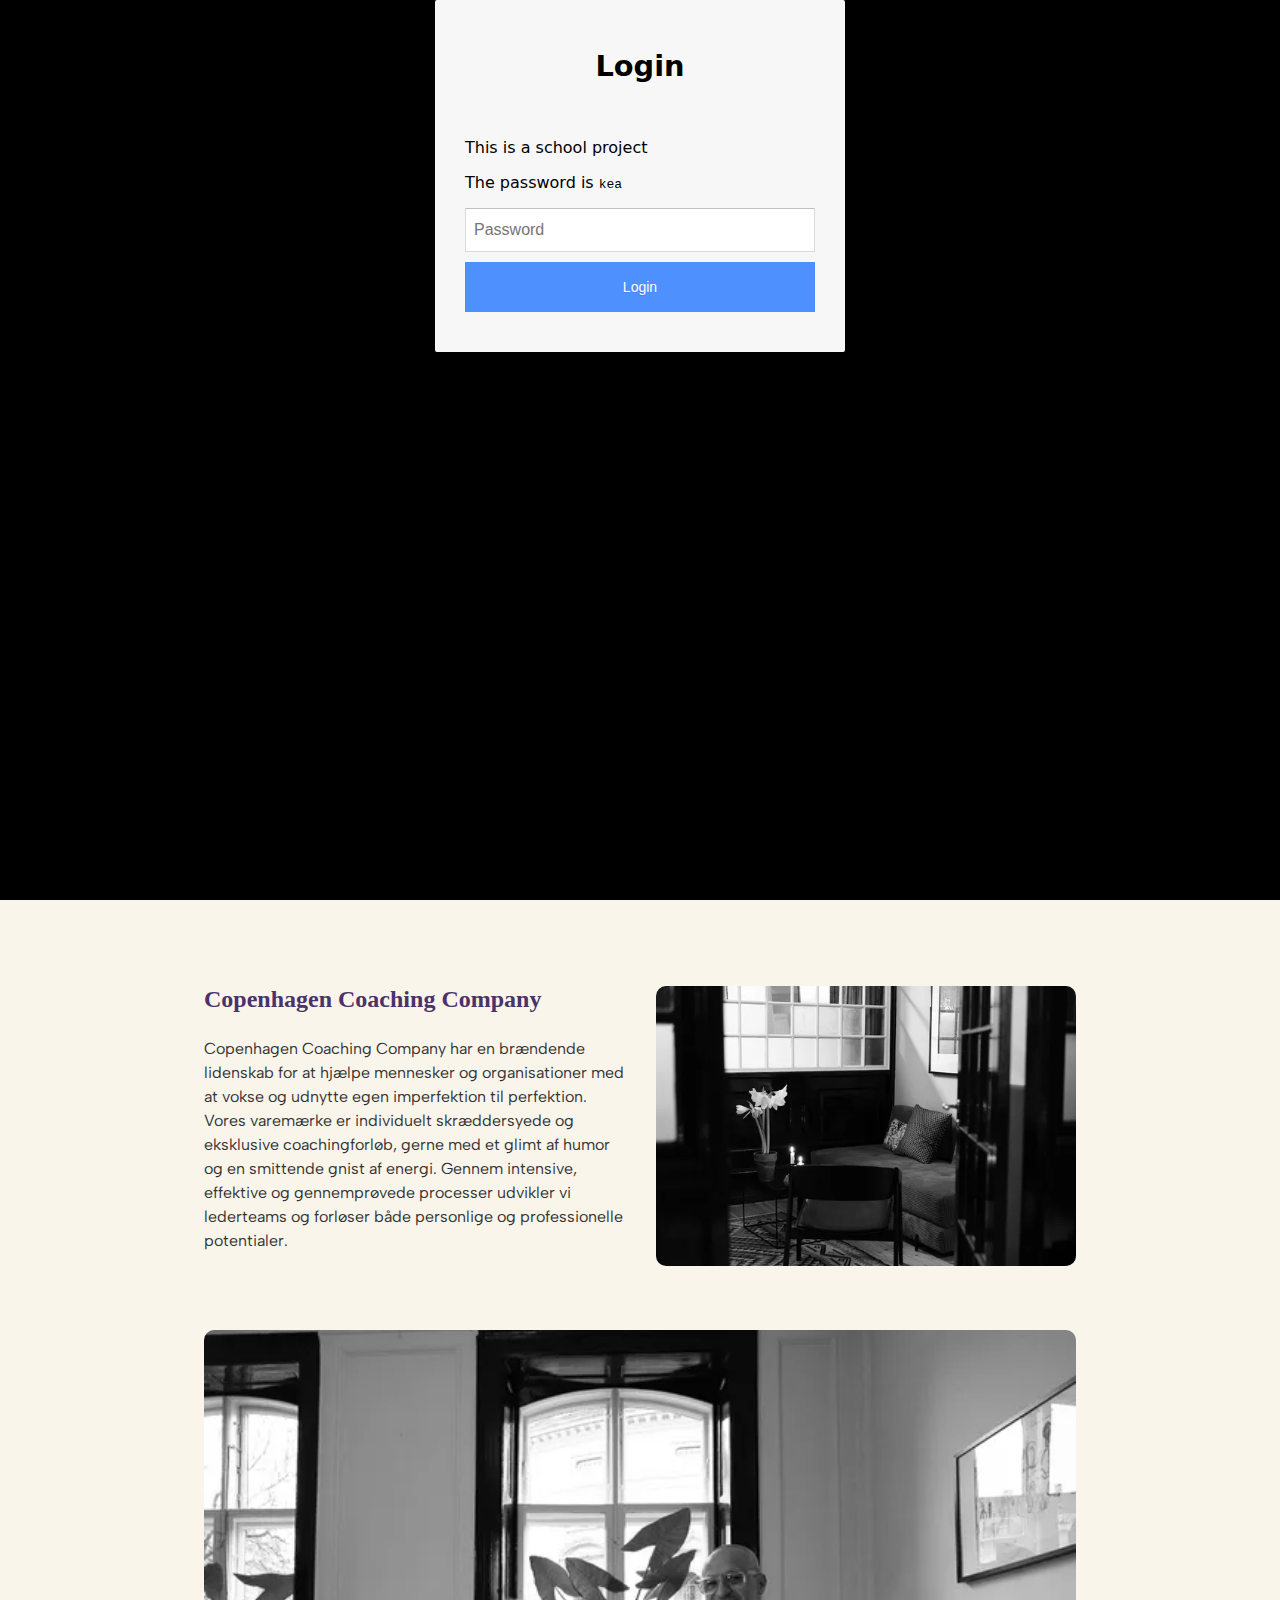
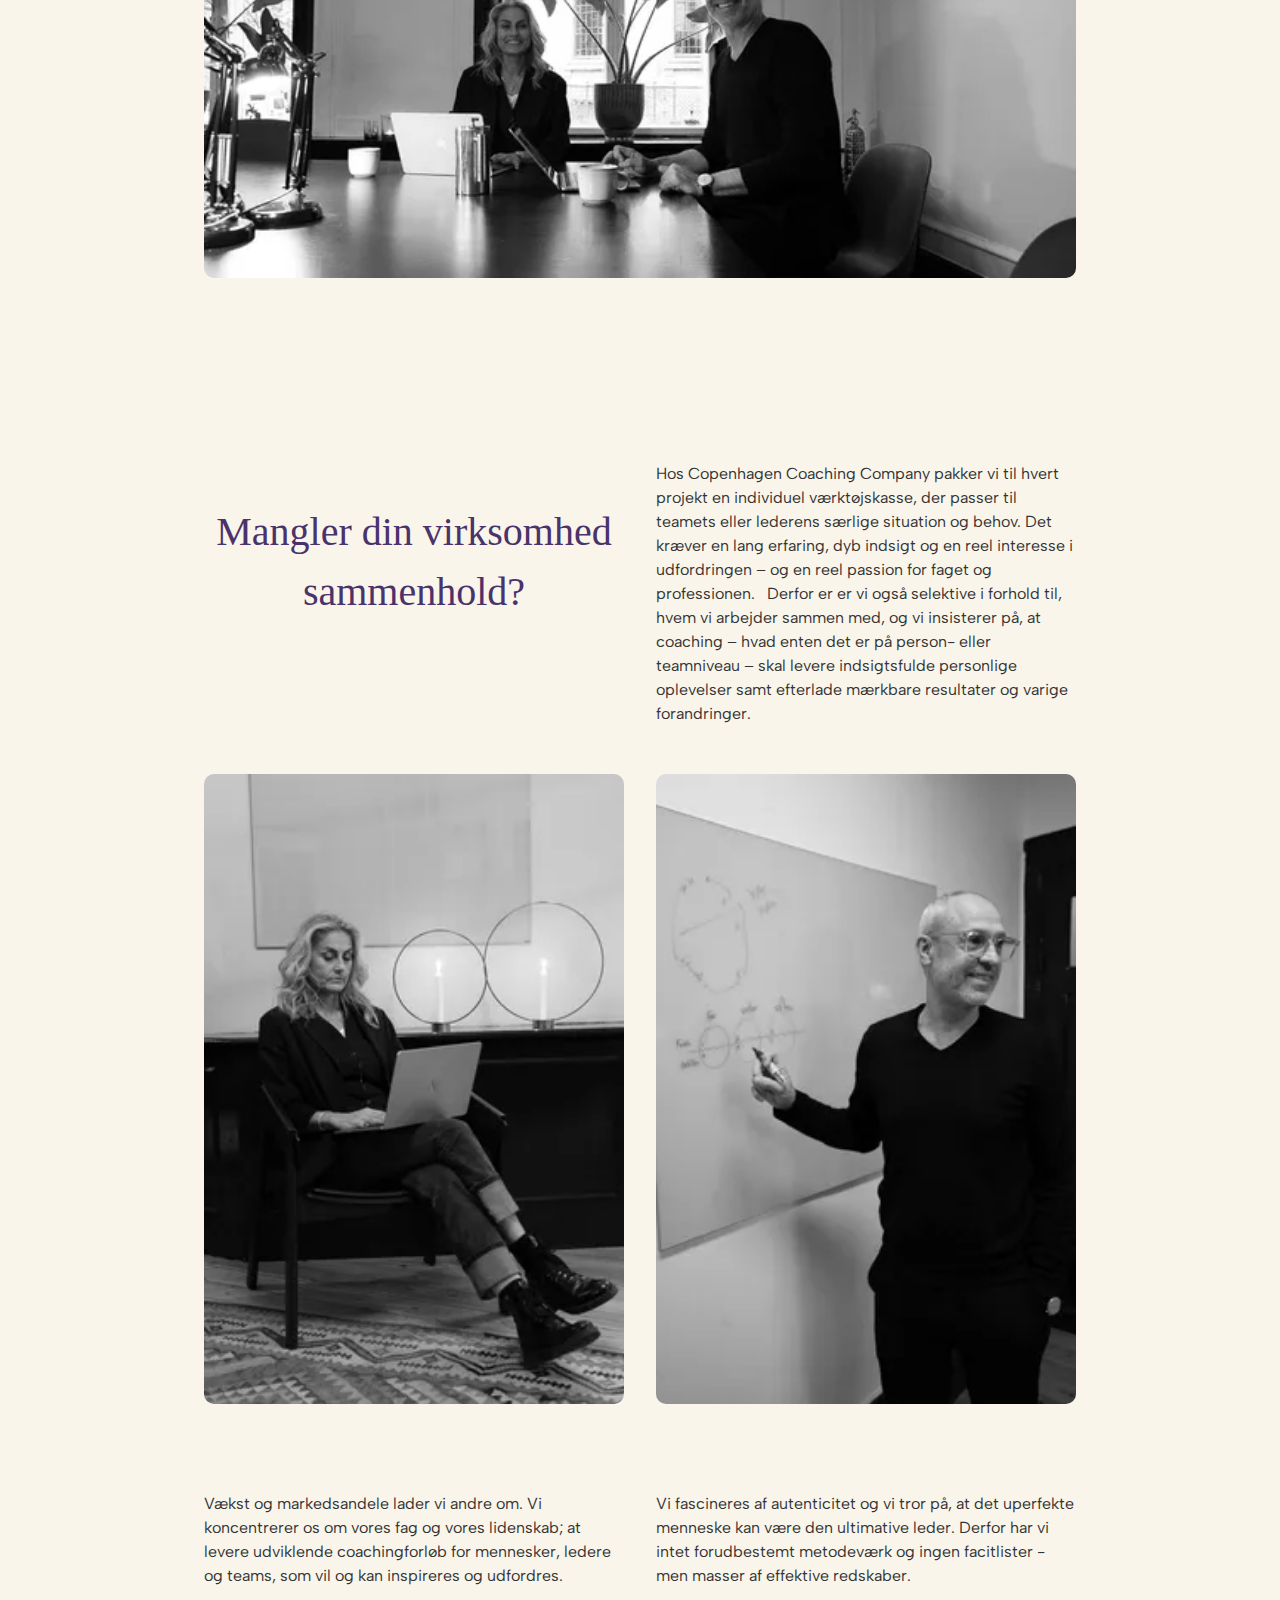
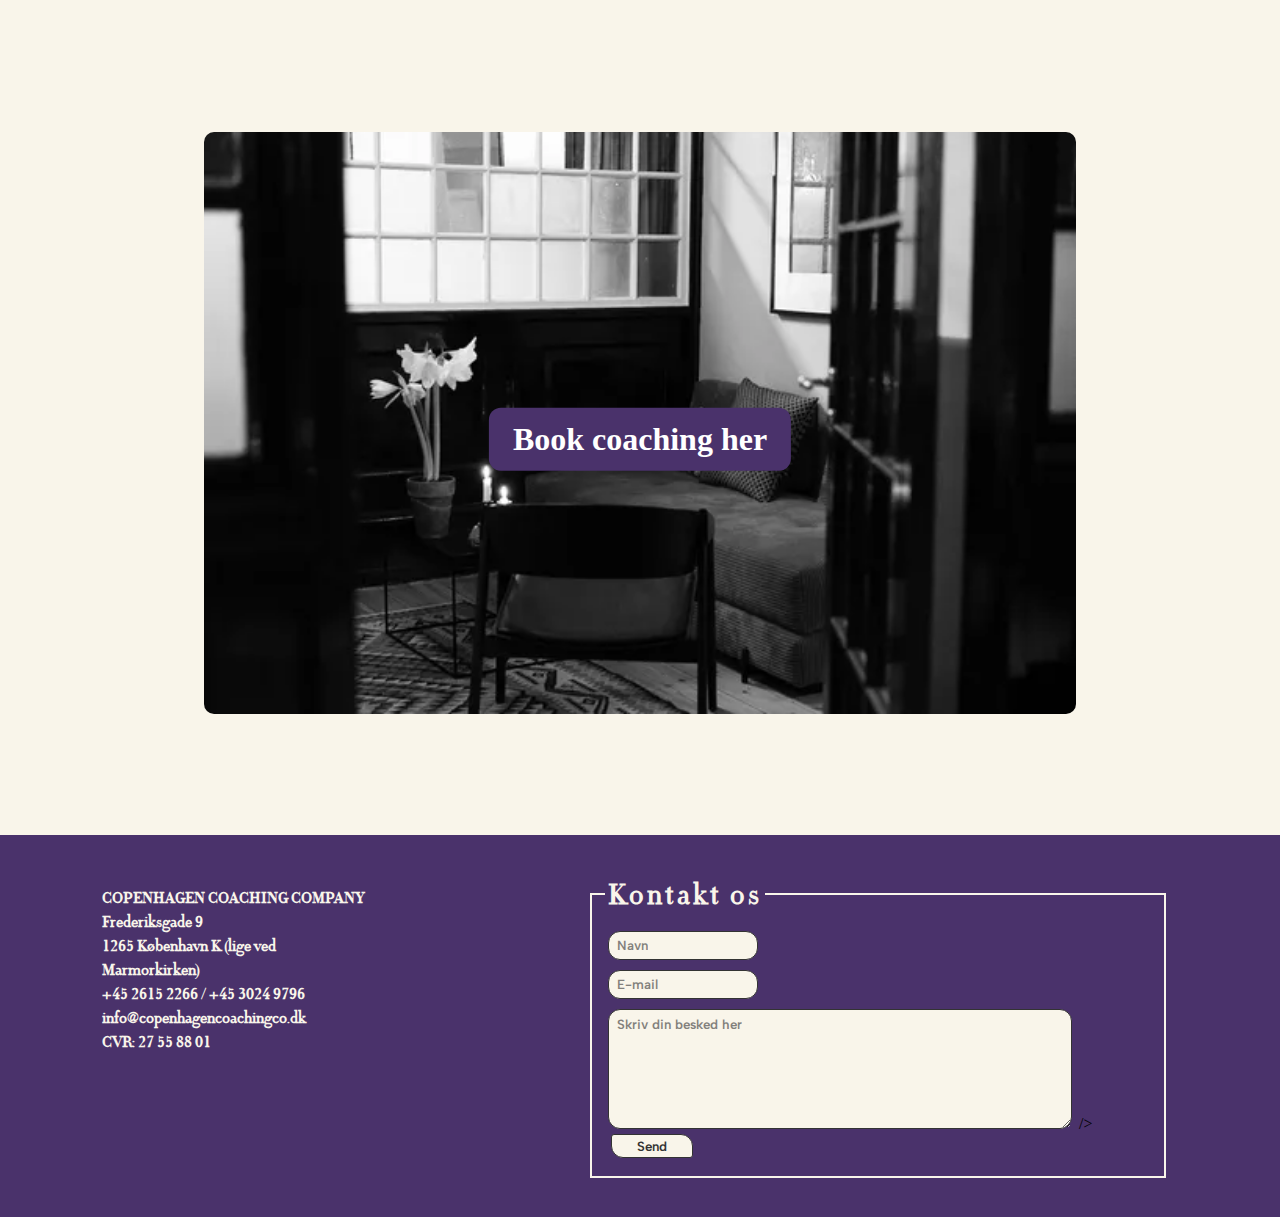
<file: index.html>
<!DOCTYPE html>
<html lang="da">
  <head>
    <meta charset="UTF-8" />
    <meta name="viewport" content="width=device-width, initial-scale=1.0" />
    <link rel="stylesheet" href="css/mutual_styles.css" />
    <link rel="stylesheet" href="css/forside.css" />
    <meta name="robots" content="noindex" />
    <!-- FONT -->
    <link rel="preconnect" href="https://fonts.googleapis.com" />
    <link rel="preconnect" href="https://fonts.gstatic.com" crossorigin />
    <link
      href="https://fonts.googleapis.com/css2?family=Albert+Sans:ital,wght@0,100..900;1,100..900&display=swap"
      rel="stylesheet"
    />
    <!-- FONT -->

    <title>Copenhagen Coaching Company</title>
  </head>
  <body>
    <header>
      <nav>
        <div class="placer"></div>
        <a href="index.html"
          ><img class="logo" src="billeder/CCC.LOGO.webp" alt="CCC Logo"
        /></a>
        <ul class="menu">
          <li><a href="index.html">Forside</a></li>
          <li><a href="ydelser.html">Vores Ydelser</a></li>
          <li><a href="hvem-er-vi.html">Hvem er vi?</a></li>
          <li><a href="kontakt.html">Kontakt</a></li>
        </ul>
        <div class="burger">
          <div class="line"></div>
          <div class="line"></div>
          <div class="line"></div>
        </div>
      </nav>
      <hr />
    </header>

    <main>
      <blockquote class="hide_desktop">
        "Eksklusive og effektive coachingforløb forløser både personlige og
        professionelle potentialer"
      </blockquote>
      <section class="none_to_grid_1-1" id="firstgrid">
        <div>
          <img
            src="billeder/fælles_1_result.webp"
            alt="Kirsten Cleeman og Rene Bach"
            class="aspect_1-1"
          />
        </div>

        <div class="center1">
          <blockquote class="show_desktop">
            "Eksklusive og effektive coachingforløb forløser både personlige og
            professionelle potentialer"
          </blockquote>
          <p class="p1">
            Har vi det du søger? Har ovenstående vakt din interesse, skal du
            være meget velkommen til at kontakte os for et uforpligtende tilbud
            eller for drøftelse af din konkrete problemstilling.
          </p>
          <a href="kontakt.html" class="button">KONTAKT OS</a>
        </div>
      </section>

      <section class="none_to_grid_1-1">
        <div>
          <h2>Copenhagen Coaching Company</h2>
          <p>
            Copenhagen Coaching Company har en brændende lidenskab for at hjælpe
            mennesker og organisationer med at vokse og udnytte egen
            imperfektion til perfektion.   Vores varemærke er individuelt
            skræddersyede og eksklusive coachingforløb, gerne med et glimt af
            humor og en smittende gnist af energi. Gennem intensive, effektive
            og gennemprøvede processer udvikler vi lederteams og forløser både
            personlige og professionelle potentialer.
          </p>
        </div>
        <div>
          <img
            src="billeder/lokale_1_result.webp"
            alt="Lokale"
            class="aspect_3-2"
          />
        </div>

        <div class="span_2c">
          <img
            src="billeder/fælles_2_result.webp"
            alt="Kirsten Cleeman og Rene Bach ved et bord"
            class="aspect_s2"
          />
        </div>
      </section>

      <section class="none_to_grid_1-1">
        <p class="stortxt">Mangler din virksomhed sammenhold?</p>
        <div>
          <p>
            Hos Copenhagen Coaching Company pakker vi til hvert projekt en
            individuel værktøjskasse, der passer til teamets eller lederens
            særlige situation og behov. Det kræver en lang erfaring, dyb indsigt
            og en reel interesse i udfordringen – og en reel passion for faget
            og professionen.   Derfor er er vi også selektive i forhold til,
            hvem vi arbejder sammen med, og vi insisterer på, at coaching – hvad
            enten det er på person- eller teamniveau – skal levere indsigtsfulde
            personlige oplevelser samt efterlade mærkbare resultater og varige
            forandringer.
          </p>
        </div>

        <img
          src="billeder/kirsten_4_result.webp"
          alt="Kirsten på computer"
          class="aspect_2-3"
        />

        <img
          src="billeder/Rene_6_result.webp"
          alt="Rene pejer på en tavle"
          class="aspect_2-3"
        />

        <p>
          Vækst og markedsandele lader vi andre om. Vi koncentrerer os om vores
          fag og vores lidenskab; at levere udviklende coachingforløb for
          mennesker, ledere og teams, som vil og kan inspireres og udfordres.
        </p>
        <p>
          Vi fascineres af autenticitet og vi tror på, at det uperfekte menneske
          kan være den ultimative leder. Derfor har vi intet forudbestemt
          metodeværk og ingen facitlister - men masser af effektive redskaber.
        </p>
      </section>

      <div class="image-container">
        <img
          src="billeder/lokale_1_result.webp"
          alt="Flot lokale"
          class="aspect_3-2"
        />
        <a href="kontakt.html" class="button2">Book coaching her</a>
      </div>
    </main>

    <footer>
      <p class="footerp">
        COPENHAGEN COACHING COMPANY <br />
        Frederiksgade 9 <br />
        1265 København K (lige ved Marmorkirken) <br />
        +45 2615 2266 / +45 3024 9796 <br />
        info@copenhagencoachingco.dk <br />
        CVR: 27 55 88 01
      </p>

      <form>
        <fieldset class="kontaktform">
          <legend>Kontakt os</legend>
          <label for="fnavn">
            <input
              type="text"
              name="fnavn"
              id="fnavn"
              required
              placeholder="Navn"
            />
          </label>

          <label for="mail">
            <input
              type="email"
              name="email"
              id="email"
              required
              placeholder="E-mail"
            />
          </label>

          <label for="besked">
            <textarea
              name="besked"
              id="besked"
              required
              placeholder="Skriv din besked her"
            ></textarea>
            /></label
          >

          <button type="submit" id="submit">Send</button>
        </fieldset>
      </form>
    </footer>
    <script src="js/menu.js"></script>
    <script src="js/login.js"></script>
  </body>
</html>
</file>
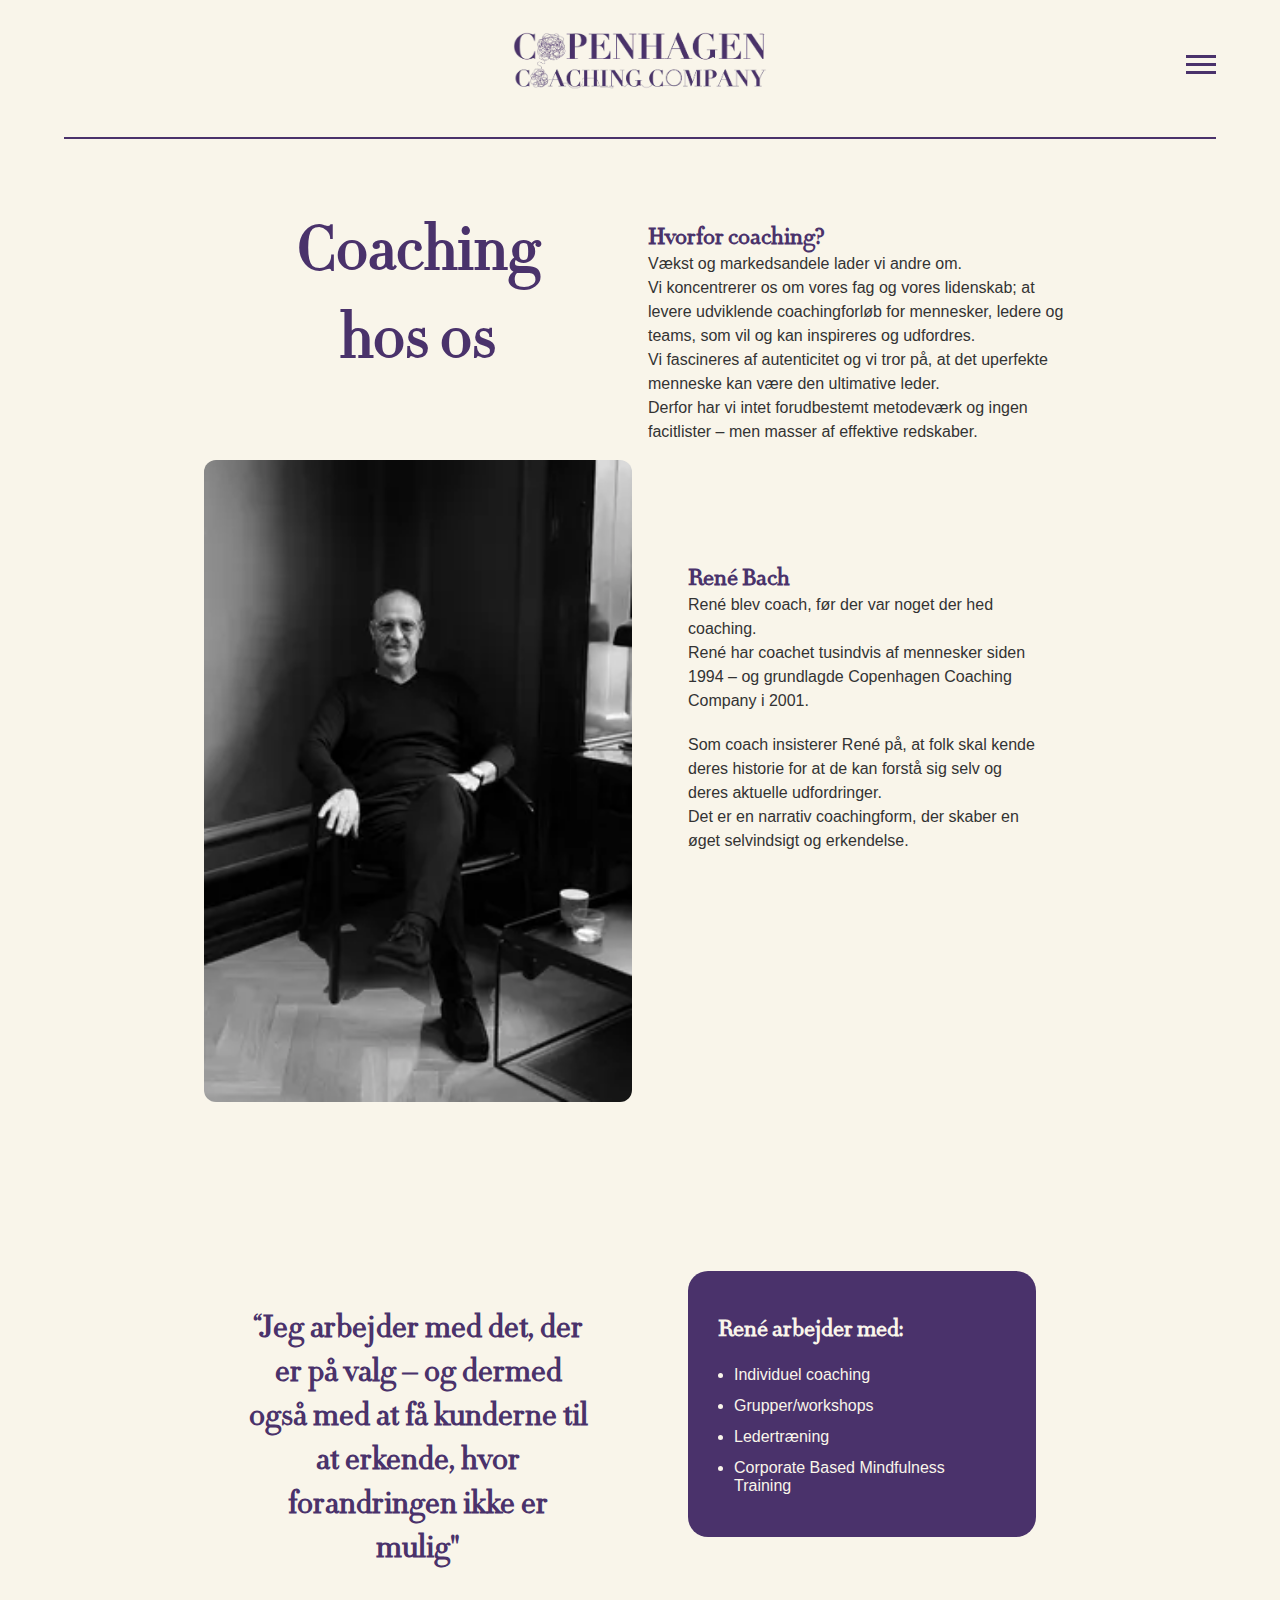
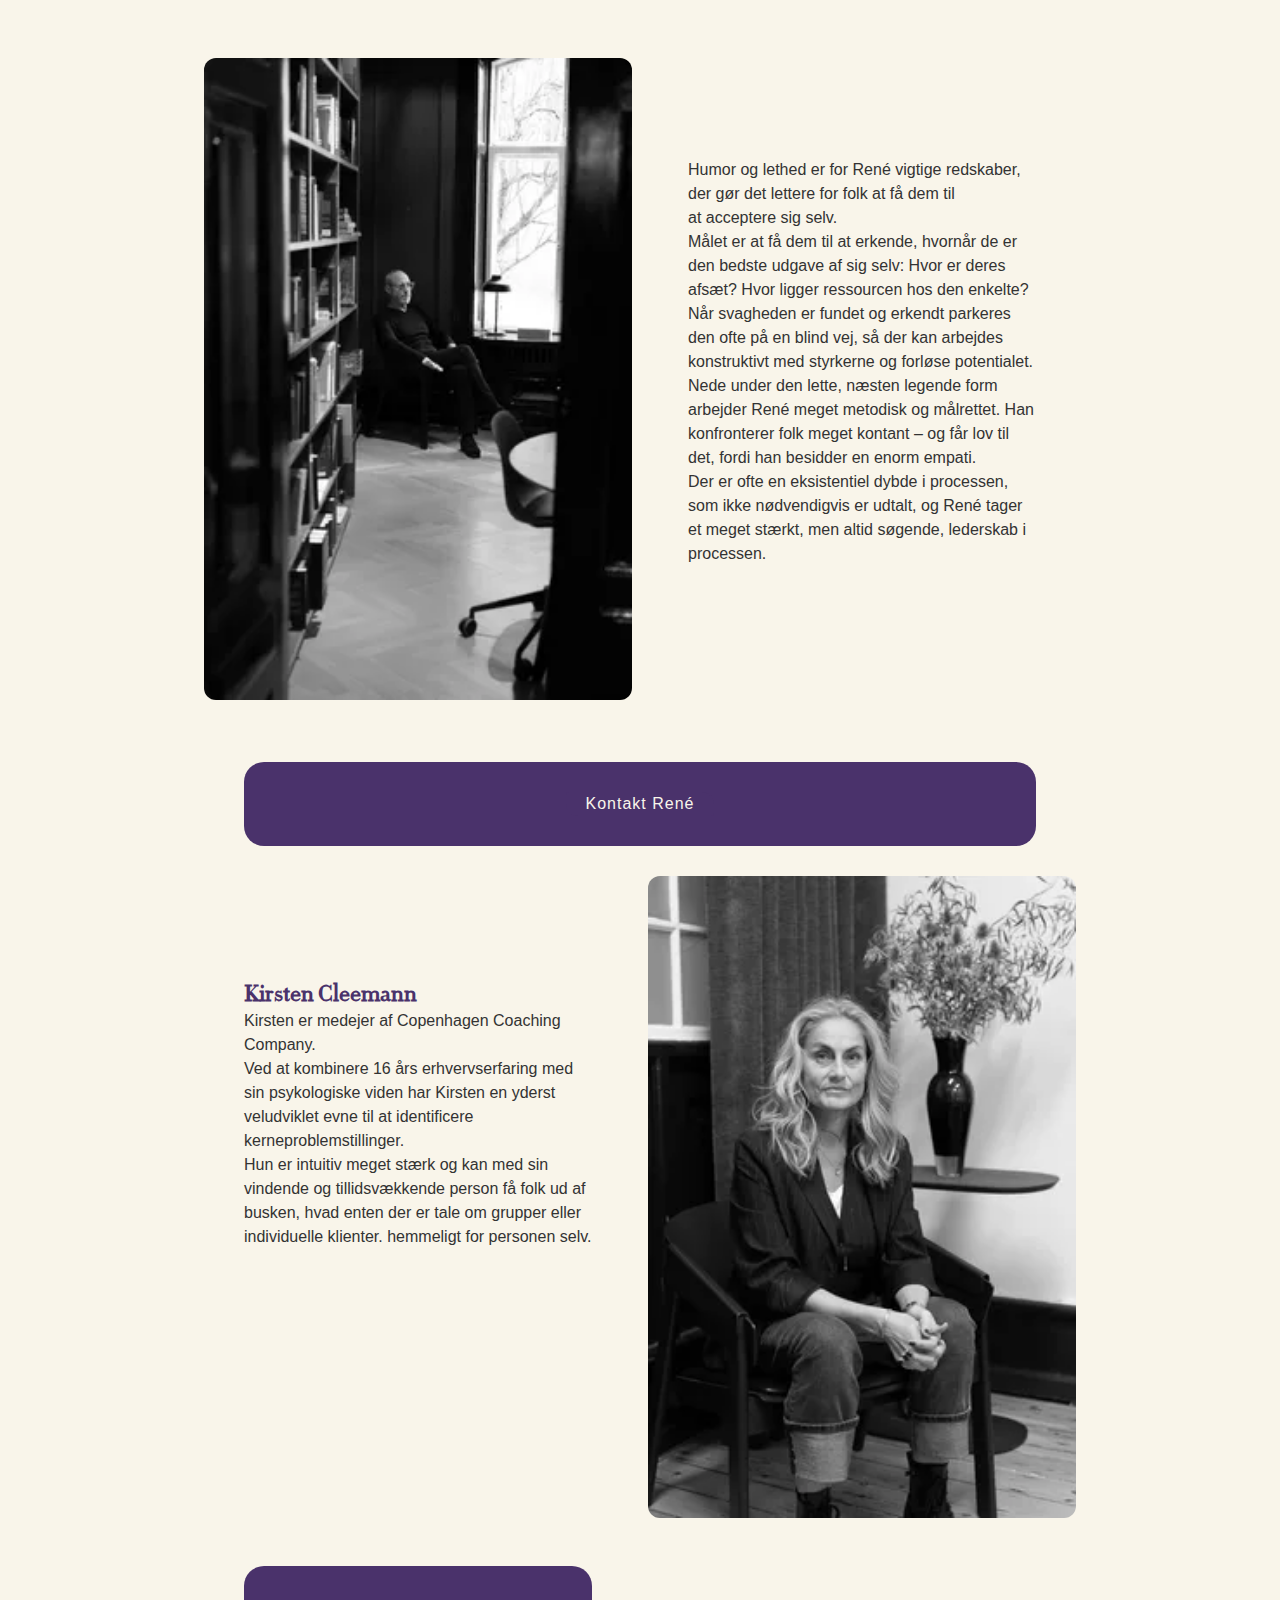
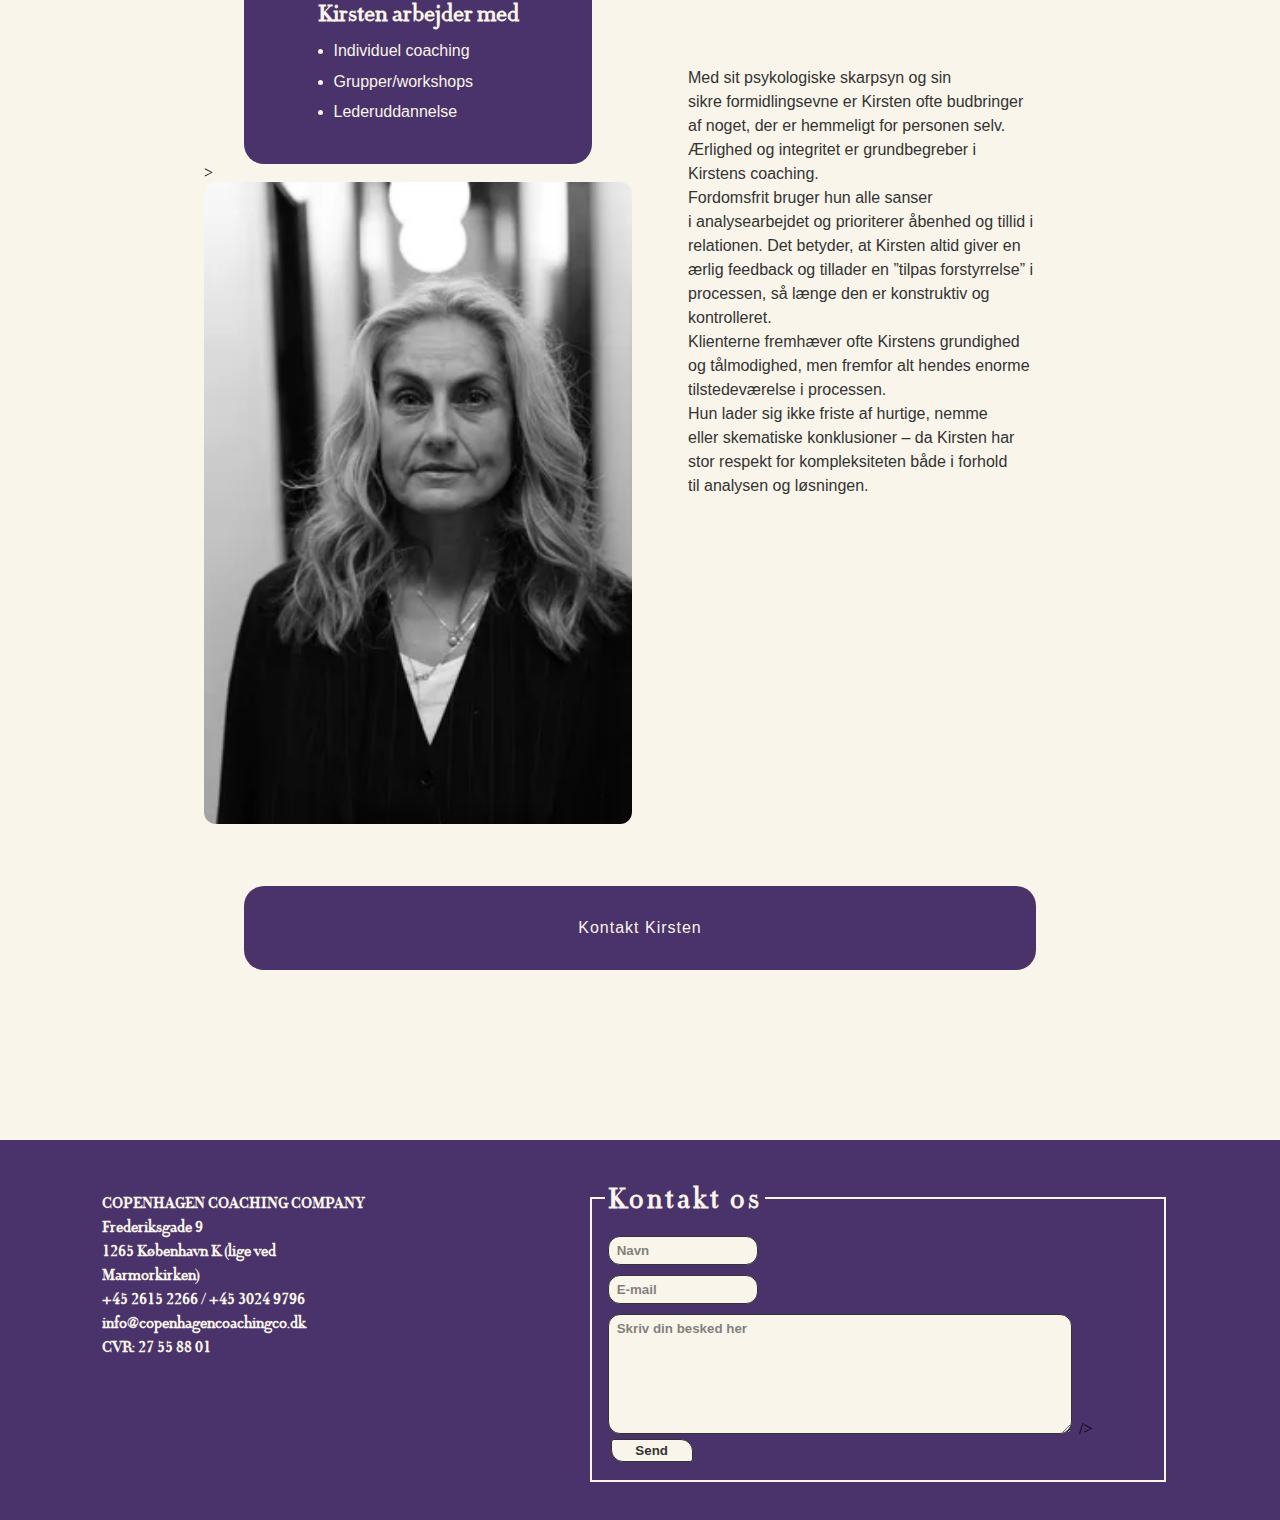
<file: hvem-er-vi.html>
<!DOCTYPE html>
<html lang="da">
  <head>
    <meta charset="UTF-8" />
    <meta name="viewport" content="width=device-width, initial-scale=1.0" />
    <link rel="stylesheet" href="css/hvem-er-vi.css" />
    <link rel="stylesheet" href="css/mutual_styles.css" />
    <title>Om</title>
  </head>
  <body>
    <header>
      <nav>
        <div class="placer"></div>
        <a href="index.html"
          ><img class="logo" src="billeder/CCC.LOGO.webp" alt="CCC Logo"
        /></a>

        <ul class="menu">
          <li><a href="index.html">Forside</a></li>
          <li><a href="ydelser.html">Vores Ydelser</a></li>
          <li><a href="hvem-er-vi.html">Hvem er vi?</a></li>
          <li><a href="kontakt.html">Kontakt</a></li>
        </ul>
        <div class="burger">
          <div class="line"></div>
          <div class="line"></div>
          <div class="line"></div>
        </div>
      </nav>
      <hr />
    </header>

    <main>
      <section class="hero_om">
        <div class="none_to_grid_1-1">
          <h1 class="hero_overskrift">
            Coaching <br />
            hos os
          </h1>

          <div class="hero_text">
            <h2>Hvorfor coaching?</h2>
            <p>
              Vækst og markedsandele lader vi andre om. <br />
              Vi koncentrerer os om vores fag og vores lidenskab; at levere
              udviklende coachingforløb for mennesker, ledere og teams, som vil
              og kan inspireres og udfordres. <br />
              Vi fascineres af autenticitet og vi tror på, at det uperfekte
              menneske kan være den ultimative leder. <br />
              Derfor har vi intet forudbestemt metodeværk og ingen facitlister –
              men masser af effektive redskaber.
            </p>
          </div>
        </div>
      </section>

      <section class="rene">
        <div class="none_to_grid_1-1">
          <div>
            <img
              src="billeder/rene_1_result.webp"
              alt="René Bach"
              class="aspect_2-3"
            />
          </div>

          <div class="rene_text_2">
            <h2>René Bach</h2>
            <p>
              René blev coach, før der var noget der hed coaching. <br />
              René har coachet tusindvis af mennesker siden 1994 – og grundlagde
              Copenhagen Coaching Company i 2001.
            </p>

            <div class="rene_text_2_1">
              <p>
                Som coach insisterer René på, at folk skal kende deres historie
                for at de kan forstå sig selv og deres aktuelle udfordringer.
                <br />
                Det er en narrativ coachingform, der skaber en øget selvindsigt
                og erkendelse.
              </p>
            </div>
          </div>

          <blockquote>
            “Jeg arbejder med det, der er på valg – og dermed også med at få
            kunderne til at erkende, hvor forandringen ikke er mulig"
          </blockquote>

          <div class="rene_arbejder_med">
            <h2 class="rene_arbejder_med_h2">René arbejder med:</h2>
            <ul>
              <li>Individuel coaching</li>
              <li>Grupper/workshops</li>
              <li>Ledertræning</li>
              <li>Corporate Based Mindfulness Training</li>
            </ul>
          </div>
        </div>

        <div class="none_to_grid_1-1">
          <div>
            <img
              src="billeder/rene_2_result.webp"
              alt="René Bach"
              class="aspect_2-3"
            />
          </div>
          <div class="rene_text_1">
            <p>
              Humor og lethed er for René vigtige redskaber, der gør det lettere
              for folk at få dem til at acceptere sig selv. <br />
              Målet er at få dem til at erkende, hvornår de er den bedste udgave
              af sig selv: Hvor er deres afsæt? Hvor ligger ressourcen hos den
              enkelte? <br />
              Når svagheden er fundet og erkendt parkeres den ofte på en blind
              vej, så der kan arbejdes konstruktivt med styrkerne og forløse
              potentialet. <br />
              Nede under den lette, næsten legende form arbejder René meget
              metodisk og målrettet. Han konfronterer folk meget kontant – og
              får lov til det, fordi han besidder en enorm empati. <br />
              Der er ofte en eksistentiel dybde i processen, som ikke
              nødvendigvis er udtalt, og René tager et meget stærkt, men altid
              søgende, lederskab i processen.
            </p>
          </div>
        </div>

        <div class="contact_div">
          <a class="kontakt" href="kontakt.html">Kontakt René</a>
        </div>
      </section>

      <section class="bg_color1">
        <div class="none_to_grid_1-1">
          <div class="kirsten_text_1">
            <h2>Kirsten Cleemann</h2>
            <p>
              Kirsten er medejer af Copenhagen Coaching Company. <br />
              Ved at kombinere 16 års erhvervserfaring med sin psykologiske
              viden har Kirsten en yderst veludviklet evne til at identificere
              kerneproblemstillinger. <br />
              Hun er intuitiv meget stærk og kan med sin vindende og
              tillidsvækkende person få folk ud af busken, hvad enten der er
              tale om grupper eller individuelle klienter. hemmeligt for
              personen selv.
            </p>
          </div>

          <div>
            <img
              src="billeder/kirsten_1_result.webp"
              alt="Kirsten Cleemann"
              class="aspect_2-3"
            />
          </div>

          <div>
            <div class="kirsten_arbejder_med">
              <h2 class="kirsten_arbejder_med_h2">Kirsten arbejder med</h2>
              <ul>
                <li>Individuel coaching</li>
                <li>Grupper/workshops</li>
                <li>Lederuddannelse</li>
              </ul>
            </div>
            <div>
              >
              <img
                src="billeder/kirsten_3_result.webp"
                alt="Kirsten Cleemann"
                class="aspect_2-3"
              />
            </div>
          </div>
          <div class="kirsten_text_2">
            <p>
              Med sit psykologiske skarpsyn og sin sikre formidlingsevne er
              Kirsten ofte budbringer af noget, der er hemmeligt for personen
              selv.<br />
              Ærlighed og integritet er grundbegreber i Kirstens coaching.
              <br />
              Fordomsfrit bruger hun alle sanser i analysearbejdet og
              prioriterer åbenhed og tillid i relationen. Det betyder, at
              Kirsten altid giver en ærlig feedback og tillader en ”tilpas
              forstyrrelse” i processen, så længe den er konstruktiv og
              kontrolleret. <br />
              Klienterne fremhæver ofte Kirstens grundighed og tålmodighed, men
              fremfor alt hendes enorme tilstedeværelse i processen. <br />
              Hun lader sig ikke friste af hurtige, nemme eller skematiske
              konklusioner – da Kirsten har stor respekt for kompleksiteten både
              i forhold til analysen og løsningen.    
            </p>
          </div>
        </div>

        <div class="contact_div">
          <a class="kontakt" href="kontakt.html">Kontakt Kirsten </a>
        </div>
      </section>
    </main>

    <footer>
      <p>
        COPENHAGEN COACHING COMPANY <br />
        Frederiksgade 9 <br />
        1265 København K (lige ved Marmorkirken) <br />
        +45 2615 2266 / +45 3024 9796 <br />
        info@copenhagencoachingco.dk <br />
        CVR: 27 55 88 01
      </p>

      <form>
        <fieldset class="kontaktform">
          <legend>Kontakt os</legend>
          <label for="fnavn">
            <input
              type="text"
              name="fnavn"
              id="fnavn"
              required
              placeholder="Navn"
            />
          </label>

          <label for="mail">
            <input
              type="email"
              name="email"
              id="email"
              required
              placeholder="E-mail"
            />
          </label>

          <label for="besked">
            <textarea
              name="besked"
              id="besked"
              required
              placeholder="Skriv din besked her"
            ></textarea>
            /></label
          >

          <button type="submit" id="submit">Send</button>
        </fieldset>
      </form>
    </footer>
    <script src="js/menu.js"></script>
  </body>
</html>
</file>
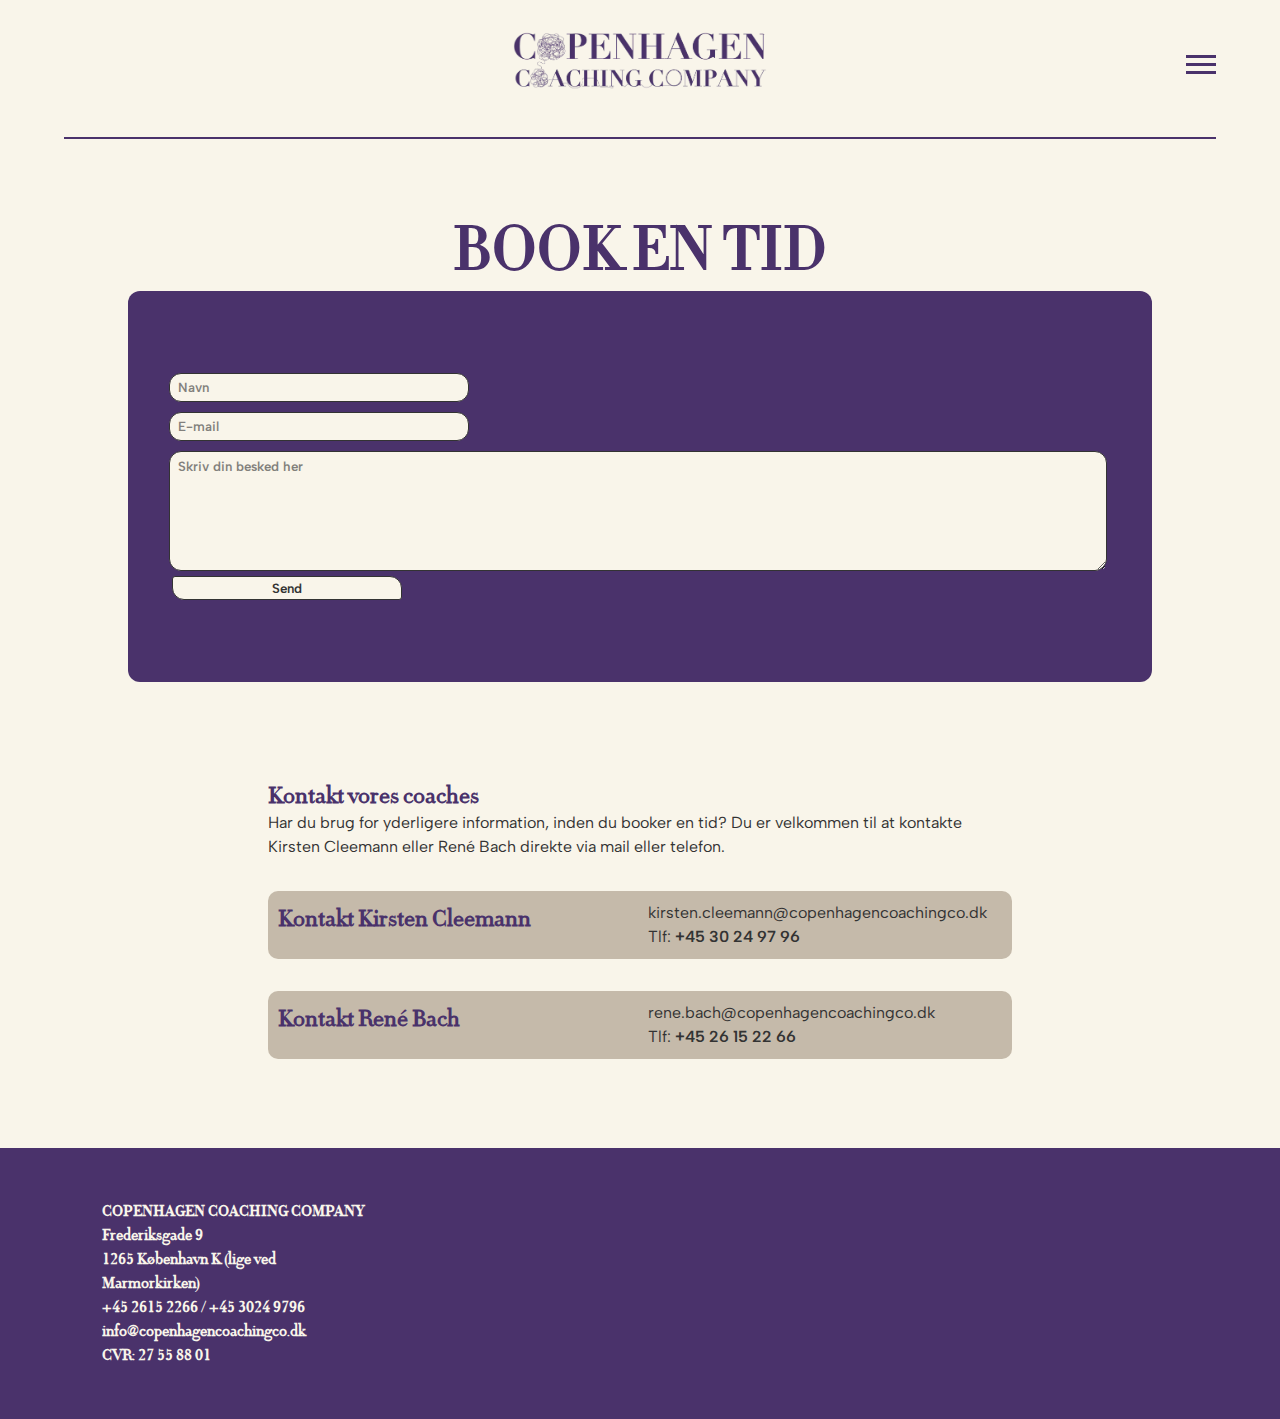
<file: kontakt.html>
<!DOCTYPE html>
<html lang="da">
  <head>
    <meta charset="UTF-8" />
    <meta name="viewport" content="width=device-width, initial-scale=1.0" />
    <link rel="stylesheet" href="css/mutual_styles.css" />
    <link rel="stylesheet" href="css/kontakt.css" />
    <meta name="robots" content="noindex" />
    <!-- FONT -->
    <link rel="preconnect" href="https://fonts.googleapis.com" />
    <link rel="preconnect" href="https://fonts.gstatic.com" crossorigin />
    <link
      href="https://fonts.googleapis.com/css2?family=Albert+Sans:ital,wght@0,100..900;1,100..900&display=swap"
      rel="stylesheet"
    />
    <!-- FONT -->

    <title>Kontakt</title>
  </head>
  <body>
    <header>
      <nav>
        <div class="placer"></div>
        <a href="index.html"
          ><img class="logo" src="billeder/CCC.LOGO.webp" alt="CCC Logo"
        /></a>
        <ul class="menu">
          <li><a href="index.html">Forside</a></li>
          <li><a href="ydelser.html">Vores Ydelser</a></li>
          <li><a href="hvem-er-vi.html">Hvem er vi?</a></li>
          <li><a href="kontakt.html">Kontakt</a></li>
        </ul>
        <div class="burger">
          <div class="line"></div>
          <div class="line"></div>
          <div class="line"></div>
        </div>
      </nav>
      <hr />
    </header>

    <main>
      <h1>BOOK EN TID</h1>
      <form>
        <fieldset class="kontaktform">
          <legend>Kontakt os</legend>
          <label for="fnavn">
            <input
              type="text"
              name="fnavn"
              id="fnavn"
              required
              placeholder="Navn"
            />
          </label>

          <label for="mail">
            <input
              type="email"
              name="email"
              id="email"
              required
              placeholder="E-mail"
            />
          </label>

          <label for="besked">
            <textarea
              name="besked"
              id="besked"
              required
              placeholder="Skriv din besked her"
            ></textarea>
          </label>

          <button type="submit" id="submit">Send</button>
        </fieldset>
      </form>
      <div class="kontaktinfo">
        <h2 class="kontakt1">Kontakt vores coaches</h2>
        <p>
          Har du brug for yderligere information, inden du booker en tid? Du er
          velkommen til at kontakte Kirsten Cleemann eller René Bach direkte via
          mail eller telefon.
        </p>
        <div class="none_to_grid_1-1 bg_color3 Kirsten1">
          <h2>Kontakt Kirsten Cleemann</h2>
          <p>
            kirsten.cleemann@copenhagencoachingco.dk <br />Tlf:
            <a href="tel:+4530249796">+45 30 24 97 96</a>
          </p>
        </div>
        <div class="none_to_grid_1-1 bg_color3 Rene1">
          <h2>Kontakt René Bach</h2>
          <p>
            rene.bach@copenhagencoachingco.dk <br />Tlf:
            <a href="tel:+4526152266"> +45 26 15 22 66</a>
          </p>
        </div>
      </div>
    </main>

    <footer>
      <p>
        COPENHAGEN COACHING COMPANY <br />
        Frederiksgade 9 <br />
        1265 København K (lige ved Marmorkirken) <br />
        +45 2615 2266 / +45 3024 9796 <br />
        info@copenhagencoachingco.dk <br />
        CVR: 27 55 88 01
      </p>
    </footer>
    <script src="js/menu.js"></script>
  </body>
</html>
</file>
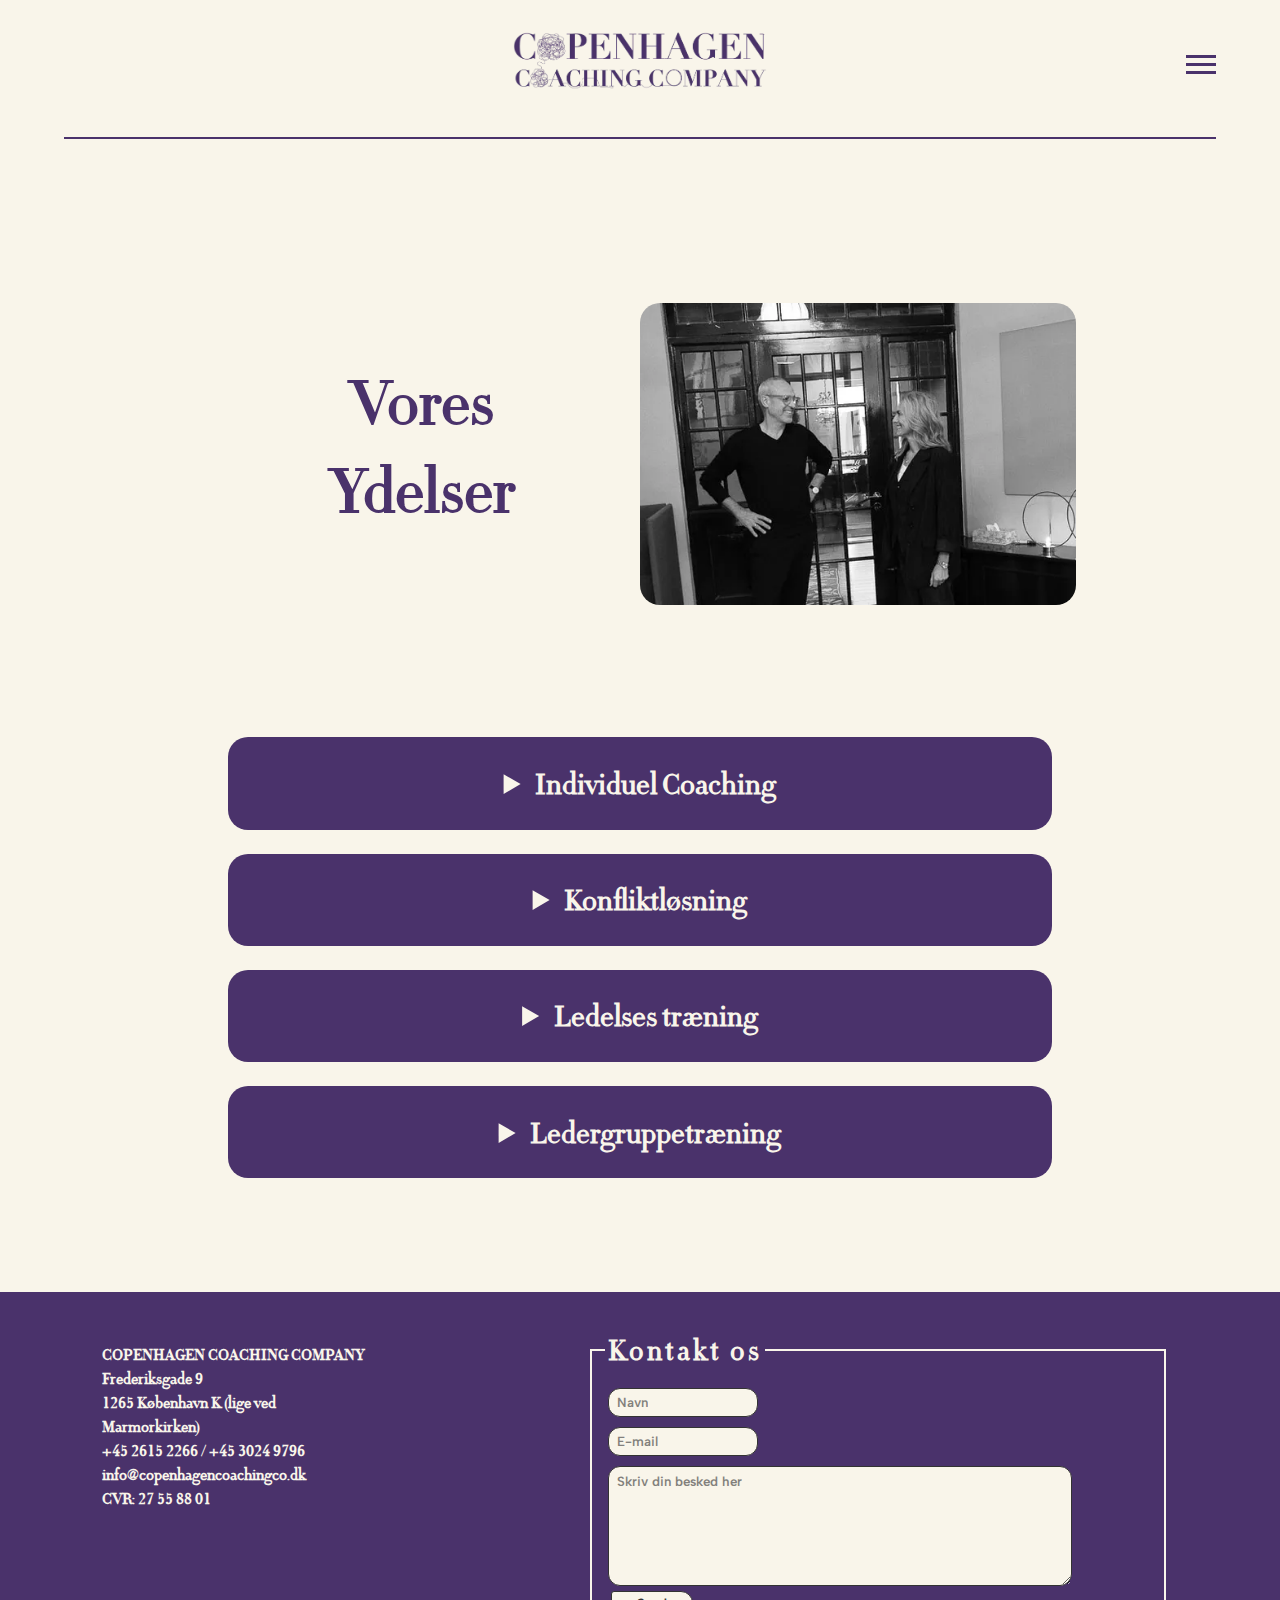
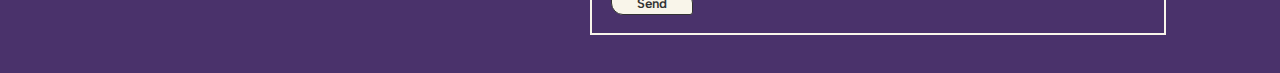
<file: ydelser.html>
<!DOCTYPE html>
<html lang="da">
  <head>
    <meta charset="UTF-8" />
    <meta name="viewport" content="width=device-width, initial-scale=1.0" />
    <link rel="stylesheet" href="css/mutual_styles.css" />
    <link rel="stylesheet" href="css/ydelser.css" />
    <meta name="robots" content="noindex" />
    <!-- FONT -->
    <link rel="preconnect" href="https://fonts.googleapis.com" />
    <link rel="preconnect" href="https://fonts.gstatic.com" crossorigin />
    <link
      href="https://fonts.googleapis.com/css2?family=Albert+Sans:ital,wght@0,100..900;1,100..900&display=swap"
      rel="stylesheet"
    />
    <!-- FONT -->

    <title>Ydelser</title>
  </head>

  <body>
    <header>
      <nav>
        <div class="placer"></div>
        <a href="index.html"
          ><img class="logo" src="billeder/CCC.LOGO.webp" alt="CCC Logo"
        /></a>
        <ul class="menu">
          <li><a href="index.html">Forside</a></li>
          <li><a href="ydelser.html">Vores Ydelser</a></li>
          <li><a href="hvem-er-vi.html">Hvem er vi?</a></li>
          <li><a href="kontakt.html">Kontakt</a></li>
        </ul>
        <div class="burger">
          <div class="line"></div>
          <div class="line"></div>
          <div class="line"></div>
        </div>
      </nav>
      <hr />
    </header>

    <main>
      <!------------------------------------HERO---------------------------------------->
      <div class="ydelser_hero">
        <h1>
          Vores <br />
          Ydelser
        </h1>
        <img
          src="billeder/fælles_4_result.webp"
          alt="Kirsten og Rene"
          class="aspect_s1"
        />
      </div>
      <!-- -----------------------------------INDIVIDUEL COACHING----------------------------------------- -->
      <section class="bg_color2">
        <details>
          <summary>Individuel Coaching</summary>
          <div class="none_to_grid_1-1">
            <div>
              <blockquote>
                "Eksklusive og effektive coachingforløb forløser både personlige
                og professionelle potentialer"
              </blockquote>
            </div>
            <div>
              <img
                src="billeder/stregtegning3.webp"
                alt="Hjerne"
                class="hjerne"
              />
            </div>
          </div>
          <div class="none_to_grid_1-1_text">
            <p>
              Den individuelle proces skræddersys til den enkelte leders behov.
              Den har derfor mange former, og forløbet kan sammensættes, så det
              passer til både økonomi og behov. <br />
              Målgruppen for individuel ledercoaching er professionelle, som
              ønsker at udvikle deres lederskab. <br />
              Nedenfor er processen beskrevet ud fra elementer som
              erfaringsmæssigt kan indgå i den individuelle coaching.
            </p>

            <p>
              Lederforløbet er sammensat af et antal sessioner af typisk to
              timers varighed. Der kan efter ønske udarbejdes et referat efter
              hver session. Der påregnes ca. en times forberedelse inden hver
              session.
            </p>
          </div>
          <div class="none_to_grid_forlob bg_color1">
            <!--HAR LAVET SÅ DEN ER I 1 KOLONNE ISTEDET FOR 2, FOR BEDRE OVERBLIK-->
            <h2>Processen</h2>
            <ul>
              <li>
                Nu-situation. Vi begynder med et møde mellem coach og leder,
                hvor processen gennemgås og forklares. Vi afdækker målsætninger
                for forløbet og udarbejder en plan for processen.
              </li>
              <li>
                360 graders analyse. Analysen foretages via kvalitative
                interviews – både privat og fagligt. Vi afdækker styrker og
                svagheder, trusler og muligheder. Som tillæg laver vi gerne en
                skriftlig afdækning baseret på kvantitative spørgeskemaer.
              </li>
              <li>
                Lederskabsobservationer. Lederen tager sin coach med på sit
                teammøde eller ledergruppemøde. Coachen holder sig i baggrunden,
                observerer og samler på indtryk. Observationerne sammenfattes i
                et notat, som fremsendes til gennemlæsning inden den
                efterfølgende coachingsession.
              </li>
              <li>
                Værdiafdækning. Vi afdækker de personlige trækkræfter. Vi
                skelner imellem skueværdier og dybere grundværdier, hvilket er
                en personlighedsudviklende proces i sig selv. Vi taler om
                værdibaseret ledelse, og hvordan dit værdisæt kan anvendes til
                at gøre dig tydelig og autentisk i din tilgang til andre.
              </li>
              <li>
                Værdiudlevelse. Denne session fokuserer på grundværdier. Vi
                stiller nogle fundamentale spørgsmål: I hvor høj grad udlever
                lederen de personlige værdier, og hvordan sker denne udlevelse?
              </li>
              <li>
                Relationsafdækning. Her er der tale om en afdækning af hæmmende,
                vedligeholdende og udviklende mønstre i de for lederen vigtigste
                relationer.
              </li>
              <li>
                Handlingsplan. Vi samler løbende erfaringer og resultater op –
                og nedfælder indsatspunkter i en handlingsplan. Vi arbejder med
                øvelser og praktik imellem sessioner for at skabe
                adfærdsændringer og træne det, vi sammen har afdækket som mulige
                nye veje.
              </li>
              <li>
                Træning i ledergruppe eller eget team. Vi søger at inddrage
                indsigter fra 360 graders analysen og værdiafdækningen i teamet.
                Lederen deler af sin indsigt og sine indsatsområder – og får
                spejling og støtte fra teamet til sit videre udviklingsarbejde.
              </li>
            </ul>

            <div class="kontakt_ydelser">
              <a href="kontakt.html">BOOK INDIVIDUEL COACHING</a>
            </div>
          </div>
        </details>
      </section>

      <!-------------------------------------KONFLIKTLØSNING------------------------------------------>
      <section class="bg_color2">
        <details>
          <summary>Konfliktløsning</summary>
          <div class="none_to_grid_1-1">
            <div>
              <blockquote>
                Lad ikke uforløste konflikter eller kollegiale kampe dræne din
                virksomhed for energi
              </blockquote>
            </div>
            <div>
              <img
                src="billeder/stregtegning2_4.webp"
                alt="cirkler"
                class="cirkler"
              />
            </div>
          </div>
          <div class="none_to_grid_1-1_text">
            <p>
              Når konflikter mellem afdelinger, kollegaer eller mellem
              medarbejdere og ledere eskalerer og ikke kan løses af parterne
              selv, kan en faciliteret konfliktløsningsproces få samarbejdet
              tilbage på sporet. <br />
              Hvert forløb skræddersys under hensyntagen til historik, ønsker og
              behov. Vores tilgang er systemisk og baserer sig på tanken om, at
              der ikke findes én sandhed. <br />
              De konfliktende parter vil alle have en forskellig oplevelse af
              situationen og dermed sandheden. <br />
              Da det sjældent er muligt at blive enige om eller ændre
              historikken, fokuserer vores konflikthåndtering på fremtiden og de
              mulige løsninger. <br />
              Den vigtigste faktor for at lykkes er, at partnerne oplever at
              blive respekteret og taget alvorligt i en kompetent og konstruktiv
              proces.
            </p>
          </div>

          <div class="none_to_grid_forlob bg_color1">
            <h2>Processen</h2>
            <ul>
              <li>
                Opstartsmøde med afdækning af villigheden til at indgå i en reel
                konfliktløsning.
              </li>
              <li>
                Partnerne mødes og spillereglerne for arbejdet præsenteres.
                Parterne får mulighed for at høre hinandens oplevelse af
                situationen.
              </li>
              <li>
                Parternes individuelle ønsker til den fælles fremtid afdækkes.
              </li>
              <li>
                De forskellige løsninger diskuteres, og der indgås aftaler for
                det fremadrettede Samarbejde.
              </li>
              <li>Processen omfatter typisk 3-5 arbejdsmøder.</li>
            </ul>
            <div class="kontakt_ydelser">
              <a href="kontakt.html">BOOK KONFLIKTLØSNINGS COACHING</a>
            </div>
          </div>
        </details>
      </section>

      <!-------------------------------------LEDELSESTRÆNING------------------------------------------->
      <section class="bg_color2">
        <details>
          <summary>Ledelses træning</summary>
          <div class="none_to_grid_1-1">
            <div>
              <blockquote>
                Det uperfekte menneske har potentialet til at blive den perfekte
                leder
              </blockquote>
            </div>
            <div>
              <img
                src="billeder/stregtegning1.webp"
                alt="Hænder der holder om hinandens håndled"
                class="hands_1"
              />
            </div>
          </div>

          <div class="none_to_grid_1-1_text">
            <p>
              Vi tror på, at de bedste ledere er dem, som står ved sig selv – på
              godt og ondt. <br />
              Der skaber den mest optimale ressourceudnyttelse, hvis lederen
              står ved sine styrker, men samtidig anerkender sine begrænsninger
              og dermed tillader andre at træde til, når man selv kommer til
              kort. <br />
              Det kræver, at lederen har god selvindsigt – for hvis du ikke kan
              lede dig selv, kan du ikke lede andre. <br />
              Derfor er vores ledertræning baseret på tre moduler, der fokuserer
              på evnen til at lede sig selv, lede andre og forankringen af dette
              i praksis. Vi tror på, at læring forankres bedst, når den
              relateres til vores egen situation og virkelighed. <br />
              Derfor tager vi i disse skræddersyede kurser altid udgangspunkt i
              ledernes konkrete udfordringer og hverdag, da det sikrer et større
              engagement og energiniveau. <br />
              Vores træning foregår som en vekselvirkning mellem teori,
              praktiske øvelser, refleksion, plenumdiskussioner og lidt leg. Da
              tillidsniveauet på holdet har afgørende betydning for udbyttet og
              modet til at udfordre sig selv, arbejder vi både med individet men
              også med hele holdets tryghed.
            </p>
          </div>
          <div class="none_to_grid_forlob bg_color1">
            <h2>Processen</h2>
            <ul>
              <li>
                Kurset omfatter tre moduler/workshops med mellemliggende
                hjemmearbejde.
              </li>
              <li>Modul 1: Ledelse af sig selv (Det indre lederskab)</li>
              <li>Modul 2: Ledelse af andre (Det ydre lederskab)</li>
              <li>
                Modul 3: ledelse af forandringer (Det integrerede lederskab)
              </li>
              <li>Afsluttende projekt</li>
              <li>
                Det kan anbefales at følge processen op med et eftersyn efter
                seks måneder.
              </li>
            </ul>
            <div class="kontakt_ydelser">
              <a href="kontakt.html">BOOK LEDELSES TRÆNING</a>
            </div>
          </div>
        </details>
      </section>
      <!-------------------------------------LEDERGRUPPETRÆNING------------------------------------------->
      <section class="bg_color2">
        <details>
          <summary>Ledergruppetræning</summary>
          <div class="none_to_grid_1-1">
            <div>
              <blockquote>
                Giv virksomhedens ledergruppes samarbejdsevne og dynamik et
                eftersyn
              </blockquote>
            </div>
            <div>
              <img
                src="billeder/stregtegning_4.svg"
                alt="hænder der holder sammen"
                class="hands_2"
              />
            </div>
          </div>
          <div class="none_to_grid_1-1_text">
            <p>
              De overordnede sigte med ledergruppecoaching er at skabe større
              ansvarlighed for helheden ved at nedbryde silotænkning samt skabe
              en tillidsfuld virksomhedskultur, hvor forskelligheden ses som en
              styrke. <br />
              Målet er at udvikle ledelsesteamet, så hvert enkelt medlem står
              som et stærkt ”jeg” – og teamet derigennem bliver et stærkt ”vi”.
              <br />
              For at forløse potentialet i ledergruppen er det nødvendigt at
              undersøge, hvilke barrierer, der forhindrer kreativitet og
              performance. <br />
              Tillidsniveauet i virksomheden er normalt centralt for denne
              udfordring. Det kræver tillid at kunne udfolde sig, da følelsen af
              tryghed er afgørende for modet og lysten til at konfrontere og
              diskutere de sværeste emner. <br />
              Når tilliden er skabt, øges motivationen til at fortsætte den åbne
              og direkte tone, hvilket igen skaber øget beslutningskraft og
              mening.
            </p>
          </div>
          <div class="none_to_grid_forlob bg_color1">
            <h2>Processen</h2>
            <ul>
              <li>
                Opstartsmøde med henblik på at identificere det ønskede udbytte
                af forløbet.
              </li>
              <li>
                Forudgående interviews med hvert medlem af ledergruppen for at
                afdække dynamikken og udfordringerne i gruppen/teamet.
              </li>
              <li>
                Workshop, hvor de vigtigste temaer fra de individuelle
                interviews bliver arbejdet igennem.
              </li>
              <li>
                Opfølgende workshop, hvor der evalueres på den forløbne proces
                og sættes nye mål.
              </li>
              <li>
                Efter behov kan alle eller enkelte medlemmer i teamet tilbydes
                individuel coaching i perioden mellem første og anden workshop.
              </li>
            </ul>
            <div class="kontakt_ydelser">
              <a href="kontakt.html">BOOK LEDERGRUPPETRÆNING</a>
            </div>
          </div>
        </details>
      </section>
    </main>

    <footer>
      <p>
        COPENHAGEN COACHING COMPANY <br />
        Frederiksgade 9 <br />
        1265 København K (lige ved Marmorkirken) <br />
        +45 2615 2266 / +45 3024 9796 <br />
        info@copenhagencoachingco.dk <br />
        CVR: 27 55 88 01
      </p>

      <form>
        <fieldset class="kontaktform">
          <legend>Kontakt os</legend>
          <label for="fnavn">
            <input
              type="text"
              name="fnavn"
              id="fnavn"
              required
              placeholder="Navn"
            />
          </label>

          <label for="mail">
            <input
              type="email"
              name="email"
              id="email"
              required
              placeholder="E-mail"
            />
          </label>

          <label for="besked">
            <textarea
              name="besked"
              id="besked"
              required
              placeholder="Skriv din besked her"
            ></textarea>
          </label>

          <button type="submit" id="submit">Send</button>
        </fieldset>
      </form>
    </footer>
    <script src="js/menu.js"></script>
  </body>
</html>
</file>
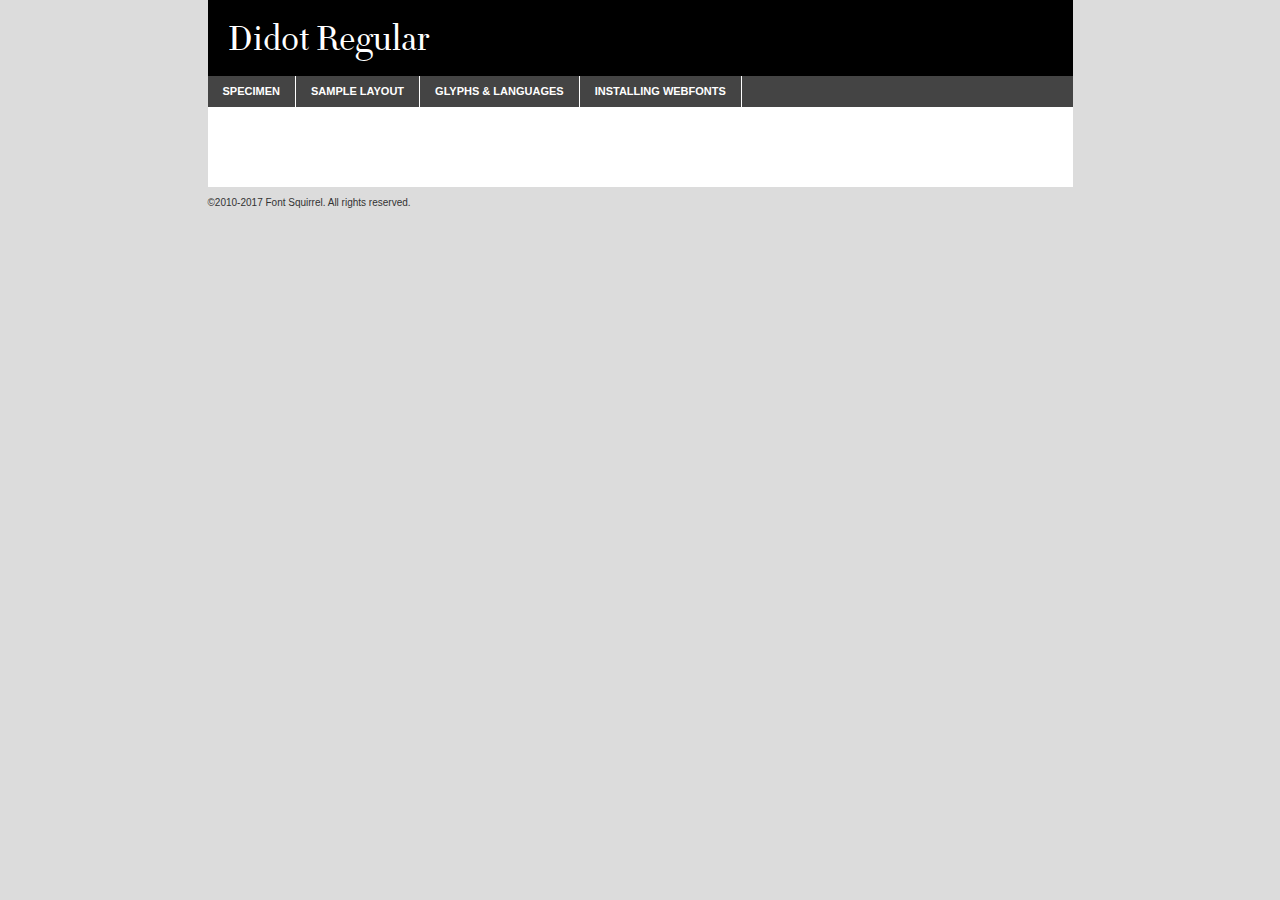
<file: font/didot-demo.html>
<!DOCTYPE html PUBLIC "-//W3C//DTD XHTML 1.0 Transitional//EN"
        "http://www.w3.org/TR/xhtml1/DTD/xhtml1-transitional.dtd">

<html xmlns="http://www.w3.org/1999/xhtml" xml:lang="en" lang="en">
<head>
    <meta http-equiv="Content-Type" content="text/html; charset=utf-8"/>
    <script src="http://ajax.googleapis.com/ajax/libs/jquery/1.7.2/jquery.min.js" type="text/javascript" charset="utf-8"></script>
    <script type="text/javascript">
		(function($) {
			$.fn.easyTabs = function(option) {
				var param = jQuery.extend({ fadeSpeed: 'fast', defaultContent: 1, activeClass: 'active' }, option);
				$(this).each(function() {
					var thisId = '#' + this.id;
					if ( param.defaultContent == '' )
					{
						param.defaultContent = 1;
					}
					if ( typeof param.defaultContent == 'number' )
					{
						var defaultTab = $(thisId + ' .tabs li:eq(' + (param.defaultContent - 1) + ') a').attr('href').substr(1);
					}
					else
					{
						var defaultTab = param.defaultContent;
					}
					$(thisId + ' .tabs li a').each(function() {
						var tabToHide = $(this).attr('href').substr(1);
						$('#' + tabToHide).addClass('easytabs-tab-content');
					});
					hideAll();
					changeContent(defaultTab);

					function hideAll() {$(thisId + ' .easytabs-tab-content').hide();}

					function changeContent(tabId)
					{
						hideAll();
						$(thisId + ' .tabs li').removeClass(param.activeClass);
						$(thisId + ' .tabs li a[href=#' + tabId + ']').closest('li').addClass(param.activeClass);
						if ( param.fadeSpeed != 'none' )
						{
							$(thisId + ' #' + tabId).fadeIn(param.fadeSpeed);
						}
						else
						{
							$(thisId + ' #' + tabId).show();
						}
					}

					$(thisId + ' .tabs li').click(function() {
						var tabId = $(this).find('a').attr('href').substr(1);
						changeContent(tabId);
						return false;
					});
				});
			}
		})(jQuery);
    </script>
    <link rel="stylesheet" href="specimen_files/specimen_stylesheet.css" type="text/css" charset="utf-8"/>
    <link rel="stylesheet" href="stylesheet.css" type="text/css" charset="utf-8"/>

    <style type="text/css">
        		body {
			font-family: 'didotregular';
        		}

            </style>

    <title>Didot Regular Specimen</title>


    <script type="text/javascript" charset="utf-8">
		$(document).ready(function() {
			$('#container').easyTabs({ defaultContent: 1 });
		});
    </script>
</head>

<body>
<div id="container">
    <div id="header">
		Didot Regular    </div>
    <ul class="tabs">
        <li><a href="#specimen">Specimen</a></li>
        <li><a href="#layout">Sample Layout</a></li>
		        <li><a href="#glyphs">Glyphs &amp; Languages</a></li>
        <li><a href="#installing">Installing Webfonts</a></li>

    </ul>

    <div id="main_content">


        <div id="specimen">

            <div class="section">
                <div class="grid12 firstcol">
                    <div class="huge">AaBb</div>
                </div>
            </div>

            <div class="section">
                <div class="glyph_range">A&#x200B;B&#x200b;C&#x200b;D&#x200b;E&#x200b;F&#x200b;G&#x200b;H&#x200b;I&#x200b;J&#x200b;K&#x200b;L&#x200b;M&#x200b;N&#x200b;O&#x200b;P&#x200b;Q&#x200b;R&#x200b;S&#x200b;T&#x200b;U&#x200b;V&#x200b;W&#x200b;X&#x200b;Y&#x200b;Z&#x200b;a&#x200b;b&#x200b;c&#x200b;d&#x200b;e&#x200b;f&#x200b;g&#x200b;h&#x200b;i&#x200b;j&#x200b;k&#x200b;l&#x200b;m&#x200b;n&#x200b;o&#x200b;p&#x200b;q&#x200b;r&#x200b;s&#x200b;t&#x200b;u&#x200b;v&#x200b;w&#x200b;x&#x200b;y&#x200b;z&#x200b;1&#x200b;2&#x200b;3&#x200b;4&#x200b;5&#x200b;6&#x200b;7&#x200b;8&#x200b;9&#x200b;0&#x200b;&amp;&#x200b;.&#x200b;,&#x200b;?&#x200b;!&#x200b;&#64;&#x200b;(&#x200b;)&#x200b;#&#x200b;$&#x200b;%&#x200b;*&#x200b;+&#x200b;-&#x200b;=&#x200b;:&#x200b;;</div>
            </div>
            <div class="section">
                <div class="grid12 firstcol">
                    <table class="sample_table">
                        <tr>
                            <td>10</td>
                            <td class="size10">abcdefghijklmnopqrstuvwxyzABCDEFGHIJKLMNOPQRSTUVWXYZ0123456789abcdefghijklmnopqrstuvwxyzABCDEFGHIJKLMNOPQRSTUVWXYZ0123456789abcdefghijklmnopqrstuvwxyzABCDEFGHIJKLMNOPQRSTUVWXYZ</td>
                        </tr>
                        <tr>
                            <td>11</td>
                            <td class="size11">abcdefghijklmnopqrstuvwxyzABCDEFGHIJKLMNOPQRSTUVWXYZ0123456789abcdefghijklmnopqrstuvwxyzABCDEFGHIJKLMNOPQRSTUVWXYZ0123456789abcdefghijklmnopqrstuvwxyzABCDEFGHIJKLMNOPQRSTUVWXYZ</td>
                        </tr>
                        <tr>
                            <td>12</td>
                            <td class="size12">abcdefghijklmnopqrstuvwxyzABCDEFGHIJKLMNOPQRSTUVWXYZ0123456789abcdefghijklmnopqrstuvwxyzABCDEFGHIJKLMNOPQRSTUVWXYZ0123456789abcdefghijklmnopqrstuvwxyzABCDEFGHIJKLMNOPQRSTUVWXYZ</td>
                        </tr>
                        <tr>
                            <td>13</td>
                            <td class="size13">abcdefghijklmnopqrstuvwxyzABCDEFGHIJKLMNOPQRSTUVWXYZ0123456789abcdefghijklmnopqrstuvwxyzABCDEFGHIJKLMNOPQRSTUVWXYZ0123456789abcdefghijklmnopqrstuvwxyzABCDEFGHIJKLMNOPQRSTUVWXYZ</td>
                        </tr>
                        <tr>
                            <td>14</td>
                            <td class="size14">abcdefghijklmnopqrstuvwxyzABCDEFGHIJKLMNOPQRSTUVWXYZ0123456789abcdefghijklmnopqrstuvwxyzABCDEFGHIJKLMNOPQRSTUVWXYZ0123456789abcdefghijklmnopqrstuvwxyzABCDEFGHIJKLMNOPQRSTUVWXYZ</td>
                        </tr>
                        <tr>
                            <td>16</td>
                            <td class="size16">abcdefghijklmnopqrstuvwxyzABCDEFGHIJKLMNOPQRSTUVWXYZ0123456789abcdefghijklmnopqrstuvwxyzABCDEFGHIJKLMNOPQRSTUVWXYZ</td>
                        </tr>
                        <tr>
                            <td>18</td>
                            <td class="size18">abcdefghijklmnopqrstuvwxyzABCDEFGHIJKLMNOPQRSTUVWXYZ0123456789abcdefghijklmnopqrstuvwxyzABCDEFGHIJKLMNOPQRSTUVWXYZ</td>
                        </tr>
                        <tr>
                            <td>20</td>
                            <td class="size20">abcdefghijklmnopqrstuvwxyzABCDEFGHIJKLMNOPQRSTUVWXYZ0123456789abcdefghijklmnopqrstuvwxyzABCDEFGHIJKLMNOPQRSTUVWXYZ</td>
                        </tr>
                        <tr>
                            <td>24</td>
                            <td class="size24">abcdefghijklmnopqrstuvwxyzABCDEFGHIJKLMNOPQRSTUVWXYZ0123456789abcdefghijklmnopqrstuvwxyzABCDEFGHIJKLMNOPQRSTUVWXYZ</td>
                        </tr>
                        <tr>
                            <td>30</td>
                            <td class="size30">abcdefghijklmnopqrstuvwxyzABCDEFGHIJKLMNOPQRSTUVWXYZ0123456789abcdefghijklmnopqrstuvwxyzABCDEFGHIJKLMNOPQRSTUVWXYZ</td>
                        </tr>
                        <tr>
                            <td>36</td>
                            <td class="size36">abcdefghijklmnopqrstuvwxyzABCDEFGHIJKLMNOPQRSTUVWXYZ0123456789abcdefghijklmnopqrstuvwxyzABCDEFGHIJKLMNOPQRSTUVWXYZ</td>
                        </tr>
                        <tr>
                            <td>48</td>
                            <td class="size48">abcdefghijklmnopqrstuvwxyzABCDEFGHIJKLMNOPQRSTUVWXYZ0123456789abcdefghijklmnopqrstuvwxyzABCDEFGHIJKLMNOPQRSTUVWXYZ</td>
                        </tr>
                        <tr>
                            <td>60</td>
                            <td class="size60">abcdefghijklmnopqrstuvwxyzABCDEFGHIJKLMNOPQRSTUVWXYZ0123456789abcdefghijklmnopqrstuvwxyzABCDEFGHIJKLMNOPQRSTUVWXYZ</td>
                        </tr>
                        <tr>
                            <td>72</td>
                            <td class="size72">abcdefghijklmnopqrstuvwxyzABCDEFGHIJKLMNOPQRSTUVWXYZ0123456789abcdefghijklmnopqrstuvwxyzABCDEFGHIJKLMNOPQRSTUVWXYZ</td>
                        </tr>
                        <tr>
                            <td>90</td>
                            <td class="size90">abcdefghijklmnopqrstuvwxyzABCDEFGHIJKLMNOPQRSTUVWXYZ0123456789abcdefghijklmnopqrstuvwxyzABCDEFGHIJKLMNOPQRSTUVWXYZ</td>
                        </tr>
                    </table>

                </div>

            </div>


            <div class="section" id="bodycomparison">


                <div id="xheight">
                    <div class="fontbody">&#x25FC;&#x25FC;&#x25FC;&#x25FC;&#x25FC;&#x25FC;&#x25FC;&#x25FC;&#x25FC;&#x25FC;&#x25FC;&#x25FC;&#x25FC;&#x25FC;&#x25FC;&#x25FC;&#x25FC;&#x25FC;&#x25FC;&#x25FC;&#x25FC;&#x25FC;&#x25FC;&#x25FC;&#x25FC;&#x25FC;&#x25FC;&#x25FC;&#x25FC;&#x25FC;&#x25FC;&#x25FC;&#x25FC;&#x25FC;&#x25FC;&#x25FC;&#x25FC;&#x25FC;&#x25FC;&#x25FC;&#x25FC;&#x25FC;&#x25FC;&#x25FC;&#x25FC;&#x25FC;&#x25FC;&#x25FC;&#x25FC;&#x25FC;&#x25FC;&#x25FC;&#x25FC;&#x25FC;&#x25FC;&#x25FC;&#x25FC;&#x25FC;&#x25FC;&#x25FC;&#x25FC;&#x25FC;&#x25FC;&#x25FC;&#x25FC;&#x25FC;&#x25FC;&#x25FC;&#x25FC;&#x25FC;&#x25FC;&#x25FC;&#x25FC;&#x25FC;&#x25FC;&#x25FC;&#x25FC;&#x25FC;&#x25FC;&#x25FC;&#x25FC;&#x25FC;&#x25FC;&#x25FC;&#x25FC;&#x25FC;&#x25FC;&#x25FC;&#x25FC;&#x25FC;&#x25FC;&#x25FC;&#x25FC;&#x25FC;&#x25FC;&#x25FC;&#x25FC;&#x25FC;&#x25FC;body</div>
                    <div class="arialbody">body</div>
                    <div class="verdanabody">body</div>
                    <div class="georgiabody">body</div>
                </div>
                <div class="fontbody" style="z-index:1">
                    body<span>Didot Regular</span>
                </div>
                <div class="arialbody" style="z-index:1">
                    body<span>Arial</span>
                </div>
                <div class="verdanabody" style="z-index:1">
                    body<span>Verdana</span>
                </div>
                <div class="georgiabody" style="z-index:1">
                    body<span>Georgia</span>
                </div>


            </div>


            <div class="section psample psample_row1" id="">

                <div class="grid2 firstcol">
                    <p class="size10"><span>10.</span>Aenean lacinia bibendum nulla sed consectetur. Fusce dapibus, tellus ac cursus commodo, tortor mauris condimentum nibh, ut fermentum massa justo sit amet risus. Nullam id dolor id nibh ultricies vehicula ut id elit. Cum sociis natoque penatibus et magnis dis parturient montes, nascetur ridiculus mus. Nulla vitae elit libero, a pharetra augue.</p>

                </div>
                <div class="grid3">
                    <p class="size11"><span>11.</span>Aenean lacinia bibendum nulla sed consectetur. Fusce dapibus, tellus ac cursus commodo, tortor mauris condimentum nibh, ut fermentum massa justo sit amet risus. Nullam id dolor id nibh ultricies vehicula ut id elit. Cum sociis natoque penatibus et magnis dis parturient montes, nascetur ridiculus mus. Nulla vitae elit libero, a pharetra augue.</p>

                </div>
                <div class="grid3">
                    <p class="size12"><span>12.</span>Aenean lacinia bibendum nulla sed consectetur. Fusce dapibus, tellus ac cursus commodo, tortor mauris condimentum nibh, ut fermentum massa justo sit amet risus. Nullam id dolor id nibh ultricies vehicula ut id elit. Cum sociis natoque penatibus et magnis dis parturient montes, nascetur ridiculus mus. Nulla vitae elit libero, a pharetra augue.</p>

                </div>
                <div class="grid4">
                    <p class="size13"><span>13.</span>Aenean lacinia bibendum nulla sed consectetur. Fusce dapibus, tellus ac cursus commodo, tortor mauris condimentum nibh, ut fermentum massa justo sit amet risus. Nullam id dolor id nibh ultricies vehicula ut id elit. Cum sociis natoque penatibus et magnis dis parturient montes, nascetur ridiculus mus. Nulla vitae elit libero, a pharetra augue.</p>

                </div>
                <div class="white_blend"></div>

            </div>
            <div class="section psample psample_row2" id="">
                <div class="grid3 firstcol">
                    <p class="size14"><span>14.</span>Aenean lacinia bibendum nulla sed consectetur. Fusce dapibus, tellus ac cursus commodo, tortor mauris condimentum nibh, ut fermentum massa justo sit amet risus. Nullam id dolor id nibh ultricies vehicula ut id elit. Cum sociis natoque penatibus et magnis dis parturient montes, nascetur ridiculus mus. Nulla vitae elit libero, a pharetra augue.</p>

                </div>
                <div class="grid4">
                    <p class="size16"><span>16.</span>Aenean lacinia bibendum nulla sed consectetur. Fusce dapibus, tellus ac cursus commodo, tortor mauris condimentum nibh, ut fermentum massa justo sit amet risus. Nullam id dolor id nibh ultricies vehicula ut id elit. Cum sociis natoque penatibus et magnis dis parturient montes, nascetur ridiculus mus. Nulla vitae elit libero, a pharetra augue.</p>

                </div>
                <div class="grid5">
                    <p class="size18"><span>18.</span>Aenean lacinia bibendum nulla sed consectetur. Fusce dapibus, tellus ac cursus commodo, tortor mauris condimentum nibh, ut fermentum massa justo sit amet risus. Nullam id dolor id nibh ultricies vehicula ut id elit. Cum sociis natoque penatibus et magnis dis parturient montes, nascetur ridiculus mus. Nulla vitae elit libero, a pharetra augue.</p>

                </div>

                <div class="white_blend"></div>

            </div>

            <div class="section psample psample_row3" id="">
                <div class="grid5 firstcol">
                    <p class="size20"><span>20.</span>Aenean lacinia bibendum nulla sed consectetur. Fusce dapibus, tellus ac cursus commodo, tortor mauris condimentum nibh, ut fermentum massa justo sit amet risus. Nullam id dolor id nibh ultricies vehicula ut id elit. Cum sociis natoque penatibus et magnis dis parturient montes, nascetur ridiculus mus. Nulla vitae elit libero, a pharetra augue.</p>
                </div>
                <div class="grid7">
                    <p class="size24"><span>24.</span>Aenean lacinia bibendum nulla sed consectetur. Fusce dapibus, tellus ac cursus commodo, tortor mauris condimentum nibh, ut fermentum massa justo sit amet risus. Nullam id dolor id nibh ultricies vehicula ut id elit. Cum sociis natoque penatibus et magnis dis parturient montes, nascetur ridiculus mus. Nulla vitae elit libero, a pharetra augue.</p>
                </div>

                <div class="white_blend"></div>

            </div>

            <div class="section psample psample_row4" id="">
                <div class="grid12 firstcol">
                    <p class="size30"><span>30.</span>Aenean lacinia bibendum nulla sed consectetur. Fusce dapibus, tellus ac cursus commodo, tortor mauris condimentum nibh, ut fermentum massa justo sit amet risus. Nullam id dolor id nibh ultricies vehicula ut id elit. Cum sociis natoque penatibus et magnis dis parturient montes, nascetur ridiculus mus. Nulla vitae elit libero, a pharetra augue.</p>
                </div>
                <div class="white_blend"></div>

            </div>


            <div class="section psample psample_row1 fullreverse">
                <div class="grid2 firstcol">
                    <p class="size10"><span>10.</span>Aenean lacinia bibendum nulla sed consectetur. Fusce dapibus, tellus ac cursus commodo, tortor mauris condimentum nibh, ut fermentum massa justo sit amet risus. Nullam id dolor id nibh ultricies vehicula ut id elit. Cum sociis natoque penatibus et magnis dis parturient montes, nascetur ridiculus mus. Nulla vitae elit libero, a pharetra augue.</p>

                </div>
                <div class="grid3">
                    <p class="size11"><span>11.</span>Aenean lacinia bibendum nulla sed consectetur. Fusce dapibus, tellus ac cursus commodo, tortor mauris condimentum nibh, ut fermentum massa justo sit amet risus. Nullam id dolor id nibh ultricies vehicula ut id elit. Cum sociis natoque penatibus et magnis dis parturient montes, nascetur ridiculus mus. Nulla vitae elit libero, a pharetra augue.</p>

                </div>
                <div class="grid3">
                    <p class="size12"><span>12.</span>Aenean lacinia bibendum nulla sed consectetur. Fusce dapibus, tellus ac cursus commodo, tortor mauris condimentum nibh, ut fermentum massa justo sit amet risus. Nullam id dolor id nibh ultricies vehicula ut id elit. Cum sociis natoque penatibus et magnis dis parturient montes, nascetur ridiculus mus. Nulla vitae elit libero, a pharetra augue.</p>

                </div>
                <div class="grid4">
                    <p class="size13"><span>13.</span>Aenean lacinia bibendum nulla sed consectetur. Fusce dapibus, tellus ac cursus commodo, tortor mauris condimentum nibh, ut fermentum massa justo sit amet risus. Nullam id dolor id nibh ultricies vehicula ut id elit. Cum sociis natoque penatibus et magnis dis parturient montes, nascetur ridiculus mus. Nulla vitae elit libero, a pharetra augue.</p>

                </div>
                <div class="black_blend"></div>

            </div>

            <div class="section psample psample_row2 fullreverse">
                <div class="grid3 firstcol">
                    <p class="size14"><span>14.</span>Aenean lacinia bibendum nulla sed consectetur. Fusce dapibus, tellus ac cursus commodo, tortor mauris condimentum nibh, ut fermentum massa justo sit amet risus. Nullam id dolor id nibh ultricies vehicula ut id elit. Cum sociis natoque penatibus et magnis dis parturient montes, nascetur ridiculus mus. Nulla vitae elit libero, a pharetra augue.</p>

                </div>
                <div class="grid4">
                    <p class="size16"><span>16.</span>Aenean lacinia bibendum nulla sed consectetur. Fusce dapibus, tellus ac cursus commodo, tortor mauris condimentum nibh, ut fermentum massa justo sit amet risus. Nullam id dolor id nibh ultricies vehicula ut id elit. Cum sociis natoque penatibus et magnis dis parturient montes, nascetur ridiculus mus. Nulla vitae elit libero, a pharetra augue.</p>

                </div>
                <div class="grid5">
                    <p class="size18"><span>18.</span>Aenean lacinia bibendum nulla sed consectetur. Fusce dapibus, tellus ac cursus commodo, tortor mauris condimentum nibh, ut fermentum massa justo sit amet risus. Nullam id dolor id nibh ultricies vehicula ut id elit. Cum sociis natoque penatibus et magnis dis parturient montes, nascetur ridiculus mus. Nulla vitae elit libero, a pharetra augue.</p>

                </div>
                <div class="black_blend"></div>

            </div>

            <div class="section psample fullreverse psample_row3" id="">
                <div class="grid5 firstcol">
                    <p class="size20"><span>20.</span>Aenean lacinia bibendum nulla sed consectetur. Fusce dapibus, tellus ac cursus commodo, tortor mauris condimentum nibh, ut fermentum massa justo sit amet risus. Nullam id dolor id nibh ultricies vehicula ut id elit. Cum sociis natoque penatibus et magnis dis parturient montes, nascetur ridiculus mus. Nulla vitae elit libero, a pharetra augue.</p>
                </div>
                <div class="grid7">
                    <p class="size24"><span>24.</span>Aenean lacinia bibendum nulla sed consectetur. Fusce dapibus, tellus ac cursus commodo, tortor mauris condimentum nibh, ut fermentum massa justo sit amet risus. Nullam id dolor id nibh ultricies vehicula ut id elit. Cum sociis natoque penatibus et magnis dis parturient montes, nascetur ridiculus mus. Nulla vitae elit libero, a pharetra augue.</p>
                </div>

                <div class="black_blend"></div>

            </div>

            <div class="section psample fullreverse psample_row4" id="" style="border-bottom: 20px #000 solid;">
                <div class="grid12 firstcol">
                    <p class="size30"><span>30.</span>Aenean lacinia bibendum nulla sed consectetur. Fusce dapibus, tellus ac cursus commodo, tortor mauris condimentum nibh, ut fermentum massa justo sit amet risus. Nullam id dolor id nibh ultricies vehicula ut id elit. Cum sociis natoque penatibus et magnis dis parturient montes, nascetur ridiculus mus. Nulla vitae elit libero, a pharetra augue.</p>
                </div>
                <div class="black_blend"></div>

            </div>


        </div>

        <div id="layout">

            <div class="section">

                <div class="grid12 firstcol">
                    <h1>Lorem Ipsum Dolor</h1>
                    <h2>Etiam porta sem malesuada magna mollis euismod</h2>

                    <p class="byline">By <a href="#link">Aenean Lacinia</a></p>
                </div>
            </div>
            <div class="section">
                <div class="grid8 firstcol">
                    <p class="large">Donec sed odio dui. Morbi leo risus, porta ac consectetur ac, vestibulum at eros. Fusce dapibus, tellus ac cursus commodo, tortor mauris condimentum nibh, ut fermentum massa justo sit amet risus. </p>


                    <h3>Pellentesque ornare sem</h3>

                    <p>Maecenas sed diam eget risus varius blandit sit amet non magna. Maecenas faucibus mollis interdum. Donec ullamcorper nulla non metus auctor fringilla. Nullam id dolor id nibh ultricies vehicula ut id elit. Nullam id dolor id nibh ultricies vehicula ut id elit. </p>

                    <p>Aenean eu leo quam. Pellentesque ornare sem lacinia quam venenatis vestibulum. Lorem ipsum dolor sit amet, consectetur adipiscing elit. Cum sociis natoque penatibus et magnis dis parturient montes, nascetur ridiculus mus. </p>

                    <p>Nulla vitae elit libero, a pharetra augue. Praesent commodo cursus magna, vel scelerisque nisl consectetur et. Aenean lacinia bibendum nulla sed consectetur. </p>

                    <p>Nullam quis risus eget urna mollis ornare vel eu leo. Nullam quis risus eget urna mollis ornare vel eu leo. Maecenas sed diam eget risus varius blandit sit amet non magna. Donec ullamcorper nulla non metus auctor fringilla. </p>

                    <h3>Cras mattis consectetur</h3>

                    <p>Aenean eu leo quam. Pellentesque ornare sem lacinia quam venenatis vestibulum. Aenean lacinia bibendum nulla sed consectetur. Integer posuere erat a ante venenatis dapibus posuere velit aliquet. Cras mattis consectetur purus sit amet fermentum. </p>

                    <p>Nullam id dolor id nibh ultricies vehicula ut id elit. Nullam quis risus eget urna mollis ornare vel eu leo. Cras mattis consectetur purus sit amet fermentum.</p>
                </div>

                <div class="grid4 sidebar">

                    <div class="box reverse">
                        <p class="last">Nullam quis risus eget urna mollis ornare vel eu leo. Donec ullamcorper nulla non metus auctor fringilla. Cras mattis consectetur purus sit amet fermentum. Sed posuere consectetur est at lobortis. Lorem ipsum dolor sit amet, consectetur adipiscing elit. </p>
                    </div>

                    <p class="caption">Maecenas sed diam eget risus varius.</p>

                    <p>Vestibulum id ligula porta felis euismod semper. Integer posuere erat a ante venenatis dapibus posuere velit aliquet. Vestibulum id ligula porta felis euismod semper. Sed posuere consectetur est at lobortis. Maecenas sed diam eget risus varius blandit sit amet non magna. Fusce dapibus, tellus ac cursus commodo, tortor mauris condimentum nibh, ut fermentum massa justo sit amet risus. </p>


                    <p>Duis mollis, est non commodo luctus, nisi erat porttitor ligula, eget lacinia odio sem nec elit. Aenean lacinia bibendum nulla sed consectetur. Vivamus sagittis lacus vel augue laoreet rutrum faucibus dolor auctor. Aenean lacinia bibendum nulla sed consectetur. Nullam quis risus eget urna mollis ornare vel eu leo. </p>

                    <p>Praesent commodo cursus magna, vel scelerisque nisl consectetur et. Donec ullamcorper nulla non metus auctor fringilla. Maecenas faucibus mollis interdum. Fusce dapibus, tellus ac cursus commodo, tortor mauris condimentum nibh, ut fermentum massa justo sit amet risus. </p>

                </div>
            </div>

        </div>


		

        <div id="glyphs">
            <div class="section">
                <div class="grid12 firstcol">

                    <h1>Language Support</h1>
                    <p>The subset of Didot Regular in this kit supports the following languages:<br/>

						Albanian, Basque, Breton, Chamorro, Danish, Dutch, English, Faroese, Finnish, French, Frisian, Galician, German, Icelandic, Italian, Malagasy, Norwegian, Portuguese, Spanish, Alsatian, Aragonese, Arapaho, Arrernte, Asturian, Aymara, Bislama, Cebuano, Corsican, Fijian, French_creole, Genoese, Gilbertese, Greenlandic, Haitian_creole, Hiligaynon, Hmong, Hopi, Ibanag, Iloko_ilokano, Indonesian, Interglossa_glosa, Interlingua, Irish_gaelic, Jerriais, Lojban, Lombard, Luxembourgeois, Manx, Mohawk, Norfolk_pitcairnese, Occitan, Oromo, Pangasinan, Papiamento, Piedmontese, Potawatomi, Rhaeto-romance, Romansh, Rotokas, Sami_lule, Samoan, Sardinian, Scots_gaelic, Seychelles_creole, Shona, Sicilian, Somali, Southern_ndebele, Swahili, Swati_swazi, Tagalog_filipino_pilipino, Tetum, Tok_pisin, Uyghur_latinized, Volapuk, Walloon, Warlpiri, Xhosa, Yapese, Zulu, Latinbasic, Ubasic, Demo                    </p>
                    <h1>Glyph Chart</h1>
                    <p>The subset of Didot Regular in this kit includes all the glyphs listed below. Unicode entities are included above each glyph to help you insert individual characters into your layout.</p>
                    <div id="glyph_chart">

																				                                <div><p>&amp;#32;</p>&#32;</div>
																				                                <div><p>&amp;#33;</p>&#33;</div>
																				                                <div><p>&amp;#34;</p>&#34;</div>
																				                                <div><p>&amp;#35;</p>&#35;</div>
																				                                <div><p>&amp;#36;</p>&#36;</div>
																				                                <div><p>&amp;#37;</p>&#37;</div>
																				                                <div><p>&amp;#38;</p>&#38;</div>
																				                                <div><p>&amp;#39;</p>&#39;</div>
																				                                <div><p>&amp;#40;</p>&#40;</div>
																				                                <div><p>&amp;#41;</p>&#41;</div>
																				                                <div><p>&amp;#42;</p>&#42;</div>
																				                                <div><p>&amp;#43;</p>&#43;</div>
																				                                <div><p>&amp;#44;</p>&#44;</div>
																				                                <div><p>&amp;#45;</p>&#45;</div>
																				                                <div><p>&amp;#46;</p>&#46;</div>
																				                                <div><p>&amp;#47;</p>&#47;</div>
																				                                <div><p>&amp;#48;</p>&#48;</div>
																				                                <div><p>&amp;#49;</p>&#49;</div>
																				                                <div><p>&amp;#50;</p>&#50;</div>
																				                                <div><p>&amp;#51;</p>&#51;</div>
																				                                <div><p>&amp;#52;</p>&#52;</div>
																				                                <div><p>&amp;#53;</p>&#53;</div>
																				                                <div><p>&amp;#54;</p>&#54;</div>
																				                                <div><p>&amp;#55;</p>&#55;</div>
																				                                <div><p>&amp;#56;</p>&#56;</div>
																				                                <div><p>&amp;#57;</p>&#57;</div>
																				                                <div><p>&amp;#58;</p>&#58;</div>
																				                                <div><p>&amp;#59;</p>&#59;</div>
																				                                <div><p>&amp;#60;</p>&#60;</div>
																				                                <div><p>&amp;#61;</p>&#61;</div>
																				                                <div><p>&amp;#62;</p>&#62;</div>
																				                                <div><p>&amp;#63;</p>&#63;</div>
																				                                <div><p>&amp;#64;</p>&#64;</div>
																				                                <div><p>&amp;#65;</p>&#65;</div>
																				                                <div><p>&amp;#66;</p>&#66;</div>
																				                                <div><p>&amp;#67;</p>&#67;</div>
																				                                <div><p>&amp;#68;</p>&#68;</div>
																				                                <div><p>&amp;#69;</p>&#69;</div>
																				                                <div><p>&amp;#70;</p>&#70;</div>
																				                                <div><p>&amp;#71;</p>&#71;</div>
																				                                <div><p>&amp;#72;</p>&#72;</div>
																				                                <div><p>&amp;#73;</p>&#73;</div>
																				                                <div><p>&amp;#74;</p>&#74;</div>
																				                                <div><p>&amp;#75;</p>&#75;</div>
																				                                <div><p>&amp;#76;</p>&#76;</div>
																				                                <div><p>&amp;#77;</p>&#77;</div>
																				                                <div><p>&amp;#78;</p>&#78;</div>
																				                                <div><p>&amp;#79;</p>&#79;</div>
																				                                <div><p>&amp;#80;</p>&#80;</div>
																				                                <div><p>&amp;#81;</p>&#81;</div>
																				                                <div><p>&amp;#82;</p>&#82;</div>
																				                                <div><p>&amp;#83;</p>&#83;</div>
																				                                <div><p>&amp;#84;</p>&#84;</div>
																				                                <div><p>&amp;#85;</p>&#85;</div>
																				                                <div><p>&amp;#86;</p>&#86;</div>
																				                                <div><p>&amp;#87;</p>&#87;</div>
																				                                <div><p>&amp;#88;</p>&#88;</div>
																				                                <div><p>&amp;#89;</p>&#89;</div>
																				                                <div><p>&amp;#90;</p>&#90;</div>
																				                                <div><p>&amp;#91;</p>&#91;</div>
																				                                <div><p>&amp;#92;</p>&#92;</div>
																				                                <div><p>&amp;#93;</p>&#93;</div>
																				                                <div><p>&amp;#94;</p>&#94;</div>
																				                                <div><p>&amp;#95;</p>&#95;</div>
																				                                <div><p>&amp;#96;</p>&#96;</div>
																				                                <div><p>&amp;#97;</p>&#97;</div>
																				                                <div><p>&amp;#98;</p>&#98;</div>
																				                                <div><p>&amp;#99;</p>&#99;</div>
																				                                <div><p>&amp;#100;</p>&#100;</div>
																				                                <div><p>&amp;#101;</p>&#101;</div>
																				                                <div><p>&amp;#102;</p>&#102;</div>
																				                                <div><p>&amp;#103;</p>&#103;</div>
																				                                <div><p>&amp;#104;</p>&#104;</div>
																				                                <div><p>&amp;#105;</p>&#105;</div>
																				                                <div><p>&amp;#106;</p>&#106;</div>
																				                                <div><p>&amp;#107;</p>&#107;</div>
																				                                <div><p>&amp;#108;</p>&#108;</div>
																				                                <div><p>&amp;#109;</p>&#109;</div>
																				                                <div><p>&amp;#110;</p>&#110;</div>
																				                                <div><p>&amp;#111;</p>&#111;</div>
																				                                <div><p>&amp;#112;</p>&#112;</div>
																				                                <div><p>&amp;#113;</p>&#113;</div>
																				                                <div><p>&amp;#114;</p>&#114;</div>
																				                                <div><p>&amp;#115;</p>&#115;</div>
																				                                <div><p>&amp;#116;</p>&#116;</div>
																				                                <div><p>&amp;#117;</p>&#117;</div>
																				                                <div><p>&amp;#118;</p>&#118;</div>
																				                                <div><p>&amp;#119;</p>&#119;</div>
																				                                <div><p>&amp;#120;</p>&#120;</div>
																				                                <div><p>&amp;#121;</p>&#121;</div>
																				                                <div><p>&amp;#122;</p>&#122;</div>
																				                                <div><p>&amp;#123;</p>&#123;</div>
																				                                <div><p>&amp;#124;</p>&#124;</div>
																				                                <div><p>&amp;#125;</p>&#125;</div>
																				                                <div><p>&amp;#126;</p>&#126;</div>
																				                                <div><p>&amp;#160;</p>&#160;</div>
																				                                <div><p>&amp;#161;</p>&#161;</div>
																				                                <div><p>&amp;#162;</p>&#162;</div>
																				                                <div><p>&amp;#163;</p>&#163;</div>
																				                                <div><p>&amp;#164;</p>&#164;</div>
																				                                <div><p>&amp;#165;</p>&#165;</div>
																				                                <div><p>&amp;#166;</p>&#166;</div>
																				                                <div><p>&amp;#167;</p>&#167;</div>
																				                                <div><p>&amp;#168;</p>&#168;</div>
																				                                <div><p>&amp;#169;</p>&#169;</div>
																				                                <div><p>&amp;#170;</p>&#170;</div>
																				                                <div><p>&amp;#171;</p>&#171;</div>
																				                                <div><p>&amp;#172;</p>&#172;</div>
																				                                <div><p>&amp;#173;</p>&#173;</div>
																				                                <div><p>&amp;#174;</p>&#174;</div>
																				                                <div><p>&amp;#175;</p>&#175;</div>
																				                                <div><p>&amp;#176;</p>&#176;</div>
																				                                <div><p>&amp;#177;</p>&#177;</div>
																				                                <div><p>&amp;#178;</p>&#178;</div>
																				                                <div><p>&amp;#179;</p>&#179;</div>
																				                                <div><p>&amp;#180;</p>&#180;</div>
																				                                <div><p>&amp;#181;</p>&#181;</div>
																				                                <div><p>&amp;#182;</p>&#182;</div>
																				                                <div><p>&amp;#183;</p>&#183;</div>
																				                                <div><p>&amp;#184;</p>&#184;</div>
																				                                <div><p>&amp;#185;</p>&#185;</div>
																				                                <div><p>&amp;#186;</p>&#186;</div>
																				                                <div><p>&amp;#187;</p>&#187;</div>
																				                                <div><p>&amp;#188;</p>&#188;</div>
																				                                <div><p>&amp;#189;</p>&#189;</div>
																				                                <div><p>&amp;#190;</p>&#190;</div>
																				                                <div><p>&amp;#191;</p>&#191;</div>
																				                                <div><p>&amp;#192;</p>&#192;</div>
																				                                <div><p>&amp;#193;</p>&#193;</div>
																				                                <div><p>&amp;#194;</p>&#194;</div>
																				                                <div><p>&amp;#195;</p>&#195;</div>
																				                                <div><p>&amp;#196;</p>&#196;</div>
																				                                <div><p>&amp;#197;</p>&#197;</div>
																				                                <div><p>&amp;#198;</p>&#198;</div>
																				                                <div><p>&amp;#199;</p>&#199;</div>
																				                                <div><p>&amp;#200;</p>&#200;</div>
																				                                <div><p>&amp;#201;</p>&#201;</div>
																				                                <div><p>&amp;#202;</p>&#202;</div>
																				                                <div><p>&amp;#203;</p>&#203;</div>
																				                                <div><p>&amp;#204;</p>&#204;</div>
																				                                <div><p>&amp;#205;</p>&#205;</div>
																				                                <div><p>&amp;#206;</p>&#206;</div>
																				                                <div><p>&amp;#207;</p>&#207;</div>
																				                                <div><p>&amp;#208;</p>&#208;</div>
																				                                <div><p>&amp;#209;</p>&#209;</div>
																				                                <div><p>&amp;#210;</p>&#210;</div>
																				                                <div><p>&amp;#211;</p>&#211;</div>
																				                                <div><p>&amp;#212;</p>&#212;</div>
																				                                <div><p>&amp;#213;</p>&#213;</div>
																				                                <div><p>&amp;#214;</p>&#214;</div>
																				                                <div><p>&amp;#215;</p>&#215;</div>
																				                                <div><p>&amp;#216;</p>&#216;</div>
																				                                <div><p>&amp;#217;</p>&#217;</div>
																				                                <div><p>&amp;#218;</p>&#218;</div>
																				                                <div><p>&amp;#219;</p>&#219;</div>
																				                                <div><p>&amp;#220;</p>&#220;</div>
																				                                <div><p>&amp;#221;</p>&#221;</div>
																				                                <div><p>&amp;#222;</p>&#222;</div>
																				                                <div><p>&amp;#223;</p>&#223;</div>
																				                                <div><p>&amp;#224;</p>&#224;</div>
																				                                <div><p>&amp;#225;</p>&#225;</div>
																				                                <div><p>&amp;#226;</p>&#226;</div>
																				                                <div><p>&amp;#227;</p>&#227;</div>
																				                                <div><p>&amp;#228;</p>&#228;</div>
																				                                <div><p>&amp;#229;</p>&#229;</div>
																				                                <div><p>&amp;#230;</p>&#230;</div>
																				                                <div><p>&amp;#231;</p>&#231;</div>
																				                                <div><p>&amp;#232;</p>&#232;</div>
																				                                <div><p>&amp;#233;</p>&#233;</div>
																				                                <div><p>&amp;#234;</p>&#234;</div>
																				                                <div><p>&amp;#235;</p>&#235;</div>
																				                                <div><p>&amp;#236;</p>&#236;</div>
																				                                <div><p>&amp;#237;</p>&#237;</div>
																				                                <div><p>&amp;#238;</p>&#238;</div>
																				                                <div><p>&amp;#239;</p>&#239;</div>
																				                                <div><p>&amp;#240;</p>&#240;</div>
																				                                <div><p>&amp;#241;</p>&#241;</div>
																				                                <div><p>&amp;#242;</p>&#242;</div>
																				                                <div><p>&amp;#243;</p>&#243;</div>
																				                                <div><p>&amp;#244;</p>&#244;</div>
																				                                <div><p>&amp;#245;</p>&#245;</div>
																				                                <div><p>&amp;#246;</p>&#246;</div>
																				                                <div><p>&amp;#247;</p>&#247;</div>
																				                                <div><p>&amp;#248;</p>&#248;</div>
																				                                <div><p>&amp;#249;</p>&#249;</div>
																				                                <div><p>&amp;#250;</p>&#250;</div>
																				                                <div><p>&amp;#251;</p>&#251;</div>
																				                                <div><p>&amp;#252;</p>&#252;</div>
																				                                <div><p>&amp;#253;</p>&#253;</div>
																				                                <div><p>&amp;#254;</p>&#254;</div>
																				                                <div><p>&amp;#255;</p>&#255;</div>
																				                                <div><p>&amp;#338;</p>&#338;</div>
																				                                <div><p>&amp;#339;</p>&#339;</div>
																				                                <div><p>&amp;#376;</p>&#376;</div>
																				                                <div><p>&amp;#710;</p>&#710;</div>
																				                                <div><p>&amp;#732;</p>&#732;</div>
																				                                <div><p>&amp;#8192;</p>&#8192;</div>
																				                                <div><p>&amp;#8193;</p>&#8193;</div>
																				                                <div><p>&amp;#8194;</p>&#8194;</div>
																				                                <div><p>&amp;#8195;</p>&#8195;</div>
																				                                <div><p>&amp;#8196;</p>&#8196;</div>
																				                                <div><p>&amp;#8197;</p>&#8197;</div>
																				                                <div><p>&amp;#8198;</p>&#8198;</div>
																				                                <div><p>&amp;#8199;</p>&#8199;</div>
																				                                <div><p>&amp;#8200;</p>&#8200;</div>
																				                                <div><p>&amp;#8201;</p>&#8201;</div>
																				                                <div><p>&amp;#8202;</p>&#8202;</div>
																				                                <div><p>&amp;#8208;</p>&#8208;</div>
																				                                <div><p>&amp;#8209;</p>&#8209;</div>
																				                                <div><p>&amp;#8210;</p>&#8210;</div>
																				                                <div><p>&amp;#8211;</p>&#8211;</div>
																				                                <div><p>&amp;#8212;</p>&#8212;</div>
																				                                <div><p>&amp;#8216;</p>&#8216;</div>
																				                                <div><p>&amp;#8217;</p>&#8217;</div>
																				                                <div><p>&amp;#8218;</p>&#8218;</div>
																				                                <div><p>&amp;#8220;</p>&#8220;</div>
																				                                <div><p>&amp;#8221;</p>&#8221;</div>
																				                                <div><p>&amp;#8222;</p>&#8222;</div>
																				                                <div><p>&amp;#8226;</p>&#8226;</div>
																				                                <div><p>&amp;#8230;</p>&#8230;</div>
																				                                <div><p>&amp;#8239;</p>&#8239;</div>
																				                                <div><p>&amp;#8249;</p>&#8249;</div>
																				                                <div><p>&amp;#8250;</p>&#8250;</div>
																				                                <div><p>&amp;#8287;</p>&#8287;</div>
																				                                <div><p>&amp;#8364;</p>&#8364;</div>
																				                                <div><p>&amp;#8482;</p>&#8482;</div>
																				                                <div><p>&amp;#9724;</p>&#9724;</div>
																				                                <div><p>&amp;#64257;</p>&#64257;</div>
																				                                <div><p>&amp;#64258;</p>&#64258;</div>
																				                                <div><p>&amp;#64259;</p>&#64259;</div>
																				                                <div><p>&amp;#64260;</p>&#64260;</div>
																																																										                    </div>
                </div>


            </div>
        </div>


        <div id="specs">

        </div>

        <div id="installing">
            <div class="section">
                <div class="grid7 firstcol">
                    <h1>Installing Webfonts</h1>

                    <p>Webfonts are supported by all major browser platforms but not all in the same way. There are currently four different font formats that must be included in order to target all browsers. This includes TTF, WOFF, EOT and SVG.</p>

                    <h2>1. Upload your webfonts</h2>
                    <p>You must upload your webfont kit to your website. They should be in or near the same directory as your CSS files.</p>

                    <h2>2. Include the webfont stylesheet</h2>
                    <p>A special CSS @font-face declaration helps the various browsers select the appropriate font it needs without causing you a bunch of headaches. Learn more about this syntax by reading the <a href="https://www.fontspring.com/blog/further-hardening-of-the-bulletproof-syntax">Fontspring blog post</a> about it. The code for it is as follows:</p>


                    <code>
                        @font-face{
                        font-family: 'MyWebFont';
                        src: url('WebFont.eot');
                        src: url('WebFont.eot?#iefix') format('embedded-opentype'),
                        url('WebFont.woff') format('woff'),
                        url('WebFont.ttf') format('truetype'),
                        url('WebFont.svg#webfont') format('svg');
                        }
                    </code>

                    <p>We've already gone ahead and generated the code for you. All you have to do is link to the stylesheet in your HTML, like this:</p>
                    <code>&lt;link rel=&quot;stylesheet&quot; href=&quot;stylesheet.css&quot; type=&quot;text/css&quot; charset=&quot;utf-8&quot; /&gt;</code>

                    <h2>3. Modify your own stylesheet</h2>
                    <p>To take advantage of your new fonts, you must tell your stylesheet to use them. Look at the original @font-face declaration above and find the property called "font-family." The name linked there will be what you use to reference the font. Prepend that webfont name to the font stack in the "font-family" property, inside the selector you want to change. For example:</p>
                    <code>p { font-family: 'WebFont', Arial, sans-serif; }</code>

                    <h2>4. Test</h2>
                    <p>Getting webfonts to work cross-browser <em>can</em> be tricky. Use the information in the sidebar to help you if you find that fonts aren't loading in a particular browser.</p>
                </div>

                <div class="grid5 sidebar">
                    <div class="box">
                        <h2>Troubleshooting<br/>Font-Face Problems</h2>
                        <p>Having trouble getting your webfonts to load in your new website? Here are some tips to sort out what might be the problem.</p>

                        <h3>Fonts not showing in any browser</h3>

                        <p>This sounds like you need to work on the plumbing. You either did not upload the fonts to the correct directory, or you did not link the fonts properly in the CSS. If you've confirmed that all this is correct and you still have a problem, take a look at your .htaccess file and see if requests are getting intercepted.</p>

                        <h3>Fonts not loading in iPhone or iPad</h3>

                        <p>The most common problem here is that you are serving the fonts from an IIS server. IIS refuses to serve files that have unknown MIME types. If that is the case, you must set the MIME type for SVG to "image/svg+xml" in the server settings. Follow these instructions from Microsoft if you need help.</p>

                        <h3>Fonts not loading in Firefox</h3>

                        <p>The primary reason for this failure? You are still using a version Firefox older than 3.5. So upgrade already! If that isn't it, then you are very likely serving fonts from a different domain. Firefox requires that all font assets be served from the same domain. Lastly it is possible that you need to add WOFF to your list of MIME types (if you are serving via IIS.)</p>

                        <h3>Fonts not loading in IE</h3>

                        <p>Are you looking at Internet Explorer on an actual Windows machine or are you cheating by using a service like Adobe BrowserLab? Many of these screenshot services do not render @font-face for IE. Best to test it on a real machine.</p>

                        <h3>Fonts not loading in IE9</h3>

                        <p>IE9, like Firefox, requires that fonts be served from the same domain as the website. Make sure that is the case.</p>
                    </div>
                </div>
            </div>

        </div>

    </div>
    <div id="footer">
        <p>&copy;2010-2017 Font Squirrel. All rights reserved.</p>
    </div>
</div>
</body>
</html>
</file>
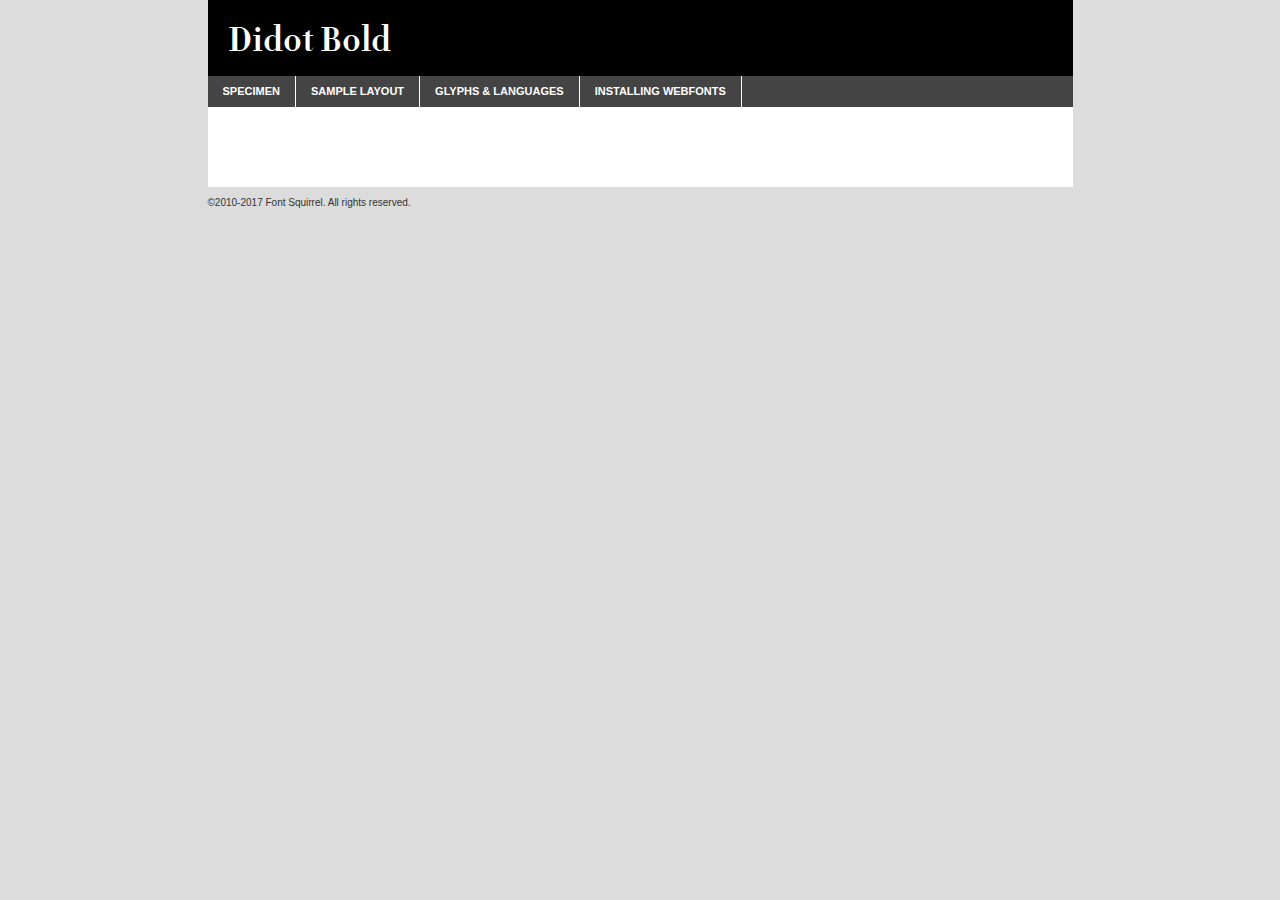
<file: font/didot_bold-demo.html>
<!DOCTYPE html PUBLIC "-//W3C//DTD XHTML 1.0 Transitional//EN"
        "http://www.w3.org/TR/xhtml1/DTD/xhtml1-transitional.dtd">

<html xmlns="http://www.w3.org/1999/xhtml" xml:lang="en" lang="en">
<head>
    <meta http-equiv="Content-Type" content="text/html; charset=utf-8"/>
    <script src="http://ajax.googleapis.com/ajax/libs/jquery/1.7.2/jquery.min.js" type="text/javascript" charset="utf-8"></script>
    <script type="text/javascript">
		(function($) {
			$.fn.easyTabs = function(option) {
				var param = jQuery.extend({ fadeSpeed: 'fast', defaultContent: 1, activeClass: 'active' }, option);
				$(this).each(function() {
					var thisId = '#' + this.id;
					if ( param.defaultContent == '' )
					{
						param.defaultContent = 1;
					}
					if ( typeof param.defaultContent == 'number' )
					{
						var defaultTab = $(thisId + ' .tabs li:eq(' + (param.defaultContent - 1) + ') a').attr('href').substr(1);
					}
					else
					{
						var defaultTab = param.defaultContent;
					}
					$(thisId + ' .tabs li a').each(function() {
						var tabToHide = $(this).attr('href').substr(1);
						$('#' + tabToHide).addClass('easytabs-tab-content');
					});
					hideAll();
					changeContent(defaultTab);

					function hideAll() {$(thisId + ' .easytabs-tab-content').hide();}

					function changeContent(tabId)
					{
						hideAll();
						$(thisId + ' .tabs li').removeClass(param.activeClass);
						$(thisId + ' .tabs li a[href=#' + tabId + ']').closest('li').addClass(param.activeClass);
						if ( param.fadeSpeed != 'none' )
						{
							$(thisId + ' #' + tabId).fadeIn(param.fadeSpeed);
						}
						else
						{
							$(thisId + ' #' + tabId).show();
						}
					}

					$(thisId + ' .tabs li').click(function() {
						var tabId = $(this).find('a').attr('href').substr(1);
						changeContent(tabId);
						return false;
					});
				});
			}
		})(jQuery);
    </script>
    <link rel="stylesheet" href="specimen_files/specimen_stylesheet.css" type="text/css" charset="utf-8"/>
    <link rel="stylesheet" href="stylesheet.css" type="text/css" charset="utf-8"/>

    <style type="text/css">
        		body {
			font-family: 'didotbold';
        		}

            </style>

    <title>Didot Bold Specimen</title>


    <script type="text/javascript" charset="utf-8">
		$(document).ready(function() {
			$('#container').easyTabs({ defaultContent: 1 });
		});
    </script>
</head>

<body>
<div id="container">
    <div id="header">
		Didot Bold    </div>
    <ul class="tabs">
        <li><a href="#specimen">Specimen</a></li>
        <li><a href="#layout">Sample Layout</a></li>
		        <li><a href="#glyphs">Glyphs &amp; Languages</a></li>
        <li><a href="#installing">Installing Webfonts</a></li>

    </ul>

    <div id="main_content">


        <div id="specimen">

            <div class="section">
                <div class="grid12 firstcol">
                    <div class="huge">AaBb</div>
                </div>
            </div>

            <div class="section">
                <div class="glyph_range">A&#x200B;B&#x200b;C&#x200b;D&#x200b;E&#x200b;F&#x200b;G&#x200b;H&#x200b;I&#x200b;J&#x200b;K&#x200b;L&#x200b;M&#x200b;N&#x200b;O&#x200b;P&#x200b;Q&#x200b;R&#x200b;S&#x200b;T&#x200b;U&#x200b;V&#x200b;W&#x200b;X&#x200b;Y&#x200b;Z&#x200b;a&#x200b;b&#x200b;c&#x200b;d&#x200b;e&#x200b;f&#x200b;g&#x200b;h&#x200b;i&#x200b;j&#x200b;k&#x200b;l&#x200b;m&#x200b;n&#x200b;o&#x200b;p&#x200b;q&#x200b;r&#x200b;s&#x200b;t&#x200b;u&#x200b;v&#x200b;w&#x200b;x&#x200b;y&#x200b;z&#x200b;1&#x200b;2&#x200b;3&#x200b;4&#x200b;5&#x200b;6&#x200b;7&#x200b;8&#x200b;9&#x200b;0&#x200b;&amp;&#x200b;.&#x200b;,&#x200b;?&#x200b;!&#x200b;&#64;&#x200b;(&#x200b;)&#x200b;#&#x200b;$&#x200b;%&#x200b;*&#x200b;+&#x200b;-&#x200b;=&#x200b;:&#x200b;;</div>
            </div>
            <div class="section">
                <div class="grid12 firstcol">
                    <table class="sample_table">
                        <tr>
                            <td>10</td>
                            <td class="size10">abcdefghijklmnopqrstuvwxyzABCDEFGHIJKLMNOPQRSTUVWXYZ0123456789abcdefghijklmnopqrstuvwxyzABCDEFGHIJKLMNOPQRSTUVWXYZ0123456789abcdefghijklmnopqrstuvwxyzABCDEFGHIJKLMNOPQRSTUVWXYZ</td>
                        </tr>
                        <tr>
                            <td>11</td>
                            <td class="size11">abcdefghijklmnopqrstuvwxyzABCDEFGHIJKLMNOPQRSTUVWXYZ0123456789abcdefghijklmnopqrstuvwxyzABCDEFGHIJKLMNOPQRSTUVWXYZ0123456789abcdefghijklmnopqrstuvwxyzABCDEFGHIJKLMNOPQRSTUVWXYZ</td>
                        </tr>
                        <tr>
                            <td>12</td>
                            <td class="size12">abcdefghijklmnopqrstuvwxyzABCDEFGHIJKLMNOPQRSTUVWXYZ0123456789abcdefghijklmnopqrstuvwxyzABCDEFGHIJKLMNOPQRSTUVWXYZ0123456789abcdefghijklmnopqrstuvwxyzABCDEFGHIJKLMNOPQRSTUVWXYZ</td>
                        </tr>
                        <tr>
                            <td>13</td>
                            <td class="size13">abcdefghijklmnopqrstuvwxyzABCDEFGHIJKLMNOPQRSTUVWXYZ0123456789abcdefghijklmnopqrstuvwxyzABCDEFGHIJKLMNOPQRSTUVWXYZ0123456789abcdefghijklmnopqrstuvwxyzABCDEFGHIJKLMNOPQRSTUVWXYZ</td>
                        </tr>
                        <tr>
                            <td>14</td>
                            <td class="size14">abcdefghijklmnopqrstuvwxyzABCDEFGHIJKLMNOPQRSTUVWXYZ0123456789abcdefghijklmnopqrstuvwxyzABCDEFGHIJKLMNOPQRSTUVWXYZ0123456789abcdefghijklmnopqrstuvwxyzABCDEFGHIJKLMNOPQRSTUVWXYZ</td>
                        </tr>
                        <tr>
                            <td>16</td>
                            <td class="size16">abcdefghijklmnopqrstuvwxyzABCDEFGHIJKLMNOPQRSTUVWXYZ0123456789abcdefghijklmnopqrstuvwxyzABCDEFGHIJKLMNOPQRSTUVWXYZ</td>
                        </tr>
                        <tr>
                            <td>18</td>
                            <td class="size18">abcdefghijklmnopqrstuvwxyzABCDEFGHIJKLMNOPQRSTUVWXYZ0123456789abcdefghijklmnopqrstuvwxyzABCDEFGHIJKLMNOPQRSTUVWXYZ</td>
                        </tr>
                        <tr>
                            <td>20</td>
                            <td class="size20">abcdefghijklmnopqrstuvwxyzABCDEFGHIJKLMNOPQRSTUVWXYZ0123456789abcdefghijklmnopqrstuvwxyzABCDEFGHIJKLMNOPQRSTUVWXYZ</td>
                        </tr>
                        <tr>
                            <td>24</td>
                            <td class="size24">abcdefghijklmnopqrstuvwxyzABCDEFGHIJKLMNOPQRSTUVWXYZ0123456789abcdefghijklmnopqrstuvwxyzABCDEFGHIJKLMNOPQRSTUVWXYZ</td>
                        </tr>
                        <tr>
                            <td>30</td>
                            <td class="size30">abcdefghijklmnopqrstuvwxyzABCDEFGHIJKLMNOPQRSTUVWXYZ0123456789abcdefghijklmnopqrstuvwxyzABCDEFGHIJKLMNOPQRSTUVWXYZ</td>
                        </tr>
                        <tr>
                            <td>36</td>
                            <td class="size36">abcdefghijklmnopqrstuvwxyzABCDEFGHIJKLMNOPQRSTUVWXYZ0123456789abcdefghijklmnopqrstuvwxyzABCDEFGHIJKLMNOPQRSTUVWXYZ</td>
                        </tr>
                        <tr>
                            <td>48</td>
                            <td class="size48">abcdefghijklmnopqrstuvwxyzABCDEFGHIJKLMNOPQRSTUVWXYZ0123456789abcdefghijklmnopqrstuvwxyzABCDEFGHIJKLMNOPQRSTUVWXYZ</td>
                        </tr>
                        <tr>
                            <td>60</td>
                            <td class="size60">abcdefghijklmnopqrstuvwxyzABCDEFGHIJKLMNOPQRSTUVWXYZ0123456789abcdefghijklmnopqrstuvwxyzABCDEFGHIJKLMNOPQRSTUVWXYZ</td>
                        </tr>
                        <tr>
                            <td>72</td>
                            <td class="size72">abcdefghijklmnopqrstuvwxyzABCDEFGHIJKLMNOPQRSTUVWXYZ0123456789abcdefghijklmnopqrstuvwxyzABCDEFGHIJKLMNOPQRSTUVWXYZ</td>
                        </tr>
                        <tr>
                            <td>90</td>
                            <td class="size90">abcdefghijklmnopqrstuvwxyzABCDEFGHIJKLMNOPQRSTUVWXYZ0123456789abcdefghijklmnopqrstuvwxyzABCDEFGHIJKLMNOPQRSTUVWXYZ</td>
                        </tr>
                    </table>

                </div>

            </div>


            <div class="section" id="bodycomparison">


                <div id="xheight">
                    <div class="fontbody">&#x25FC;&#x25FC;&#x25FC;&#x25FC;&#x25FC;&#x25FC;&#x25FC;&#x25FC;&#x25FC;&#x25FC;&#x25FC;&#x25FC;&#x25FC;&#x25FC;&#x25FC;&#x25FC;&#x25FC;&#x25FC;&#x25FC;&#x25FC;&#x25FC;&#x25FC;&#x25FC;&#x25FC;&#x25FC;&#x25FC;&#x25FC;&#x25FC;&#x25FC;&#x25FC;&#x25FC;&#x25FC;&#x25FC;&#x25FC;&#x25FC;&#x25FC;&#x25FC;&#x25FC;&#x25FC;&#x25FC;&#x25FC;&#x25FC;&#x25FC;&#x25FC;&#x25FC;&#x25FC;&#x25FC;&#x25FC;&#x25FC;&#x25FC;&#x25FC;&#x25FC;&#x25FC;&#x25FC;&#x25FC;&#x25FC;&#x25FC;&#x25FC;&#x25FC;&#x25FC;&#x25FC;&#x25FC;&#x25FC;&#x25FC;&#x25FC;&#x25FC;&#x25FC;&#x25FC;&#x25FC;&#x25FC;&#x25FC;&#x25FC;&#x25FC;&#x25FC;&#x25FC;&#x25FC;&#x25FC;&#x25FC;&#x25FC;&#x25FC;&#x25FC;&#x25FC;&#x25FC;&#x25FC;&#x25FC;&#x25FC;&#x25FC;&#x25FC;&#x25FC;&#x25FC;&#x25FC;&#x25FC;&#x25FC;&#x25FC;&#x25FC;&#x25FC;&#x25FC;&#x25FC;&#x25FC;body</div>
                    <div class="arialbody">body</div>
                    <div class="verdanabody">body</div>
                    <div class="georgiabody">body</div>
                </div>
                <div class="fontbody" style="z-index:1">
                    body<span>Didot Bold</span>
                </div>
                <div class="arialbody" style="z-index:1">
                    body<span>Arial</span>
                </div>
                <div class="verdanabody" style="z-index:1">
                    body<span>Verdana</span>
                </div>
                <div class="georgiabody" style="z-index:1">
                    body<span>Georgia</span>
                </div>


            </div>


            <div class="section psample psample_row1" id="">

                <div class="grid2 firstcol">
                    <p class="size10"><span>10.</span>Aenean lacinia bibendum nulla sed consectetur. Fusce dapibus, tellus ac cursus commodo, tortor mauris condimentum nibh, ut fermentum massa justo sit amet risus. Nullam id dolor id nibh ultricies vehicula ut id elit. Cum sociis natoque penatibus et magnis dis parturient montes, nascetur ridiculus mus. Nulla vitae elit libero, a pharetra augue.</p>

                </div>
                <div class="grid3">
                    <p class="size11"><span>11.</span>Aenean lacinia bibendum nulla sed consectetur. Fusce dapibus, tellus ac cursus commodo, tortor mauris condimentum nibh, ut fermentum massa justo sit amet risus. Nullam id dolor id nibh ultricies vehicula ut id elit. Cum sociis natoque penatibus et magnis dis parturient montes, nascetur ridiculus mus. Nulla vitae elit libero, a pharetra augue.</p>

                </div>
                <div class="grid3">
                    <p class="size12"><span>12.</span>Aenean lacinia bibendum nulla sed consectetur. Fusce dapibus, tellus ac cursus commodo, tortor mauris condimentum nibh, ut fermentum massa justo sit amet risus. Nullam id dolor id nibh ultricies vehicula ut id elit. Cum sociis natoque penatibus et magnis dis parturient montes, nascetur ridiculus mus. Nulla vitae elit libero, a pharetra augue.</p>

                </div>
                <div class="grid4">
                    <p class="size13"><span>13.</span>Aenean lacinia bibendum nulla sed consectetur. Fusce dapibus, tellus ac cursus commodo, tortor mauris condimentum nibh, ut fermentum massa justo sit amet risus. Nullam id dolor id nibh ultricies vehicula ut id elit. Cum sociis natoque penatibus et magnis dis parturient montes, nascetur ridiculus mus. Nulla vitae elit libero, a pharetra augue.</p>

                </div>
                <div class="white_blend"></div>

            </div>
            <div class="section psample psample_row2" id="">
                <div class="grid3 firstcol">
                    <p class="size14"><span>14.</span>Aenean lacinia bibendum nulla sed consectetur. Fusce dapibus, tellus ac cursus commodo, tortor mauris condimentum nibh, ut fermentum massa justo sit amet risus. Nullam id dolor id nibh ultricies vehicula ut id elit. Cum sociis natoque penatibus et magnis dis parturient montes, nascetur ridiculus mus. Nulla vitae elit libero, a pharetra augue.</p>

                </div>
                <div class="grid4">
                    <p class="size16"><span>16.</span>Aenean lacinia bibendum nulla sed consectetur. Fusce dapibus, tellus ac cursus commodo, tortor mauris condimentum nibh, ut fermentum massa justo sit amet risus. Nullam id dolor id nibh ultricies vehicula ut id elit. Cum sociis natoque penatibus et magnis dis parturient montes, nascetur ridiculus mus. Nulla vitae elit libero, a pharetra augue.</p>

                </div>
                <div class="grid5">
                    <p class="size18"><span>18.</span>Aenean lacinia bibendum nulla sed consectetur. Fusce dapibus, tellus ac cursus commodo, tortor mauris condimentum nibh, ut fermentum massa justo sit amet risus. Nullam id dolor id nibh ultricies vehicula ut id elit. Cum sociis natoque penatibus et magnis dis parturient montes, nascetur ridiculus mus. Nulla vitae elit libero, a pharetra augue.</p>

                </div>

                <div class="white_blend"></div>

            </div>

            <div class="section psample psample_row3" id="">
                <div class="grid5 firstcol">
                    <p class="size20"><span>20.</span>Aenean lacinia bibendum nulla sed consectetur. Fusce dapibus, tellus ac cursus commodo, tortor mauris condimentum nibh, ut fermentum massa justo sit amet risus. Nullam id dolor id nibh ultricies vehicula ut id elit. Cum sociis natoque penatibus et magnis dis parturient montes, nascetur ridiculus mus. Nulla vitae elit libero, a pharetra augue.</p>
                </div>
                <div class="grid7">
                    <p class="size24"><span>24.</span>Aenean lacinia bibendum nulla sed consectetur. Fusce dapibus, tellus ac cursus commodo, tortor mauris condimentum nibh, ut fermentum massa justo sit amet risus. Nullam id dolor id nibh ultricies vehicula ut id elit. Cum sociis natoque penatibus et magnis dis parturient montes, nascetur ridiculus mus. Nulla vitae elit libero, a pharetra augue.</p>
                </div>

                <div class="white_blend"></div>

            </div>

            <div class="section psample psample_row4" id="">
                <div class="grid12 firstcol">
                    <p class="size30"><span>30.</span>Aenean lacinia bibendum nulla sed consectetur. Fusce dapibus, tellus ac cursus commodo, tortor mauris condimentum nibh, ut fermentum massa justo sit amet risus. Nullam id dolor id nibh ultricies vehicula ut id elit. Cum sociis natoque penatibus et magnis dis parturient montes, nascetur ridiculus mus. Nulla vitae elit libero, a pharetra augue.</p>
                </div>
                <div class="white_blend"></div>

            </div>


            <div class="section psample psample_row1 fullreverse">
                <div class="grid2 firstcol">
                    <p class="size10"><span>10.</span>Aenean lacinia bibendum nulla sed consectetur. Fusce dapibus, tellus ac cursus commodo, tortor mauris condimentum nibh, ut fermentum massa justo sit amet risus. Nullam id dolor id nibh ultricies vehicula ut id elit. Cum sociis natoque penatibus et magnis dis parturient montes, nascetur ridiculus mus. Nulla vitae elit libero, a pharetra augue.</p>

                </div>
                <div class="grid3">
                    <p class="size11"><span>11.</span>Aenean lacinia bibendum nulla sed consectetur. Fusce dapibus, tellus ac cursus commodo, tortor mauris condimentum nibh, ut fermentum massa justo sit amet risus. Nullam id dolor id nibh ultricies vehicula ut id elit. Cum sociis natoque penatibus et magnis dis parturient montes, nascetur ridiculus mus. Nulla vitae elit libero, a pharetra augue.</p>

                </div>
                <div class="grid3">
                    <p class="size12"><span>12.</span>Aenean lacinia bibendum nulla sed consectetur. Fusce dapibus, tellus ac cursus commodo, tortor mauris condimentum nibh, ut fermentum massa justo sit amet risus. Nullam id dolor id nibh ultricies vehicula ut id elit. Cum sociis natoque penatibus et magnis dis parturient montes, nascetur ridiculus mus. Nulla vitae elit libero, a pharetra augue.</p>

                </div>
                <div class="grid4">
                    <p class="size13"><span>13.</span>Aenean lacinia bibendum nulla sed consectetur. Fusce dapibus, tellus ac cursus commodo, tortor mauris condimentum nibh, ut fermentum massa justo sit amet risus. Nullam id dolor id nibh ultricies vehicula ut id elit. Cum sociis natoque penatibus et magnis dis parturient montes, nascetur ridiculus mus. Nulla vitae elit libero, a pharetra augue.</p>

                </div>
                <div class="black_blend"></div>

            </div>

            <div class="section psample psample_row2 fullreverse">
                <div class="grid3 firstcol">
                    <p class="size14"><span>14.</span>Aenean lacinia bibendum nulla sed consectetur. Fusce dapibus, tellus ac cursus commodo, tortor mauris condimentum nibh, ut fermentum massa justo sit amet risus. Nullam id dolor id nibh ultricies vehicula ut id elit. Cum sociis natoque penatibus et magnis dis parturient montes, nascetur ridiculus mus. Nulla vitae elit libero, a pharetra augue.</p>

                </div>
                <div class="grid4">
                    <p class="size16"><span>16.</span>Aenean lacinia bibendum nulla sed consectetur. Fusce dapibus, tellus ac cursus commodo, tortor mauris condimentum nibh, ut fermentum massa justo sit amet risus. Nullam id dolor id nibh ultricies vehicula ut id elit. Cum sociis natoque penatibus et magnis dis parturient montes, nascetur ridiculus mus. Nulla vitae elit libero, a pharetra augue.</p>

                </div>
                <div class="grid5">
                    <p class="size18"><span>18.</span>Aenean lacinia bibendum nulla sed consectetur. Fusce dapibus, tellus ac cursus commodo, tortor mauris condimentum nibh, ut fermentum massa justo sit amet risus. Nullam id dolor id nibh ultricies vehicula ut id elit. Cum sociis natoque penatibus et magnis dis parturient montes, nascetur ridiculus mus. Nulla vitae elit libero, a pharetra augue.</p>

                </div>
                <div class="black_blend"></div>

            </div>

            <div class="section psample fullreverse psample_row3" id="">
                <div class="grid5 firstcol">
                    <p class="size20"><span>20.</span>Aenean lacinia bibendum nulla sed consectetur. Fusce dapibus, tellus ac cursus commodo, tortor mauris condimentum nibh, ut fermentum massa justo sit amet risus. Nullam id dolor id nibh ultricies vehicula ut id elit. Cum sociis natoque penatibus et magnis dis parturient montes, nascetur ridiculus mus. Nulla vitae elit libero, a pharetra augue.</p>
                </div>
                <div class="grid7">
                    <p class="size24"><span>24.</span>Aenean lacinia bibendum nulla sed consectetur. Fusce dapibus, tellus ac cursus commodo, tortor mauris condimentum nibh, ut fermentum massa justo sit amet risus. Nullam id dolor id nibh ultricies vehicula ut id elit. Cum sociis natoque penatibus et magnis dis parturient montes, nascetur ridiculus mus. Nulla vitae elit libero, a pharetra augue.</p>
                </div>

                <div class="black_blend"></div>

            </div>

            <div class="section psample fullreverse psample_row4" id="" style="border-bottom: 20px #000 solid;">
                <div class="grid12 firstcol">
                    <p class="size30"><span>30.</span>Aenean lacinia bibendum nulla sed consectetur. Fusce dapibus, tellus ac cursus commodo, tortor mauris condimentum nibh, ut fermentum massa justo sit amet risus. Nullam id dolor id nibh ultricies vehicula ut id elit. Cum sociis natoque penatibus et magnis dis parturient montes, nascetur ridiculus mus. Nulla vitae elit libero, a pharetra augue.</p>
                </div>
                <div class="black_blend"></div>

            </div>


        </div>

        <div id="layout">

            <div class="section">

                <div class="grid12 firstcol">
                    <h1>Lorem Ipsum Dolor</h1>
                    <h2>Etiam porta sem malesuada magna mollis euismod</h2>

                    <p class="byline">By <a href="#link">Aenean Lacinia</a></p>
                </div>
            </div>
            <div class="section">
                <div class="grid8 firstcol">
                    <p class="large">Donec sed odio dui. Morbi leo risus, porta ac consectetur ac, vestibulum at eros. Fusce dapibus, tellus ac cursus commodo, tortor mauris condimentum nibh, ut fermentum massa justo sit amet risus. </p>


                    <h3>Pellentesque ornare sem</h3>

                    <p>Maecenas sed diam eget risus varius blandit sit amet non magna. Maecenas faucibus mollis interdum. Donec ullamcorper nulla non metus auctor fringilla. Nullam id dolor id nibh ultricies vehicula ut id elit. Nullam id dolor id nibh ultricies vehicula ut id elit. </p>

                    <p>Aenean eu leo quam. Pellentesque ornare sem lacinia quam venenatis vestibulum. Lorem ipsum dolor sit amet, consectetur adipiscing elit. Cum sociis natoque penatibus et magnis dis parturient montes, nascetur ridiculus mus. </p>

                    <p>Nulla vitae elit libero, a pharetra augue. Praesent commodo cursus magna, vel scelerisque nisl consectetur et. Aenean lacinia bibendum nulla sed consectetur. </p>

                    <p>Nullam quis risus eget urna mollis ornare vel eu leo. Nullam quis risus eget urna mollis ornare vel eu leo. Maecenas sed diam eget risus varius blandit sit amet non magna. Donec ullamcorper nulla non metus auctor fringilla. </p>

                    <h3>Cras mattis consectetur</h3>

                    <p>Aenean eu leo quam. Pellentesque ornare sem lacinia quam venenatis vestibulum. Aenean lacinia bibendum nulla sed consectetur. Integer posuere erat a ante venenatis dapibus posuere velit aliquet. Cras mattis consectetur purus sit amet fermentum. </p>

                    <p>Nullam id dolor id nibh ultricies vehicula ut id elit. Nullam quis risus eget urna mollis ornare vel eu leo. Cras mattis consectetur purus sit amet fermentum.</p>
                </div>

                <div class="grid4 sidebar">

                    <div class="box reverse">
                        <p class="last">Nullam quis risus eget urna mollis ornare vel eu leo. Donec ullamcorper nulla non metus auctor fringilla. Cras mattis consectetur purus sit amet fermentum. Sed posuere consectetur est at lobortis. Lorem ipsum dolor sit amet, consectetur adipiscing elit. </p>
                    </div>

                    <p class="caption">Maecenas sed diam eget risus varius.</p>

                    <p>Vestibulum id ligula porta felis euismod semper. Integer posuere erat a ante venenatis dapibus posuere velit aliquet. Vestibulum id ligula porta felis euismod semper. Sed posuere consectetur est at lobortis. Maecenas sed diam eget risus varius blandit sit amet non magna. Fusce dapibus, tellus ac cursus commodo, tortor mauris condimentum nibh, ut fermentum massa justo sit amet risus. </p>


                    <p>Duis mollis, est non commodo luctus, nisi erat porttitor ligula, eget lacinia odio sem nec elit. Aenean lacinia bibendum nulla sed consectetur. Vivamus sagittis lacus vel augue laoreet rutrum faucibus dolor auctor. Aenean lacinia bibendum nulla sed consectetur. Nullam quis risus eget urna mollis ornare vel eu leo. </p>

                    <p>Praesent commodo cursus magna, vel scelerisque nisl consectetur et. Donec ullamcorper nulla non metus auctor fringilla. Maecenas faucibus mollis interdum. Fusce dapibus, tellus ac cursus commodo, tortor mauris condimentum nibh, ut fermentum massa justo sit amet risus. </p>

                </div>
            </div>

        </div>


		

        <div id="glyphs">
            <div class="section">
                <div class="grid12 firstcol">

                    <h1>Language Support</h1>
                    <p>The subset of Didot Bold in this kit supports the following languages:<br/>

						Albanian, Basque, Breton, Chamorro, Danish, Dutch, English, Faroese, Finnish, French, Frisian, Galician, German, Icelandic, Italian, Malagasy, Norwegian, Portuguese, Spanish, Alsatian, Aragonese, Arapaho, Arrernte, Asturian, Aymara, Bislama, Cebuano, Corsican, Fijian, French_creole, Genoese, Gilbertese, Greenlandic, Haitian_creole, Hiligaynon, Hmong, Hopi, Ibanag, Iloko_ilokano, Indonesian, Interglossa_glosa, Interlingua, Irish_gaelic, Jerriais, Lojban, Lombard, Luxembourgeois, Manx, Mohawk, Norfolk_pitcairnese, Occitan, Oromo, Pangasinan, Papiamento, Piedmontese, Potawatomi, Rhaeto-romance, Romansh, Rotokas, Sami_lule, Samoan, Sardinian, Scots_gaelic, Seychelles_creole, Shona, Sicilian, Somali, Southern_ndebele, Swahili, Swati_swazi, Tagalog_filipino_pilipino, Tetum, Tok_pisin, Uyghur_latinized, Volapuk, Walloon, Warlpiri, Xhosa, Yapese, Zulu, Latinbasic, Ubasic, Demo                    </p>
                    <h1>Glyph Chart</h1>
                    <p>The subset of Didot Bold in this kit includes all the glyphs listed below. Unicode entities are included above each glyph to help you insert individual characters into your layout.</p>
                    <div id="glyph_chart">

																				                                <div><p>&amp;#32;</p>&#32;</div>
																				                                <div><p>&amp;#33;</p>&#33;</div>
																				                                <div><p>&amp;#34;</p>&#34;</div>
																				                                <div><p>&amp;#35;</p>&#35;</div>
																				                                <div><p>&amp;#36;</p>&#36;</div>
																				                                <div><p>&amp;#37;</p>&#37;</div>
																				                                <div><p>&amp;#38;</p>&#38;</div>
																				                                <div><p>&amp;#39;</p>&#39;</div>
																				                                <div><p>&amp;#40;</p>&#40;</div>
																				                                <div><p>&amp;#41;</p>&#41;</div>
																				                                <div><p>&amp;#42;</p>&#42;</div>
																				                                <div><p>&amp;#43;</p>&#43;</div>
																				                                <div><p>&amp;#44;</p>&#44;</div>
																				                                <div><p>&amp;#45;</p>&#45;</div>
																				                                <div><p>&amp;#46;</p>&#46;</div>
																				                                <div><p>&amp;#47;</p>&#47;</div>
																				                                <div><p>&amp;#48;</p>&#48;</div>
																				                                <div><p>&amp;#49;</p>&#49;</div>
																				                                <div><p>&amp;#50;</p>&#50;</div>
																				                                <div><p>&amp;#51;</p>&#51;</div>
																				                                <div><p>&amp;#52;</p>&#52;</div>
																				                                <div><p>&amp;#53;</p>&#53;</div>
																				                                <div><p>&amp;#54;</p>&#54;</div>
																				                                <div><p>&amp;#55;</p>&#55;</div>
																				                                <div><p>&amp;#56;</p>&#56;</div>
																				                                <div><p>&amp;#57;</p>&#57;</div>
																				                                <div><p>&amp;#58;</p>&#58;</div>
																				                                <div><p>&amp;#59;</p>&#59;</div>
																				                                <div><p>&amp;#60;</p>&#60;</div>
																				                                <div><p>&amp;#61;</p>&#61;</div>
																				                                <div><p>&amp;#62;</p>&#62;</div>
																				                                <div><p>&amp;#63;</p>&#63;</div>
																				                                <div><p>&amp;#64;</p>&#64;</div>
																				                                <div><p>&amp;#65;</p>&#65;</div>
																				                                <div><p>&amp;#66;</p>&#66;</div>
																				                                <div><p>&amp;#67;</p>&#67;</div>
																				                                <div><p>&amp;#68;</p>&#68;</div>
																				                                <div><p>&amp;#69;</p>&#69;</div>
																				                                <div><p>&amp;#70;</p>&#70;</div>
																				                                <div><p>&amp;#71;</p>&#71;</div>
																				                                <div><p>&amp;#72;</p>&#72;</div>
																				                                <div><p>&amp;#73;</p>&#73;</div>
																				                                <div><p>&amp;#74;</p>&#74;</div>
																				                                <div><p>&amp;#75;</p>&#75;</div>
																				                                <div><p>&amp;#76;</p>&#76;</div>
																				                                <div><p>&amp;#77;</p>&#77;</div>
																				                                <div><p>&amp;#78;</p>&#78;</div>
																				                                <div><p>&amp;#79;</p>&#79;</div>
																				                                <div><p>&amp;#80;</p>&#80;</div>
																				                                <div><p>&amp;#81;</p>&#81;</div>
																				                                <div><p>&amp;#82;</p>&#82;</div>
																				                                <div><p>&amp;#83;</p>&#83;</div>
																				                                <div><p>&amp;#84;</p>&#84;</div>
																				                                <div><p>&amp;#85;</p>&#85;</div>
																				                                <div><p>&amp;#86;</p>&#86;</div>
																				                                <div><p>&amp;#87;</p>&#87;</div>
																				                                <div><p>&amp;#88;</p>&#88;</div>
																				                                <div><p>&amp;#89;</p>&#89;</div>
																				                                <div><p>&amp;#90;</p>&#90;</div>
																				                                <div><p>&amp;#91;</p>&#91;</div>
																				                                <div><p>&amp;#92;</p>&#92;</div>
																				                                <div><p>&amp;#93;</p>&#93;</div>
																				                                <div><p>&amp;#94;</p>&#94;</div>
																				                                <div><p>&amp;#95;</p>&#95;</div>
																				                                <div><p>&amp;#96;</p>&#96;</div>
																				                                <div><p>&amp;#97;</p>&#97;</div>
																				                                <div><p>&amp;#98;</p>&#98;</div>
																				                                <div><p>&amp;#99;</p>&#99;</div>
																				                                <div><p>&amp;#100;</p>&#100;</div>
																				                                <div><p>&amp;#101;</p>&#101;</div>
																				                                <div><p>&amp;#102;</p>&#102;</div>
																				                                <div><p>&amp;#103;</p>&#103;</div>
																				                                <div><p>&amp;#104;</p>&#104;</div>
																				                                <div><p>&amp;#105;</p>&#105;</div>
																				                                <div><p>&amp;#106;</p>&#106;</div>
																				                                <div><p>&amp;#107;</p>&#107;</div>
																				                                <div><p>&amp;#108;</p>&#108;</div>
																				                                <div><p>&amp;#109;</p>&#109;</div>
																				                                <div><p>&amp;#110;</p>&#110;</div>
																				                                <div><p>&amp;#111;</p>&#111;</div>
																				                                <div><p>&amp;#112;</p>&#112;</div>
																				                                <div><p>&amp;#113;</p>&#113;</div>
																				                                <div><p>&amp;#114;</p>&#114;</div>
																				                                <div><p>&amp;#115;</p>&#115;</div>
																				                                <div><p>&amp;#116;</p>&#116;</div>
																				                                <div><p>&amp;#117;</p>&#117;</div>
																				                                <div><p>&amp;#118;</p>&#118;</div>
																				                                <div><p>&amp;#119;</p>&#119;</div>
																				                                <div><p>&amp;#120;</p>&#120;</div>
																				                                <div><p>&amp;#121;</p>&#121;</div>
																				                                <div><p>&amp;#122;</p>&#122;</div>
																				                                <div><p>&amp;#123;</p>&#123;</div>
																				                                <div><p>&amp;#124;</p>&#124;</div>
																				                                <div><p>&amp;#125;</p>&#125;</div>
																				                                <div><p>&amp;#126;</p>&#126;</div>
																				                                <div><p>&amp;#160;</p>&#160;</div>
																				                                <div><p>&amp;#161;</p>&#161;</div>
																				                                <div><p>&amp;#162;</p>&#162;</div>
																				                                <div><p>&amp;#163;</p>&#163;</div>
																				                                <div><p>&amp;#164;</p>&#164;</div>
																				                                <div><p>&amp;#165;</p>&#165;</div>
																				                                <div><p>&amp;#166;</p>&#166;</div>
																				                                <div><p>&amp;#167;</p>&#167;</div>
																				                                <div><p>&amp;#168;</p>&#168;</div>
																				                                <div><p>&amp;#169;</p>&#169;</div>
																				                                <div><p>&amp;#170;</p>&#170;</div>
																				                                <div><p>&amp;#171;</p>&#171;</div>
																				                                <div><p>&amp;#172;</p>&#172;</div>
																				                                <div><p>&amp;#173;</p>&#173;</div>
																				                                <div><p>&amp;#174;</p>&#174;</div>
																				                                <div><p>&amp;#175;</p>&#175;</div>
																				                                <div><p>&amp;#176;</p>&#176;</div>
																				                                <div><p>&amp;#177;</p>&#177;</div>
																				                                <div><p>&amp;#178;</p>&#178;</div>
																				                                <div><p>&amp;#179;</p>&#179;</div>
																				                                <div><p>&amp;#180;</p>&#180;</div>
																				                                <div><p>&amp;#181;</p>&#181;</div>
																				                                <div><p>&amp;#182;</p>&#182;</div>
																				                                <div><p>&amp;#183;</p>&#183;</div>
																				                                <div><p>&amp;#184;</p>&#184;</div>
																				                                <div><p>&amp;#185;</p>&#185;</div>
																				                                <div><p>&amp;#186;</p>&#186;</div>
																				                                <div><p>&amp;#187;</p>&#187;</div>
																				                                <div><p>&amp;#188;</p>&#188;</div>
																				                                <div><p>&amp;#189;</p>&#189;</div>
																				                                <div><p>&amp;#190;</p>&#190;</div>
																				                                <div><p>&amp;#191;</p>&#191;</div>
																				                                <div><p>&amp;#192;</p>&#192;</div>
																				                                <div><p>&amp;#193;</p>&#193;</div>
																				                                <div><p>&amp;#194;</p>&#194;</div>
																				                                <div><p>&amp;#195;</p>&#195;</div>
																				                                <div><p>&amp;#196;</p>&#196;</div>
																				                                <div><p>&amp;#197;</p>&#197;</div>
																				                                <div><p>&amp;#198;</p>&#198;</div>
																				                                <div><p>&amp;#199;</p>&#199;</div>
																				                                <div><p>&amp;#200;</p>&#200;</div>
																				                                <div><p>&amp;#201;</p>&#201;</div>
																				                                <div><p>&amp;#202;</p>&#202;</div>
																				                                <div><p>&amp;#203;</p>&#203;</div>
																				                                <div><p>&amp;#204;</p>&#204;</div>
																				                                <div><p>&amp;#205;</p>&#205;</div>
																				                                <div><p>&amp;#206;</p>&#206;</div>
																				                                <div><p>&amp;#207;</p>&#207;</div>
																				                                <div><p>&amp;#208;</p>&#208;</div>
																				                                <div><p>&amp;#209;</p>&#209;</div>
																				                                <div><p>&amp;#210;</p>&#210;</div>
																				                                <div><p>&amp;#211;</p>&#211;</div>
																				                                <div><p>&amp;#212;</p>&#212;</div>
																				                                <div><p>&amp;#213;</p>&#213;</div>
																				                                <div><p>&amp;#214;</p>&#214;</div>
																				                                <div><p>&amp;#215;</p>&#215;</div>
																				                                <div><p>&amp;#216;</p>&#216;</div>
																				                                <div><p>&amp;#217;</p>&#217;</div>
																				                                <div><p>&amp;#218;</p>&#218;</div>
																				                                <div><p>&amp;#219;</p>&#219;</div>
																				                                <div><p>&amp;#220;</p>&#220;</div>
																				                                <div><p>&amp;#221;</p>&#221;</div>
																				                                <div><p>&amp;#222;</p>&#222;</div>
																				                                <div><p>&amp;#223;</p>&#223;</div>
																				                                <div><p>&amp;#224;</p>&#224;</div>
																				                                <div><p>&amp;#225;</p>&#225;</div>
																				                                <div><p>&amp;#226;</p>&#226;</div>
																				                                <div><p>&amp;#227;</p>&#227;</div>
																				                                <div><p>&amp;#228;</p>&#228;</div>
																				                                <div><p>&amp;#229;</p>&#229;</div>
																				                                <div><p>&amp;#230;</p>&#230;</div>
																				                                <div><p>&amp;#231;</p>&#231;</div>
																				                                <div><p>&amp;#232;</p>&#232;</div>
																				                                <div><p>&amp;#233;</p>&#233;</div>
																				                                <div><p>&amp;#234;</p>&#234;</div>
																				                                <div><p>&amp;#235;</p>&#235;</div>
																				                                <div><p>&amp;#236;</p>&#236;</div>
																				                                <div><p>&amp;#237;</p>&#237;</div>
																				                                <div><p>&amp;#238;</p>&#238;</div>
																				                                <div><p>&amp;#239;</p>&#239;</div>
																				                                <div><p>&amp;#240;</p>&#240;</div>
																				                                <div><p>&amp;#241;</p>&#241;</div>
																				                                <div><p>&amp;#242;</p>&#242;</div>
																				                                <div><p>&amp;#243;</p>&#243;</div>
																				                                <div><p>&amp;#244;</p>&#244;</div>
																				                                <div><p>&amp;#245;</p>&#245;</div>
																				                                <div><p>&amp;#246;</p>&#246;</div>
																				                                <div><p>&amp;#247;</p>&#247;</div>
																				                                <div><p>&amp;#248;</p>&#248;</div>
																				                                <div><p>&amp;#249;</p>&#249;</div>
																				                                <div><p>&amp;#250;</p>&#250;</div>
																				                                <div><p>&amp;#251;</p>&#251;</div>
																				                                <div><p>&amp;#252;</p>&#252;</div>
																				                                <div><p>&amp;#253;</p>&#253;</div>
																				                                <div><p>&amp;#254;</p>&#254;</div>
																				                                <div><p>&amp;#255;</p>&#255;</div>
																				                                <div><p>&amp;#338;</p>&#338;</div>
																				                                <div><p>&amp;#339;</p>&#339;</div>
																				                                <div><p>&amp;#376;</p>&#376;</div>
																				                                <div><p>&amp;#710;</p>&#710;</div>
																				                                <div><p>&amp;#732;</p>&#732;</div>
																				                                <div><p>&amp;#8192;</p>&#8192;</div>
																				                                <div><p>&amp;#8193;</p>&#8193;</div>
																				                                <div><p>&amp;#8194;</p>&#8194;</div>
																				                                <div><p>&amp;#8195;</p>&#8195;</div>
																				                                <div><p>&amp;#8196;</p>&#8196;</div>
																				                                <div><p>&amp;#8197;</p>&#8197;</div>
																				                                <div><p>&amp;#8198;</p>&#8198;</div>
																				                                <div><p>&amp;#8199;</p>&#8199;</div>
																				                                <div><p>&amp;#8200;</p>&#8200;</div>
																				                                <div><p>&amp;#8201;</p>&#8201;</div>
																				                                <div><p>&amp;#8202;</p>&#8202;</div>
																				                                <div><p>&amp;#8208;</p>&#8208;</div>
																				                                <div><p>&amp;#8209;</p>&#8209;</div>
																				                                <div><p>&amp;#8210;</p>&#8210;</div>
																				                                <div><p>&amp;#8211;</p>&#8211;</div>
																				                                <div><p>&amp;#8212;</p>&#8212;</div>
																				                                <div><p>&amp;#8216;</p>&#8216;</div>
																				                                <div><p>&amp;#8217;</p>&#8217;</div>
																				                                <div><p>&amp;#8218;</p>&#8218;</div>
																				                                <div><p>&amp;#8220;</p>&#8220;</div>
																				                                <div><p>&amp;#8221;</p>&#8221;</div>
																				                                <div><p>&amp;#8222;</p>&#8222;</div>
																				                                <div><p>&amp;#8226;</p>&#8226;</div>
																				                                <div><p>&amp;#8230;</p>&#8230;</div>
																				                                <div><p>&amp;#8239;</p>&#8239;</div>
																				                                <div><p>&amp;#8249;</p>&#8249;</div>
																				                                <div><p>&amp;#8250;</p>&#8250;</div>
																				                                <div><p>&amp;#8287;</p>&#8287;</div>
																				                                <div><p>&amp;#8364;</p>&#8364;</div>
																				                                <div><p>&amp;#8482;</p>&#8482;</div>
																				                                <div><p>&amp;#9724;</p>&#9724;</div>
																				                                <div><p>&amp;#64257;</p>&#64257;</div>
																				                                <div><p>&amp;#64258;</p>&#64258;</div>
																				                                <div><p>&amp;#64259;</p>&#64259;</div>
																				                                <div><p>&amp;#64260;</p>&#64260;</div>
																																																										                    </div>
                </div>


            </div>
        </div>


        <div id="specs">

        </div>

        <div id="installing">
            <div class="section">
                <div class="grid7 firstcol">
                    <h1>Installing Webfonts</h1>

                    <p>Webfonts are supported by all major browser platforms but not all in the same way. There are currently four different font formats that must be included in order to target all browsers. This includes TTF, WOFF, EOT and SVG.</p>

                    <h2>1. Upload your webfonts</h2>
                    <p>You must upload your webfont kit to your website. They should be in or near the same directory as your CSS files.</p>

                    <h2>2. Include the webfont stylesheet</h2>
                    <p>A special CSS @font-face declaration helps the various browsers select the appropriate font it needs without causing you a bunch of headaches. Learn more about this syntax by reading the <a href="https://www.fontspring.com/blog/further-hardening-of-the-bulletproof-syntax">Fontspring blog post</a> about it. The code for it is as follows:</p>


                    <code>
                        @font-face{
                        font-family: 'MyWebFont';
                        src: url('WebFont.eot');
                        src: url('WebFont.eot?#iefix') format('embedded-opentype'),
                        url('WebFont.woff') format('woff'),
                        url('WebFont.ttf') format('truetype'),
                        url('WebFont.svg#webfont') format('svg');
                        }
                    </code>

                    <p>We've already gone ahead and generated the code for you. All you have to do is link to the stylesheet in your HTML, like this:</p>
                    <code>&lt;link rel=&quot;stylesheet&quot; href=&quot;stylesheet.css&quot; type=&quot;text/css&quot; charset=&quot;utf-8&quot; /&gt;</code>

                    <h2>3. Modify your own stylesheet</h2>
                    <p>To take advantage of your new fonts, you must tell your stylesheet to use them. Look at the original @font-face declaration above and find the property called "font-family." The name linked there will be what you use to reference the font. Prepend that webfont name to the font stack in the "font-family" property, inside the selector you want to change. For example:</p>
                    <code>p { font-family: 'WebFont', Arial, sans-serif; }</code>

                    <h2>4. Test</h2>
                    <p>Getting webfonts to work cross-browser <em>can</em> be tricky. Use the information in the sidebar to help you if you find that fonts aren't loading in a particular browser.</p>
                </div>

                <div class="grid5 sidebar">
                    <div class="box">
                        <h2>Troubleshooting<br/>Font-Face Problems</h2>
                        <p>Having trouble getting your webfonts to load in your new website? Here are some tips to sort out what might be the problem.</p>

                        <h3>Fonts not showing in any browser</h3>

                        <p>This sounds like you need to work on the plumbing. You either did not upload the fonts to the correct directory, or you did not link the fonts properly in the CSS. If you've confirmed that all this is correct and you still have a problem, take a look at your .htaccess file and see if requests are getting intercepted.</p>

                        <h3>Fonts not loading in iPhone or iPad</h3>

                        <p>The most common problem here is that you are serving the fonts from an IIS server. IIS refuses to serve files that have unknown MIME types. If that is the case, you must set the MIME type for SVG to "image/svg+xml" in the server settings. Follow these instructions from Microsoft if you need help.</p>

                        <h3>Fonts not loading in Firefox</h3>

                        <p>The primary reason for this failure? You are still using a version Firefox older than 3.5. So upgrade already! If that isn't it, then you are very likely serving fonts from a different domain. Firefox requires that all font assets be served from the same domain. Lastly it is possible that you need to add WOFF to your list of MIME types (if you are serving via IIS.)</p>

                        <h3>Fonts not loading in IE</h3>

                        <p>Are you looking at Internet Explorer on an actual Windows machine or are you cheating by using a service like Adobe BrowserLab? Many of these screenshot services do not render @font-face for IE. Best to test it on a real machine.</p>

                        <h3>Fonts not loading in IE9</h3>

                        <p>IE9, like Firefox, requires that fonts be served from the same domain as the website. Make sure that is the case.</p>
                    </div>
                </div>
            </div>

        </div>

    </div>
    <div id="footer">
        <p>&copy;2010-2017 Font Squirrel. All rights reserved.</p>
    </div>
</div>
</body>
</html>
</file>
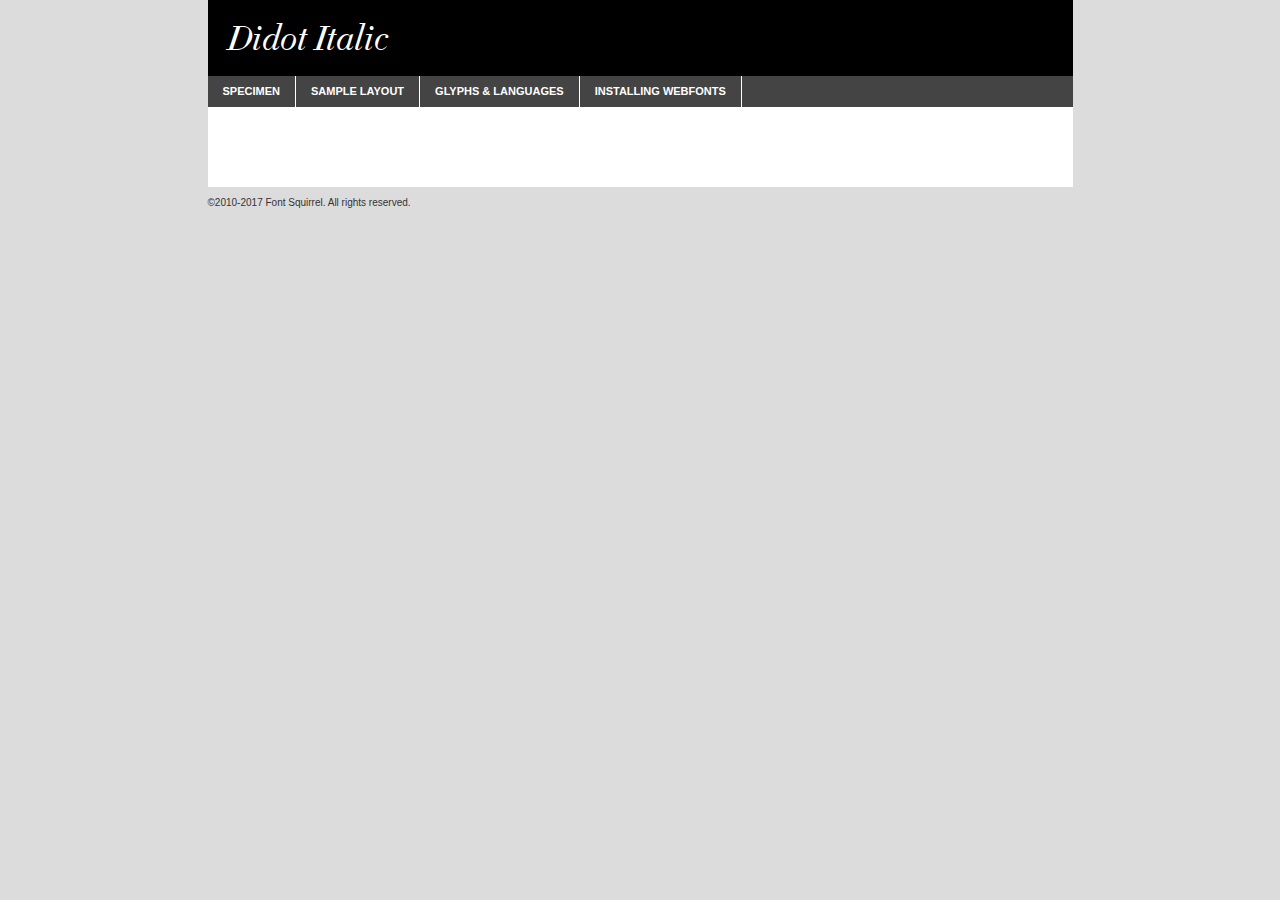
<file: font/didot_italic-demo.html>
<!DOCTYPE html PUBLIC "-//W3C//DTD XHTML 1.0 Transitional//EN"
        "http://www.w3.org/TR/xhtml1/DTD/xhtml1-transitional.dtd">

<html xmlns="http://www.w3.org/1999/xhtml" xml:lang="en" lang="en">
<head>
    <meta http-equiv="Content-Type" content="text/html; charset=utf-8"/>
    <script src="http://ajax.googleapis.com/ajax/libs/jquery/1.7.2/jquery.min.js" type="text/javascript" charset="utf-8"></script>
    <script type="text/javascript">
		(function($) {
			$.fn.easyTabs = function(option) {
				var param = jQuery.extend({ fadeSpeed: 'fast', defaultContent: 1, activeClass: 'active' }, option);
				$(this).each(function() {
					var thisId = '#' + this.id;
					if ( param.defaultContent == '' )
					{
						param.defaultContent = 1;
					}
					if ( typeof param.defaultContent == 'number' )
					{
						var defaultTab = $(thisId + ' .tabs li:eq(' + (param.defaultContent - 1) + ') a').attr('href').substr(1);
					}
					else
					{
						var defaultTab = param.defaultContent;
					}
					$(thisId + ' .tabs li a').each(function() {
						var tabToHide = $(this).attr('href').substr(1);
						$('#' + tabToHide).addClass('easytabs-tab-content');
					});
					hideAll();
					changeContent(defaultTab);

					function hideAll() {$(thisId + ' .easytabs-tab-content').hide();}

					function changeContent(tabId)
					{
						hideAll();
						$(thisId + ' .tabs li').removeClass(param.activeClass);
						$(thisId + ' .tabs li a[href=#' + tabId + ']').closest('li').addClass(param.activeClass);
						if ( param.fadeSpeed != 'none' )
						{
							$(thisId + ' #' + tabId).fadeIn(param.fadeSpeed);
						}
						else
						{
							$(thisId + ' #' + tabId).show();
						}
					}

					$(thisId + ' .tabs li').click(function() {
						var tabId = $(this).find('a').attr('href').substr(1);
						changeContent(tabId);
						return false;
					});
				});
			}
		})(jQuery);
    </script>
    <link rel="stylesheet" href="specimen_files/specimen_stylesheet.css" type="text/css" charset="utf-8"/>
    <link rel="stylesheet" href="stylesheet.css" type="text/css" charset="utf-8"/>

    <style type="text/css">
        		body {
			font-family: 'didotitalic';
        		}

            </style>

    <title>Didot Italic Specimen</title>


    <script type="text/javascript" charset="utf-8">
		$(document).ready(function() {
			$('#container').easyTabs({ defaultContent: 1 });
		});
    </script>
</head>

<body>
<div id="container">
    <div id="header">
		Didot Italic    </div>
    <ul class="tabs">
        <li><a href="#specimen">Specimen</a></li>
        <li><a href="#layout">Sample Layout</a></li>
		        <li><a href="#glyphs">Glyphs &amp; Languages</a></li>
        <li><a href="#installing">Installing Webfonts</a></li>

    </ul>

    <div id="main_content">


        <div id="specimen">

            <div class="section">
                <div class="grid12 firstcol">
                    <div class="huge">AaBb</div>
                </div>
            </div>

            <div class="section">
                <div class="glyph_range">A&#x200B;B&#x200b;C&#x200b;D&#x200b;E&#x200b;F&#x200b;G&#x200b;H&#x200b;I&#x200b;J&#x200b;K&#x200b;L&#x200b;M&#x200b;N&#x200b;O&#x200b;P&#x200b;Q&#x200b;R&#x200b;S&#x200b;T&#x200b;U&#x200b;V&#x200b;W&#x200b;X&#x200b;Y&#x200b;Z&#x200b;a&#x200b;b&#x200b;c&#x200b;d&#x200b;e&#x200b;f&#x200b;g&#x200b;h&#x200b;i&#x200b;j&#x200b;k&#x200b;l&#x200b;m&#x200b;n&#x200b;o&#x200b;p&#x200b;q&#x200b;r&#x200b;s&#x200b;t&#x200b;u&#x200b;v&#x200b;w&#x200b;x&#x200b;y&#x200b;z&#x200b;1&#x200b;2&#x200b;3&#x200b;4&#x200b;5&#x200b;6&#x200b;7&#x200b;8&#x200b;9&#x200b;0&#x200b;&amp;&#x200b;.&#x200b;,&#x200b;?&#x200b;!&#x200b;&#64;&#x200b;(&#x200b;)&#x200b;#&#x200b;$&#x200b;%&#x200b;*&#x200b;+&#x200b;-&#x200b;=&#x200b;:&#x200b;;</div>
            </div>
            <div class="section">
                <div class="grid12 firstcol">
                    <table class="sample_table">
                        <tr>
                            <td>10</td>
                            <td class="size10">abcdefghijklmnopqrstuvwxyzABCDEFGHIJKLMNOPQRSTUVWXYZ0123456789abcdefghijklmnopqrstuvwxyzABCDEFGHIJKLMNOPQRSTUVWXYZ0123456789abcdefghijklmnopqrstuvwxyzABCDEFGHIJKLMNOPQRSTUVWXYZ</td>
                        </tr>
                        <tr>
                            <td>11</td>
                            <td class="size11">abcdefghijklmnopqrstuvwxyzABCDEFGHIJKLMNOPQRSTUVWXYZ0123456789abcdefghijklmnopqrstuvwxyzABCDEFGHIJKLMNOPQRSTUVWXYZ0123456789abcdefghijklmnopqrstuvwxyzABCDEFGHIJKLMNOPQRSTUVWXYZ</td>
                        </tr>
                        <tr>
                            <td>12</td>
                            <td class="size12">abcdefghijklmnopqrstuvwxyzABCDEFGHIJKLMNOPQRSTUVWXYZ0123456789abcdefghijklmnopqrstuvwxyzABCDEFGHIJKLMNOPQRSTUVWXYZ0123456789abcdefghijklmnopqrstuvwxyzABCDEFGHIJKLMNOPQRSTUVWXYZ</td>
                        </tr>
                        <tr>
                            <td>13</td>
                            <td class="size13">abcdefghijklmnopqrstuvwxyzABCDEFGHIJKLMNOPQRSTUVWXYZ0123456789abcdefghijklmnopqrstuvwxyzABCDEFGHIJKLMNOPQRSTUVWXYZ0123456789abcdefghijklmnopqrstuvwxyzABCDEFGHIJKLMNOPQRSTUVWXYZ</td>
                        </tr>
                        <tr>
                            <td>14</td>
                            <td class="size14">abcdefghijklmnopqrstuvwxyzABCDEFGHIJKLMNOPQRSTUVWXYZ0123456789abcdefghijklmnopqrstuvwxyzABCDEFGHIJKLMNOPQRSTUVWXYZ0123456789abcdefghijklmnopqrstuvwxyzABCDEFGHIJKLMNOPQRSTUVWXYZ</td>
                        </tr>
                        <tr>
                            <td>16</td>
                            <td class="size16">abcdefghijklmnopqrstuvwxyzABCDEFGHIJKLMNOPQRSTUVWXYZ0123456789abcdefghijklmnopqrstuvwxyzABCDEFGHIJKLMNOPQRSTUVWXYZ</td>
                        </tr>
                        <tr>
                            <td>18</td>
                            <td class="size18">abcdefghijklmnopqrstuvwxyzABCDEFGHIJKLMNOPQRSTUVWXYZ0123456789abcdefghijklmnopqrstuvwxyzABCDEFGHIJKLMNOPQRSTUVWXYZ</td>
                        </tr>
                        <tr>
                            <td>20</td>
                            <td class="size20">abcdefghijklmnopqrstuvwxyzABCDEFGHIJKLMNOPQRSTUVWXYZ0123456789abcdefghijklmnopqrstuvwxyzABCDEFGHIJKLMNOPQRSTUVWXYZ</td>
                        </tr>
                        <tr>
                            <td>24</td>
                            <td class="size24">abcdefghijklmnopqrstuvwxyzABCDEFGHIJKLMNOPQRSTUVWXYZ0123456789abcdefghijklmnopqrstuvwxyzABCDEFGHIJKLMNOPQRSTUVWXYZ</td>
                        </tr>
                        <tr>
                            <td>30</td>
                            <td class="size30">abcdefghijklmnopqrstuvwxyzABCDEFGHIJKLMNOPQRSTUVWXYZ0123456789abcdefghijklmnopqrstuvwxyzABCDEFGHIJKLMNOPQRSTUVWXYZ</td>
                        </tr>
                        <tr>
                            <td>36</td>
                            <td class="size36">abcdefghijklmnopqrstuvwxyzABCDEFGHIJKLMNOPQRSTUVWXYZ0123456789abcdefghijklmnopqrstuvwxyzABCDEFGHIJKLMNOPQRSTUVWXYZ</td>
                        </tr>
                        <tr>
                            <td>48</td>
                            <td class="size48">abcdefghijklmnopqrstuvwxyzABCDEFGHIJKLMNOPQRSTUVWXYZ0123456789abcdefghijklmnopqrstuvwxyzABCDEFGHIJKLMNOPQRSTUVWXYZ</td>
                        </tr>
                        <tr>
                            <td>60</td>
                            <td class="size60">abcdefghijklmnopqrstuvwxyzABCDEFGHIJKLMNOPQRSTUVWXYZ0123456789abcdefghijklmnopqrstuvwxyzABCDEFGHIJKLMNOPQRSTUVWXYZ</td>
                        </tr>
                        <tr>
                            <td>72</td>
                            <td class="size72">abcdefghijklmnopqrstuvwxyzABCDEFGHIJKLMNOPQRSTUVWXYZ0123456789abcdefghijklmnopqrstuvwxyzABCDEFGHIJKLMNOPQRSTUVWXYZ</td>
                        </tr>
                        <tr>
                            <td>90</td>
                            <td class="size90">abcdefghijklmnopqrstuvwxyzABCDEFGHIJKLMNOPQRSTUVWXYZ0123456789abcdefghijklmnopqrstuvwxyzABCDEFGHIJKLMNOPQRSTUVWXYZ</td>
                        </tr>
                    </table>

                </div>

            </div>


            <div class="section" id="bodycomparison">


                <div id="xheight">
                    <div class="fontbody">&#x25FC;&#x25FC;&#x25FC;&#x25FC;&#x25FC;&#x25FC;&#x25FC;&#x25FC;&#x25FC;&#x25FC;&#x25FC;&#x25FC;&#x25FC;&#x25FC;&#x25FC;&#x25FC;&#x25FC;&#x25FC;&#x25FC;&#x25FC;&#x25FC;&#x25FC;&#x25FC;&#x25FC;&#x25FC;&#x25FC;&#x25FC;&#x25FC;&#x25FC;&#x25FC;&#x25FC;&#x25FC;&#x25FC;&#x25FC;&#x25FC;&#x25FC;&#x25FC;&#x25FC;&#x25FC;&#x25FC;&#x25FC;&#x25FC;&#x25FC;&#x25FC;&#x25FC;&#x25FC;&#x25FC;&#x25FC;&#x25FC;&#x25FC;&#x25FC;&#x25FC;&#x25FC;&#x25FC;&#x25FC;&#x25FC;&#x25FC;&#x25FC;&#x25FC;&#x25FC;&#x25FC;&#x25FC;&#x25FC;&#x25FC;&#x25FC;&#x25FC;&#x25FC;&#x25FC;&#x25FC;&#x25FC;&#x25FC;&#x25FC;&#x25FC;&#x25FC;&#x25FC;&#x25FC;&#x25FC;&#x25FC;&#x25FC;&#x25FC;&#x25FC;&#x25FC;&#x25FC;&#x25FC;&#x25FC;&#x25FC;&#x25FC;&#x25FC;&#x25FC;&#x25FC;&#x25FC;&#x25FC;&#x25FC;&#x25FC;&#x25FC;&#x25FC;&#x25FC;&#x25FC;&#x25FC;body</div>
                    <div class="arialbody">body</div>
                    <div class="verdanabody">body</div>
                    <div class="georgiabody">body</div>
                </div>
                <div class="fontbody" style="z-index:1">
                    body<span>Didot Italic</span>
                </div>
                <div class="arialbody" style="z-index:1">
                    body<span>Arial</span>
                </div>
                <div class="verdanabody" style="z-index:1">
                    body<span>Verdana</span>
                </div>
                <div class="georgiabody" style="z-index:1">
                    body<span>Georgia</span>
                </div>


            </div>


            <div class="section psample psample_row1" id="">

                <div class="grid2 firstcol">
                    <p class="size10"><span>10.</span>Aenean lacinia bibendum nulla sed consectetur. Fusce dapibus, tellus ac cursus commodo, tortor mauris condimentum nibh, ut fermentum massa justo sit amet risus. Nullam id dolor id nibh ultricies vehicula ut id elit. Cum sociis natoque penatibus et magnis dis parturient montes, nascetur ridiculus mus. Nulla vitae elit libero, a pharetra augue.</p>

                </div>
                <div class="grid3">
                    <p class="size11"><span>11.</span>Aenean lacinia bibendum nulla sed consectetur. Fusce dapibus, tellus ac cursus commodo, tortor mauris condimentum nibh, ut fermentum massa justo sit amet risus. Nullam id dolor id nibh ultricies vehicula ut id elit. Cum sociis natoque penatibus et magnis dis parturient montes, nascetur ridiculus mus. Nulla vitae elit libero, a pharetra augue.</p>

                </div>
                <div class="grid3">
                    <p class="size12"><span>12.</span>Aenean lacinia bibendum nulla sed consectetur. Fusce dapibus, tellus ac cursus commodo, tortor mauris condimentum nibh, ut fermentum massa justo sit amet risus. Nullam id dolor id nibh ultricies vehicula ut id elit. Cum sociis natoque penatibus et magnis dis parturient montes, nascetur ridiculus mus. Nulla vitae elit libero, a pharetra augue.</p>

                </div>
                <div class="grid4">
                    <p class="size13"><span>13.</span>Aenean lacinia bibendum nulla sed consectetur. Fusce dapibus, tellus ac cursus commodo, tortor mauris condimentum nibh, ut fermentum massa justo sit amet risus. Nullam id dolor id nibh ultricies vehicula ut id elit. Cum sociis natoque penatibus et magnis dis parturient montes, nascetur ridiculus mus. Nulla vitae elit libero, a pharetra augue.</p>

                </div>
                <div class="white_blend"></div>

            </div>
            <div class="section psample psample_row2" id="">
                <div class="grid3 firstcol">
                    <p class="size14"><span>14.</span>Aenean lacinia bibendum nulla sed consectetur. Fusce dapibus, tellus ac cursus commodo, tortor mauris condimentum nibh, ut fermentum massa justo sit amet risus. Nullam id dolor id nibh ultricies vehicula ut id elit. Cum sociis natoque penatibus et magnis dis parturient montes, nascetur ridiculus mus. Nulla vitae elit libero, a pharetra augue.</p>

                </div>
                <div class="grid4">
                    <p class="size16"><span>16.</span>Aenean lacinia bibendum nulla sed consectetur. Fusce dapibus, tellus ac cursus commodo, tortor mauris condimentum nibh, ut fermentum massa justo sit amet risus. Nullam id dolor id nibh ultricies vehicula ut id elit. Cum sociis natoque penatibus et magnis dis parturient montes, nascetur ridiculus mus. Nulla vitae elit libero, a pharetra augue.</p>

                </div>
                <div class="grid5">
                    <p class="size18"><span>18.</span>Aenean lacinia bibendum nulla sed consectetur. Fusce dapibus, tellus ac cursus commodo, tortor mauris condimentum nibh, ut fermentum massa justo sit amet risus. Nullam id dolor id nibh ultricies vehicula ut id elit. Cum sociis natoque penatibus et magnis dis parturient montes, nascetur ridiculus mus. Nulla vitae elit libero, a pharetra augue.</p>

                </div>

                <div class="white_blend"></div>

            </div>

            <div class="section psample psample_row3" id="">
                <div class="grid5 firstcol">
                    <p class="size20"><span>20.</span>Aenean lacinia bibendum nulla sed consectetur. Fusce dapibus, tellus ac cursus commodo, tortor mauris condimentum nibh, ut fermentum massa justo sit amet risus. Nullam id dolor id nibh ultricies vehicula ut id elit. Cum sociis natoque penatibus et magnis dis parturient montes, nascetur ridiculus mus. Nulla vitae elit libero, a pharetra augue.</p>
                </div>
                <div class="grid7">
                    <p class="size24"><span>24.</span>Aenean lacinia bibendum nulla sed consectetur. Fusce dapibus, tellus ac cursus commodo, tortor mauris condimentum nibh, ut fermentum massa justo sit amet risus. Nullam id dolor id nibh ultricies vehicula ut id elit. Cum sociis natoque penatibus et magnis dis parturient montes, nascetur ridiculus mus. Nulla vitae elit libero, a pharetra augue.</p>
                </div>

                <div class="white_blend"></div>

            </div>

            <div class="section psample psample_row4" id="">
                <div class="grid12 firstcol">
                    <p class="size30"><span>30.</span>Aenean lacinia bibendum nulla sed consectetur. Fusce dapibus, tellus ac cursus commodo, tortor mauris condimentum nibh, ut fermentum massa justo sit amet risus. Nullam id dolor id nibh ultricies vehicula ut id elit. Cum sociis natoque penatibus et magnis dis parturient montes, nascetur ridiculus mus. Nulla vitae elit libero, a pharetra augue.</p>
                </div>
                <div class="white_blend"></div>

            </div>


            <div class="section psample psample_row1 fullreverse">
                <div class="grid2 firstcol">
                    <p class="size10"><span>10.</span>Aenean lacinia bibendum nulla sed consectetur. Fusce dapibus, tellus ac cursus commodo, tortor mauris condimentum nibh, ut fermentum massa justo sit amet risus. Nullam id dolor id nibh ultricies vehicula ut id elit. Cum sociis natoque penatibus et magnis dis parturient montes, nascetur ridiculus mus. Nulla vitae elit libero, a pharetra augue.</p>

                </div>
                <div class="grid3">
                    <p class="size11"><span>11.</span>Aenean lacinia bibendum nulla sed consectetur. Fusce dapibus, tellus ac cursus commodo, tortor mauris condimentum nibh, ut fermentum massa justo sit amet risus. Nullam id dolor id nibh ultricies vehicula ut id elit. Cum sociis natoque penatibus et magnis dis parturient montes, nascetur ridiculus mus. Nulla vitae elit libero, a pharetra augue.</p>

                </div>
                <div class="grid3">
                    <p class="size12"><span>12.</span>Aenean lacinia bibendum nulla sed consectetur. Fusce dapibus, tellus ac cursus commodo, tortor mauris condimentum nibh, ut fermentum massa justo sit amet risus. Nullam id dolor id nibh ultricies vehicula ut id elit. Cum sociis natoque penatibus et magnis dis parturient montes, nascetur ridiculus mus. Nulla vitae elit libero, a pharetra augue.</p>

                </div>
                <div class="grid4">
                    <p class="size13"><span>13.</span>Aenean lacinia bibendum nulla sed consectetur. Fusce dapibus, tellus ac cursus commodo, tortor mauris condimentum nibh, ut fermentum massa justo sit amet risus. Nullam id dolor id nibh ultricies vehicula ut id elit. Cum sociis natoque penatibus et magnis dis parturient montes, nascetur ridiculus mus. Nulla vitae elit libero, a pharetra augue.</p>

                </div>
                <div class="black_blend"></div>

            </div>

            <div class="section psample psample_row2 fullreverse">
                <div class="grid3 firstcol">
                    <p class="size14"><span>14.</span>Aenean lacinia bibendum nulla sed consectetur. Fusce dapibus, tellus ac cursus commodo, tortor mauris condimentum nibh, ut fermentum massa justo sit amet risus. Nullam id dolor id nibh ultricies vehicula ut id elit. Cum sociis natoque penatibus et magnis dis parturient montes, nascetur ridiculus mus. Nulla vitae elit libero, a pharetra augue.</p>

                </div>
                <div class="grid4">
                    <p class="size16"><span>16.</span>Aenean lacinia bibendum nulla sed consectetur. Fusce dapibus, tellus ac cursus commodo, tortor mauris condimentum nibh, ut fermentum massa justo sit amet risus. Nullam id dolor id nibh ultricies vehicula ut id elit. Cum sociis natoque penatibus et magnis dis parturient montes, nascetur ridiculus mus. Nulla vitae elit libero, a pharetra augue.</p>

                </div>
                <div class="grid5">
                    <p class="size18"><span>18.</span>Aenean lacinia bibendum nulla sed consectetur. Fusce dapibus, tellus ac cursus commodo, tortor mauris condimentum nibh, ut fermentum massa justo sit amet risus. Nullam id dolor id nibh ultricies vehicula ut id elit. Cum sociis natoque penatibus et magnis dis parturient montes, nascetur ridiculus mus. Nulla vitae elit libero, a pharetra augue.</p>

                </div>
                <div class="black_blend"></div>

            </div>

            <div class="section psample fullreverse psample_row3" id="">
                <div class="grid5 firstcol">
                    <p class="size20"><span>20.</span>Aenean lacinia bibendum nulla sed consectetur. Fusce dapibus, tellus ac cursus commodo, tortor mauris condimentum nibh, ut fermentum massa justo sit amet risus. Nullam id dolor id nibh ultricies vehicula ut id elit. Cum sociis natoque penatibus et magnis dis parturient montes, nascetur ridiculus mus. Nulla vitae elit libero, a pharetra augue.</p>
                </div>
                <div class="grid7">
                    <p class="size24"><span>24.</span>Aenean lacinia bibendum nulla sed consectetur. Fusce dapibus, tellus ac cursus commodo, tortor mauris condimentum nibh, ut fermentum massa justo sit amet risus. Nullam id dolor id nibh ultricies vehicula ut id elit. Cum sociis natoque penatibus et magnis dis parturient montes, nascetur ridiculus mus. Nulla vitae elit libero, a pharetra augue.</p>
                </div>

                <div class="black_blend"></div>

            </div>

            <div class="section psample fullreverse psample_row4" id="" style="border-bottom: 20px #000 solid;">
                <div class="grid12 firstcol">
                    <p class="size30"><span>30.</span>Aenean lacinia bibendum nulla sed consectetur. Fusce dapibus, tellus ac cursus commodo, tortor mauris condimentum nibh, ut fermentum massa justo sit amet risus. Nullam id dolor id nibh ultricies vehicula ut id elit. Cum sociis natoque penatibus et magnis dis parturient montes, nascetur ridiculus mus. Nulla vitae elit libero, a pharetra augue.</p>
                </div>
                <div class="black_blend"></div>

            </div>


        </div>

        <div id="layout">

            <div class="section">

                <div class="grid12 firstcol">
                    <h1>Lorem Ipsum Dolor</h1>
                    <h2>Etiam porta sem malesuada magna mollis euismod</h2>

                    <p class="byline">By <a href="#link">Aenean Lacinia</a></p>
                </div>
            </div>
            <div class="section">
                <div class="grid8 firstcol">
                    <p class="large">Donec sed odio dui. Morbi leo risus, porta ac consectetur ac, vestibulum at eros. Fusce dapibus, tellus ac cursus commodo, tortor mauris condimentum nibh, ut fermentum massa justo sit amet risus. </p>


                    <h3>Pellentesque ornare sem</h3>

                    <p>Maecenas sed diam eget risus varius blandit sit amet non magna. Maecenas faucibus mollis interdum. Donec ullamcorper nulla non metus auctor fringilla. Nullam id dolor id nibh ultricies vehicula ut id elit. Nullam id dolor id nibh ultricies vehicula ut id elit. </p>

                    <p>Aenean eu leo quam. Pellentesque ornare sem lacinia quam venenatis vestibulum. Lorem ipsum dolor sit amet, consectetur adipiscing elit. Cum sociis natoque penatibus et magnis dis parturient montes, nascetur ridiculus mus. </p>

                    <p>Nulla vitae elit libero, a pharetra augue. Praesent commodo cursus magna, vel scelerisque nisl consectetur et. Aenean lacinia bibendum nulla sed consectetur. </p>

                    <p>Nullam quis risus eget urna mollis ornare vel eu leo. Nullam quis risus eget urna mollis ornare vel eu leo. Maecenas sed diam eget risus varius blandit sit amet non magna. Donec ullamcorper nulla non metus auctor fringilla. </p>

                    <h3>Cras mattis consectetur</h3>

                    <p>Aenean eu leo quam. Pellentesque ornare sem lacinia quam venenatis vestibulum. Aenean lacinia bibendum nulla sed consectetur. Integer posuere erat a ante venenatis dapibus posuere velit aliquet. Cras mattis consectetur purus sit amet fermentum. </p>

                    <p>Nullam id dolor id nibh ultricies vehicula ut id elit. Nullam quis risus eget urna mollis ornare vel eu leo. Cras mattis consectetur purus sit amet fermentum.</p>
                </div>

                <div class="grid4 sidebar">

                    <div class="box reverse">
                        <p class="last">Nullam quis risus eget urna mollis ornare vel eu leo. Donec ullamcorper nulla non metus auctor fringilla. Cras mattis consectetur purus sit amet fermentum. Sed posuere consectetur est at lobortis. Lorem ipsum dolor sit amet, consectetur adipiscing elit. </p>
                    </div>

                    <p class="caption">Maecenas sed diam eget risus varius.</p>

                    <p>Vestibulum id ligula porta felis euismod semper. Integer posuere erat a ante venenatis dapibus posuere velit aliquet. Vestibulum id ligula porta felis euismod semper. Sed posuere consectetur est at lobortis. Maecenas sed diam eget risus varius blandit sit amet non magna. Fusce dapibus, tellus ac cursus commodo, tortor mauris condimentum nibh, ut fermentum massa justo sit amet risus. </p>


                    <p>Duis mollis, est non commodo luctus, nisi erat porttitor ligula, eget lacinia odio sem nec elit. Aenean lacinia bibendum nulla sed consectetur. Vivamus sagittis lacus vel augue laoreet rutrum faucibus dolor auctor. Aenean lacinia bibendum nulla sed consectetur. Nullam quis risus eget urna mollis ornare vel eu leo. </p>

                    <p>Praesent commodo cursus magna, vel scelerisque nisl consectetur et. Donec ullamcorper nulla non metus auctor fringilla. Maecenas faucibus mollis interdum. Fusce dapibus, tellus ac cursus commodo, tortor mauris condimentum nibh, ut fermentum massa justo sit amet risus. </p>

                </div>
            </div>

        </div>


		

        <div id="glyphs">
            <div class="section">
                <div class="grid12 firstcol">

                    <h1>Language Support</h1>
                    <p>The subset of Didot Italic in this kit supports the following languages:<br/>

						Albanian, Basque, Breton, Chamorro, Danish, Dutch, English, Faroese, Finnish, French, Frisian, Galician, German, Icelandic, Italian, Malagasy, Norwegian, Portuguese, Spanish, Alsatian, Aragonese, Arapaho, Arrernte, Asturian, Aymara, Bislama, Cebuano, Corsican, Fijian, French_creole, Genoese, Gilbertese, Greenlandic, Haitian_creole, Hiligaynon, Hmong, Hopi, Ibanag, Iloko_ilokano, Indonesian, Interglossa_glosa, Interlingua, Irish_gaelic, Jerriais, Lojban, Lombard, Luxembourgeois, Manx, Mohawk, Norfolk_pitcairnese, Occitan, Oromo, Pangasinan, Papiamento, Piedmontese, Potawatomi, Rhaeto-romance, Romansh, Rotokas, Sami_lule, Samoan, Sardinian, Scots_gaelic, Seychelles_creole, Shona, Sicilian, Somali, Southern_ndebele, Swahili, Swati_swazi, Tagalog_filipino_pilipino, Tetum, Tok_pisin, Uyghur_latinized, Volapuk, Walloon, Warlpiri, Xhosa, Yapese, Zulu, Latinbasic, Ubasic, Demo                    </p>
                    <h1>Glyph Chart</h1>
                    <p>The subset of Didot Italic in this kit includes all the glyphs listed below. Unicode entities are included above each glyph to help you insert individual characters into your layout.</p>
                    <div id="glyph_chart">

																				                                <div><p>&amp;#32;</p>&#32;</div>
																				                                <div><p>&amp;#33;</p>&#33;</div>
																				                                <div><p>&amp;#34;</p>&#34;</div>
																				                                <div><p>&amp;#35;</p>&#35;</div>
																				                                <div><p>&amp;#36;</p>&#36;</div>
																				                                <div><p>&amp;#37;</p>&#37;</div>
																				                                <div><p>&amp;#38;</p>&#38;</div>
																				                                <div><p>&amp;#39;</p>&#39;</div>
																				                                <div><p>&amp;#40;</p>&#40;</div>
																				                                <div><p>&amp;#41;</p>&#41;</div>
																				                                <div><p>&amp;#42;</p>&#42;</div>
																				                                <div><p>&amp;#43;</p>&#43;</div>
																				                                <div><p>&amp;#44;</p>&#44;</div>
																				                                <div><p>&amp;#45;</p>&#45;</div>
																				                                <div><p>&amp;#46;</p>&#46;</div>
																				                                <div><p>&amp;#47;</p>&#47;</div>
																				                                <div><p>&amp;#48;</p>&#48;</div>
																				                                <div><p>&amp;#49;</p>&#49;</div>
																				                                <div><p>&amp;#50;</p>&#50;</div>
																				                                <div><p>&amp;#51;</p>&#51;</div>
																				                                <div><p>&amp;#52;</p>&#52;</div>
																				                                <div><p>&amp;#53;</p>&#53;</div>
																				                                <div><p>&amp;#54;</p>&#54;</div>
																				                                <div><p>&amp;#55;</p>&#55;</div>
																				                                <div><p>&amp;#56;</p>&#56;</div>
																				                                <div><p>&amp;#57;</p>&#57;</div>
																				                                <div><p>&amp;#58;</p>&#58;</div>
																				                                <div><p>&amp;#59;</p>&#59;</div>
																				                                <div><p>&amp;#60;</p>&#60;</div>
																				                                <div><p>&amp;#61;</p>&#61;</div>
																				                                <div><p>&amp;#62;</p>&#62;</div>
																				                                <div><p>&amp;#63;</p>&#63;</div>
																				                                <div><p>&amp;#64;</p>&#64;</div>
																				                                <div><p>&amp;#65;</p>&#65;</div>
																				                                <div><p>&amp;#66;</p>&#66;</div>
																				                                <div><p>&amp;#67;</p>&#67;</div>
																				                                <div><p>&amp;#68;</p>&#68;</div>
																				                                <div><p>&amp;#69;</p>&#69;</div>
																				                                <div><p>&amp;#70;</p>&#70;</div>
																				                                <div><p>&amp;#71;</p>&#71;</div>
																				                                <div><p>&amp;#72;</p>&#72;</div>
																				                                <div><p>&amp;#73;</p>&#73;</div>
																				                                <div><p>&amp;#74;</p>&#74;</div>
																				                                <div><p>&amp;#75;</p>&#75;</div>
																				                                <div><p>&amp;#76;</p>&#76;</div>
																				                                <div><p>&amp;#77;</p>&#77;</div>
																				                                <div><p>&amp;#78;</p>&#78;</div>
																				                                <div><p>&amp;#79;</p>&#79;</div>
																				                                <div><p>&amp;#80;</p>&#80;</div>
																				                                <div><p>&amp;#81;</p>&#81;</div>
																				                                <div><p>&amp;#82;</p>&#82;</div>
																				                                <div><p>&amp;#83;</p>&#83;</div>
																				                                <div><p>&amp;#84;</p>&#84;</div>
																				                                <div><p>&amp;#85;</p>&#85;</div>
																				                                <div><p>&amp;#86;</p>&#86;</div>
																				                                <div><p>&amp;#87;</p>&#87;</div>
																				                                <div><p>&amp;#88;</p>&#88;</div>
																				                                <div><p>&amp;#89;</p>&#89;</div>
																				                                <div><p>&amp;#90;</p>&#90;</div>
																				                                <div><p>&amp;#91;</p>&#91;</div>
																				                                <div><p>&amp;#92;</p>&#92;</div>
																				                                <div><p>&amp;#93;</p>&#93;</div>
																				                                <div><p>&amp;#94;</p>&#94;</div>
																				                                <div><p>&amp;#95;</p>&#95;</div>
																				                                <div><p>&amp;#96;</p>&#96;</div>
																				                                <div><p>&amp;#97;</p>&#97;</div>
																				                                <div><p>&amp;#98;</p>&#98;</div>
																				                                <div><p>&amp;#99;</p>&#99;</div>
																				                                <div><p>&amp;#100;</p>&#100;</div>
																				                                <div><p>&amp;#101;</p>&#101;</div>
																				                                <div><p>&amp;#102;</p>&#102;</div>
																				                                <div><p>&amp;#103;</p>&#103;</div>
																				                                <div><p>&amp;#104;</p>&#104;</div>
																				                                <div><p>&amp;#105;</p>&#105;</div>
																				                                <div><p>&amp;#106;</p>&#106;</div>
																				                                <div><p>&amp;#107;</p>&#107;</div>
																				                                <div><p>&amp;#108;</p>&#108;</div>
																				                                <div><p>&amp;#109;</p>&#109;</div>
																				                                <div><p>&amp;#110;</p>&#110;</div>
																				                                <div><p>&amp;#111;</p>&#111;</div>
																				                                <div><p>&amp;#112;</p>&#112;</div>
																				                                <div><p>&amp;#113;</p>&#113;</div>
																				                                <div><p>&amp;#114;</p>&#114;</div>
																				                                <div><p>&amp;#115;</p>&#115;</div>
																				                                <div><p>&amp;#116;</p>&#116;</div>
																				                                <div><p>&amp;#117;</p>&#117;</div>
																				                                <div><p>&amp;#118;</p>&#118;</div>
																				                                <div><p>&amp;#119;</p>&#119;</div>
																				                                <div><p>&amp;#120;</p>&#120;</div>
																				                                <div><p>&amp;#121;</p>&#121;</div>
																				                                <div><p>&amp;#122;</p>&#122;</div>
																				                                <div><p>&amp;#123;</p>&#123;</div>
																				                                <div><p>&amp;#124;</p>&#124;</div>
																				                                <div><p>&amp;#125;</p>&#125;</div>
																				                                <div><p>&amp;#126;</p>&#126;</div>
																				                                <div><p>&amp;#160;</p>&#160;</div>
																				                                <div><p>&amp;#161;</p>&#161;</div>
																				                                <div><p>&amp;#162;</p>&#162;</div>
																				                                <div><p>&amp;#163;</p>&#163;</div>
																				                                <div><p>&amp;#164;</p>&#164;</div>
																				                                <div><p>&amp;#165;</p>&#165;</div>
																				                                <div><p>&amp;#166;</p>&#166;</div>
																				                                <div><p>&amp;#167;</p>&#167;</div>
																				                                <div><p>&amp;#168;</p>&#168;</div>
																				                                <div><p>&amp;#169;</p>&#169;</div>
																				                                <div><p>&amp;#170;</p>&#170;</div>
																				                                <div><p>&amp;#171;</p>&#171;</div>
																				                                <div><p>&amp;#172;</p>&#172;</div>
																				                                <div><p>&amp;#173;</p>&#173;</div>
																				                                <div><p>&amp;#174;</p>&#174;</div>
																				                                <div><p>&amp;#175;</p>&#175;</div>
																				                                <div><p>&amp;#176;</p>&#176;</div>
																				                                <div><p>&amp;#177;</p>&#177;</div>
																				                                <div><p>&amp;#178;</p>&#178;</div>
																				                                <div><p>&amp;#179;</p>&#179;</div>
																				                                <div><p>&amp;#180;</p>&#180;</div>
																				                                <div><p>&amp;#181;</p>&#181;</div>
																				                                <div><p>&amp;#182;</p>&#182;</div>
																				                                <div><p>&amp;#183;</p>&#183;</div>
																				                                <div><p>&amp;#184;</p>&#184;</div>
																				                                <div><p>&amp;#185;</p>&#185;</div>
																				                                <div><p>&amp;#186;</p>&#186;</div>
																				                                <div><p>&amp;#187;</p>&#187;</div>
																				                                <div><p>&amp;#188;</p>&#188;</div>
																				                                <div><p>&amp;#189;</p>&#189;</div>
																				                                <div><p>&amp;#190;</p>&#190;</div>
																				                                <div><p>&amp;#191;</p>&#191;</div>
																				                                <div><p>&amp;#192;</p>&#192;</div>
																				                                <div><p>&amp;#193;</p>&#193;</div>
																				                                <div><p>&amp;#194;</p>&#194;</div>
																				                                <div><p>&amp;#195;</p>&#195;</div>
																				                                <div><p>&amp;#196;</p>&#196;</div>
																				                                <div><p>&amp;#197;</p>&#197;</div>
																				                                <div><p>&amp;#198;</p>&#198;</div>
																				                                <div><p>&amp;#199;</p>&#199;</div>
																				                                <div><p>&amp;#200;</p>&#200;</div>
																				                                <div><p>&amp;#201;</p>&#201;</div>
																				                                <div><p>&amp;#202;</p>&#202;</div>
																				                                <div><p>&amp;#203;</p>&#203;</div>
																				                                <div><p>&amp;#204;</p>&#204;</div>
																				                                <div><p>&amp;#205;</p>&#205;</div>
																				                                <div><p>&amp;#206;</p>&#206;</div>
																				                                <div><p>&amp;#207;</p>&#207;</div>
																				                                <div><p>&amp;#208;</p>&#208;</div>
																				                                <div><p>&amp;#209;</p>&#209;</div>
																				                                <div><p>&amp;#210;</p>&#210;</div>
																				                                <div><p>&amp;#211;</p>&#211;</div>
																				                                <div><p>&amp;#212;</p>&#212;</div>
																				                                <div><p>&amp;#213;</p>&#213;</div>
																				                                <div><p>&amp;#214;</p>&#214;</div>
																				                                <div><p>&amp;#215;</p>&#215;</div>
																				                                <div><p>&amp;#216;</p>&#216;</div>
																				                                <div><p>&amp;#217;</p>&#217;</div>
																				                                <div><p>&amp;#218;</p>&#218;</div>
																				                                <div><p>&amp;#219;</p>&#219;</div>
																				                                <div><p>&amp;#220;</p>&#220;</div>
																				                                <div><p>&amp;#221;</p>&#221;</div>
																				                                <div><p>&amp;#222;</p>&#222;</div>
																				                                <div><p>&amp;#223;</p>&#223;</div>
																				                                <div><p>&amp;#224;</p>&#224;</div>
																				                                <div><p>&amp;#225;</p>&#225;</div>
																				                                <div><p>&amp;#226;</p>&#226;</div>
																				                                <div><p>&amp;#227;</p>&#227;</div>
																				                                <div><p>&amp;#228;</p>&#228;</div>
																				                                <div><p>&amp;#229;</p>&#229;</div>
																				                                <div><p>&amp;#230;</p>&#230;</div>
																				                                <div><p>&amp;#231;</p>&#231;</div>
																				                                <div><p>&amp;#232;</p>&#232;</div>
																				                                <div><p>&amp;#233;</p>&#233;</div>
																				                                <div><p>&amp;#234;</p>&#234;</div>
																				                                <div><p>&amp;#235;</p>&#235;</div>
																				                                <div><p>&amp;#236;</p>&#236;</div>
																				                                <div><p>&amp;#237;</p>&#237;</div>
																				                                <div><p>&amp;#238;</p>&#238;</div>
																				                                <div><p>&amp;#239;</p>&#239;</div>
																				                                <div><p>&amp;#240;</p>&#240;</div>
																				                                <div><p>&amp;#241;</p>&#241;</div>
																				                                <div><p>&amp;#242;</p>&#242;</div>
																				                                <div><p>&amp;#243;</p>&#243;</div>
																				                                <div><p>&amp;#244;</p>&#244;</div>
																				                                <div><p>&amp;#245;</p>&#245;</div>
																				                                <div><p>&amp;#246;</p>&#246;</div>
																				                                <div><p>&amp;#247;</p>&#247;</div>
																				                                <div><p>&amp;#248;</p>&#248;</div>
																				                                <div><p>&amp;#249;</p>&#249;</div>
																				                                <div><p>&amp;#250;</p>&#250;</div>
																				                                <div><p>&amp;#251;</p>&#251;</div>
																				                                <div><p>&amp;#252;</p>&#252;</div>
																				                                <div><p>&amp;#253;</p>&#253;</div>
																				                                <div><p>&amp;#254;</p>&#254;</div>
																				                                <div><p>&amp;#255;</p>&#255;</div>
																				                                <div><p>&amp;#338;</p>&#338;</div>
																				                                <div><p>&amp;#339;</p>&#339;</div>
																				                                <div><p>&amp;#376;</p>&#376;</div>
																				                                <div><p>&amp;#710;</p>&#710;</div>
																				                                <div><p>&amp;#732;</p>&#732;</div>
																				                                <div><p>&amp;#8192;</p>&#8192;</div>
																				                                <div><p>&amp;#8193;</p>&#8193;</div>
																				                                <div><p>&amp;#8194;</p>&#8194;</div>
																				                                <div><p>&amp;#8195;</p>&#8195;</div>
																				                                <div><p>&amp;#8196;</p>&#8196;</div>
																				                                <div><p>&amp;#8197;</p>&#8197;</div>
																				                                <div><p>&amp;#8198;</p>&#8198;</div>
																				                                <div><p>&amp;#8199;</p>&#8199;</div>
																				                                <div><p>&amp;#8200;</p>&#8200;</div>
																				                                <div><p>&amp;#8201;</p>&#8201;</div>
																				                                <div><p>&amp;#8202;</p>&#8202;</div>
																				                                <div><p>&amp;#8208;</p>&#8208;</div>
																				                                <div><p>&amp;#8209;</p>&#8209;</div>
																				                                <div><p>&amp;#8210;</p>&#8210;</div>
																				                                <div><p>&amp;#8211;</p>&#8211;</div>
																				                                <div><p>&amp;#8212;</p>&#8212;</div>
																				                                <div><p>&amp;#8216;</p>&#8216;</div>
																				                                <div><p>&amp;#8217;</p>&#8217;</div>
																				                                <div><p>&amp;#8218;</p>&#8218;</div>
																				                                <div><p>&amp;#8220;</p>&#8220;</div>
																				                                <div><p>&amp;#8221;</p>&#8221;</div>
																				                                <div><p>&amp;#8222;</p>&#8222;</div>
																				                                <div><p>&amp;#8226;</p>&#8226;</div>
																				                                <div><p>&amp;#8230;</p>&#8230;</div>
																				                                <div><p>&amp;#8239;</p>&#8239;</div>
																				                                <div><p>&amp;#8249;</p>&#8249;</div>
																				                                <div><p>&amp;#8250;</p>&#8250;</div>
																				                                <div><p>&amp;#8287;</p>&#8287;</div>
																				                                <div><p>&amp;#8364;</p>&#8364;</div>
																				                                <div><p>&amp;#8482;</p>&#8482;</div>
																				                                <div><p>&amp;#9724;</p>&#9724;</div>
																				                                <div><p>&amp;#64257;</p>&#64257;</div>
																				                                <div><p>&amp;#64258;</p>&#64258;</div>
																				                                <div><p>&amp;#64259;</p>&#64259;</div>
																				                                <div><p>&amp;#64260;</p>&#64260;</div>
																																																										                    </div>
                </div>


            </div>
        </div>


        <div id="specs">

        </div>

        <div id="installing">
            <div class="section">
                <div class="grid7 firstcol">
                    <h1>Installing Webfonts</h1>

                    <p>Webfonts are supported by all major browser platforms but not all in the same way. There are currently four different font formats that must be included in order to target all browsers. This includes TTF, WOFF, EOT and SVG.</p>

                    <h2>1. Upload your webfonts</h2>
                    <p>You must upload your webfont kit to your website. They should be in or near the same directory as your CSS files.</p>

                    <h2>2. Include the webfont stylesheet</h2>
                    <p>A special CSS @font-face declaration helps the various browsers select the appropriate font it needs without causing you a bunch of headaches. Learn more about this syntax by reading the <a href="https://www.fontspring.com/blog/further-hardening-of-the-bulletproof-syntax">Fontspring blog post</a> about it. The code for it is as follows:</p>


                    <code>
                        @font-face{
                        font-family: 'MyWebFont';
                        src: url('WebFont.eot');
                        src: url('WebFont.eot?#iefix') format('embedded-opentype'),
                        url('WebFont.woff') format('woff'),
                        url('WebFont.ttf') format('truetype'),
                        url('WebFont.svg#webfont') format('svg');
                        }
                    </code>

                    <p>We've already gone ahead and generated the code for you. All you have to do is link to the stylesheet in your HTML, like this:</p>
                    <code>&lt;link rel=&quot;stylesheet&quot; href=&quot;stylesheet.css&quot; type=&quot;text/css&quot; charset=&quot;utf-8&quot; /&gt;</code>

                    <h2>3. Modify your own stylesheet</h2>
                    <p>To take advantage of your new fonts, you must tell your stylesheet to use them. Look at the original @font-face declaration above and find the property called "font-family." The name linked there will be what you use to reference the font. Prepend that webfont name to the font stack in the "font-family" property, inside the selector you want to change. For example:</p>
                    <code>p { font-family: 'WebFont', Arial, sans-serif; }</code>

                    <h2>4. Test</h2>
                    <p>Getting webfonts to work cross-browser <em>can</em> be tricky. Use the information in the sidebar to help you if you find that fonts aren't loading in a particular browser.</p>
                </div>

                <div class="grid5 sidebar">
                    <div class="box">
                        <h2>Troubleshooting<br/>Font-Face Problems</h2>
                        <p>Having trouble getting your webfonts to load in your new website? Here are some tips to sort out what might be the problem.</p>

                        <h3>Fonts not showing in any browser</h3>

                        <p>This sounds like you need to work on the plumbing. You either did not upload the fonts to the correct directory, or you did not link the fonts properly in the CSS. If you've confirmed that all this is correct and you still have a problem, take a look at your .htaccess file and see if requests are getting intercepted.</p>

                        <h3>Fonts not loading in iPhone or iPad</h3>

                        <p>The most common problem here is that you are serving the fonts from an IIS server. IIS refuses to serve files that have unknown MIME types. If that is the case, you must set the MIME type for SVG to "image/svg+xml" in the server settings. Follow these instructions from Microsoft if you need help.</p>

                        <h3>Fonts not loading in Firefox</h3>

                        <p>The primary reason for this failure? You are still using a version Firefox older than 3.5. So upgrade already! If that isn't it, then you are very likely serving fonts from a different domain. Firefox requires that all font assets be served from the same domain. Lastly it is possible that you need to add WOFF to your list of MIME types (if you are serving via IIS.)</p>

                        <h3>Fonts not loading in IE</h3>

                        <p>Are you looking at Internet Explorer on an actual Windows machine or are you cheating by using a service like Adobe BrowserLab? Many of these screenshot services do not render @font-face for IE. Best to test it on a real machine.</p>

                        <h3>Fonts not loading in IE9</h3>

                        <p>IE9, like Firefox, requires that fonts be served from the same domain as the website. Make sure that is the case.</p>
                    </div>
                </div>
            </div>

        </div>

    </div>
    <div id="footer">
        <p>&copy;2010-2017 Font Squirrel. All rights reserved.</p>
    </div>
</div>
</body>
</html>
</file>
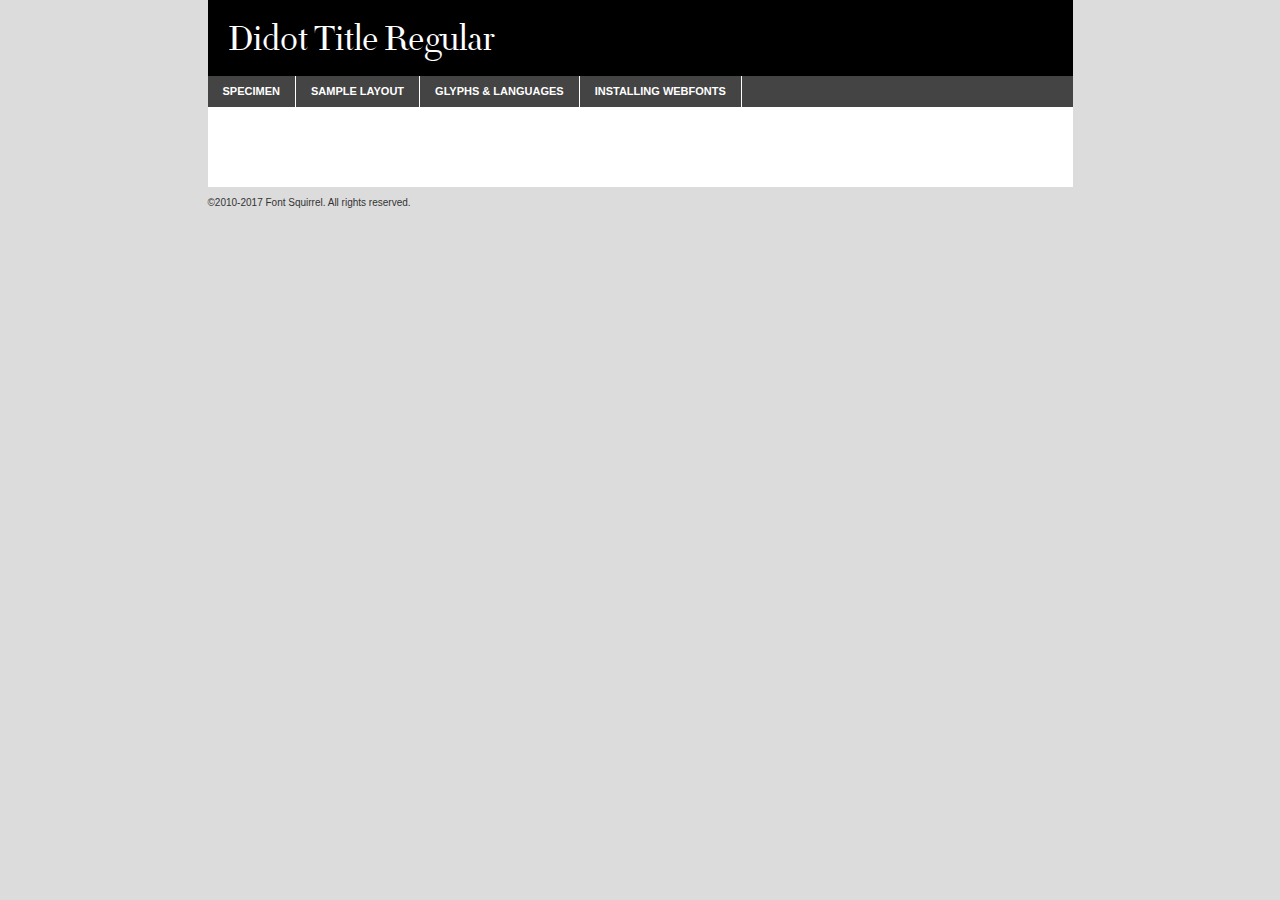
<file: font/didot_title-demo.html>
<!DOCTYPE html PUBLIC "-//W3C//DTD XHTML 1.0 Transitional//EN"
        "http://www.w3.org/TR/xhtml1/DTD/xhtml1-transitional.dtd">

<html xmlns="http://www.w3.org/1999/xhtml" xml:lang="en" lang="en">
<head>
    <meta http-equiv="Content-Type" content="text/html; charset=utf-8"/>
    <script src="http://ajax.googleapis.com/ajax/libs/jquery/1.7.2/jquery.min.js" type="text/javascript" charset="utf-8"></script>
    <script type="text/javascript">
		(function($) {
			$.fn.easyTabs = function(option) {
				var param = jQuery.extend({ fadeSpeed: 'fast', defaultContent: 1, activeClass: 'active' }, option);
				$(this).each(function() {
					var thisId = '#' + this.id;
					if ( param.defaultContent == '' )
					{
						param.defaultContent = 1;
					}
					if ( typeof param.defaultContent == 'number' )
					{
						var defaultTab = $(thisId + ' .tabs li:eq(' + (param.defaultContent - 1) + ') a').attr('href').substr(1);
					}
					else
					{
						var defaultTab = param.defaultContent;
					}
					$(thisId + ' .tabs li a').each(function() {
						var tabToHide = $(this).attr('href').substr(1);
						$('#' + tabToHide).addClass('easytabs-tab-content');
					});
					hideAll();
					changeContent(defaultTab);

					function hideAll() {$(thisId + ' .easytabs-tab-content').hide();}

					function changeContent(tabId)
					{
						hideAll();
						$(thisId + ' .tabs li').removeClass(param.activeClass);
						$(thisId + ' .tabs li a[href=#' + tabId + ']').closest('li').addClass(param.activeClass);
						if ( param.fadeSpeed != 'none' )
						{
							$(thisId + ' #' + tabId).fadeIn(param.fadeSpeed);
						}
						else
						{
							$(thisId + ' #' + tabId).show();
						}
					}

					$(thisId + ' .tabs li').click(function() {
						var tabId = $(this).find('a').attr('href').substr(1);
						changeContent(tabId);
						return false;
					});
				});
			}
		})(jQuery);
    </script>
    <link rel="stylesheet" href="specimen_files/specimen_stylesheet.css" type="text/css" charset="utf-8"/>
    <link rel="stylesheet" href="stylesheet.css" type="text/css" charset="utf-8"/>

    <style type="text/css">
        		body {
			font-family: 'didot_titleregular';
        		}

            </style>

    <title>Didot Title Regular Specimen</title>


    <script type="text/javascript" charset="utf-8">
		$(document).ready(function() {
			$('#container').easyTabs({ defaultContent: 1 });
		});
    </script>
</head>

<body>
<div id="container">
    <div id="header">
		Didot Title Regular    </div>
    <ul class="tabs">
        <li><a href="#specimen">Specimen</a></li>
        <li><a href="#layout">Sample Layout</a></li>
		        <li><a href="#glyphs">Glyphs &amp; Languages</a></li>
        <li><a href="#installing">Installing Webfonts</a></li>

    </ul>

    <div id="main_content">


        <div id="specimen">

            <div class="section">
                <div class="grid12 firstcol">
                    <div class="huge">AaBb</div>
                </div>
            </div>

            <div class="section">
                <div class="glyph_range">A&#x200B;B&#x200b;C&#x200b;D&#x200b;E&#x200b;F&#x200b;G&#x200b;H&#x200b;I&#x200b;J&#x200b;K&#x200b;L&#x200b;M&#x200b;N&#x200b;O&#x200b;P&#x200b;Q&#x200b;R&#x200b;S&#x200b;T&#x200b;U&#x200b;V&#x200b;W&#x200b;X&#x200b;Y&#x200b;Z&#x200b;a&#x200b;b&#x200b;c&#x200b;d&#x200b;e&#x200b;f&#x200b;g&#x200b;h&#x200b;i&#x200b;j&#x200b;k&#x200b;l&#x200b;m&#x200b;n&#x200b;o&#x200b;p&#x200b;q&#x200b;r&#x200b;s&#x200b;t&#x200b;u&#x200b;v&#x200b;w&#x200b;x&#x200b;y&#x200b;z&#x200b;1&#x200b;2&#x200b;3&#x200b;4&#x200b;5&#x200b;6&#x200b;7&#x200b;8&#x200b;9&#x200b;0&#x200b;&amp;&#x200b;.&#x200b;,&#x200b;?&#x200b;!&#x200b;&#64;&#x200b;(&#x200b;)&#x200b;#&#x200b;$&#x200b;%&#x200b;*&#x200b;+&#x200b;-&#x200b;=&#x200b;:&#x200b;;</div>
            </div>
            <div class="section">
                <div class="grid12 firstcol">
                    <table class="sample_table">
                        <tr>
                            <td>10</td>
                            <td class="size10">abcdefghijklmnopqrstuvwxyzABCDEFGHIJKLMNOPQRSTUVWXYZ0123456789abcdefghijklmnopqrstuvwxyzABCDEFGHIJKLMNOPQRSTUVWXYZ0123456789abcdefghijklmnopqrstuvwxyzABCDEFGHIJKLMNOPQRSTUVWXYZ</td>
                        </tr>
                        <tr>
                            <td>11</td>
                            <td class="size11">abcdefghijklmnopqrstuvwxyzABCDEFGHIJKLMNOPQRSTUVWXYZ0123456789abcdefghijklmnopqrstuvwxyzABCDEFGHIJKLMNOPQRSTUVWXYZ0123456789abcdefghijklmnopqrstuvwxyzABCDEFGHIJKLMNOPQRSTUVWXYZ</td>
                        </tr>
                        <tr>
                            <td>12</td>
                            <td class="size12">abcdefghijklmnopqrstuvwxyzABCDEFGHIJKLMNOPQRSTUVWXYZ0123456789abcdefghijklmnopqrstuvwxyzABCDEFGHIJKLMNOPQRSTUVWXYZ0123456789abcdefghijklmnopqrstuvwxyzABCDEFGHIJKLMNOPQRSTUVWXYZ</td>
                        </tr>
                        <tr>
                            <td>13</td>
                            <td class="size13">abcdefghijklmnopqrstuvwxyzABCDEFGHIJKLMNOPQRSTUVWXYZ0123456789abcdefghijklmnopqrstuvwxyzABCDEFGHIJKLMNOPQRSTUVWXYZ0123456789abcdefghijklmnopqrstuvwxyzABCDEFGHIJKLMNOPQRSTUVWXYZ</td>
                        </tr>
                        <tr>
                            <td>14</td>
                            <td class="size14">abcdefghijklmnopqrstuvwxyzABCDEFGHIJKLMNOPQRSTUVWXYZ0123456789abcdefghijklmnopqrstuvwxyzABCDEFGHIJKLMNOPQRSTUVWXYZ0123456789abcdefghijklmnopqrstuvwxyzABCDEFGHIJKLMNOPQRSTUVWXYZ</td>
                        </tr>
                        <tr>
                            <td>16</td>
                            <td class="size16">abcdefghijklmnopqrstuvwxyzABCDEFGHIJKLMNOPQRSTUVWXYZ0123456789abcdefghijklmnopqrstuvwxyzABCDEFGHIJKLMNOPQRSTUVWXYZ</td>
                        </tr>
                        <tr>
                            <td>18</td>
                            <td class="size18">abcdefghijklmnopqrstuvwxyzABCDEFGHIJKLMNOPQRSTUVWXYZ0123456789abcdefghijklmnopqrstuvwxyzABCDEFGHIJKLMNOPQRSTUVWXYZ</td>
                        </tr>
                        <tr>
                            <td>20</td>
                            <td class="size20">abcdefghijklmnopqrstuvwxyzABCDEFGHIJKLMNOPQRSTUVWXYZ0123456789abcdefghijklmnopqrstuvwxyzABCDEFGHIJKLMNOPQRSTUVWXYZ</td>
                        </tr>
                        <tr>
                            <td>24</td>
                            <td class="size24">abcdefghijklmnopqrstuvwxyzABCDEFGHIJKLMNOPQRSTUVWXYZ0123456789abcdefghijklmnopqrstuvwxyzABCDEFGHIJKLMNOPQRSTUVWXYZ</td>
                        </tr>
                        <tr>
                            <td>30</td>
                            <td class="size30">abcdefghijklmnopqrstuvwxyzABCDEFGHIJKLMNOPQRSTUVWXYZ0123456789abcdefghijklmnopqrstuvwxyzABCDEFGHIJKLMNOPQRSTUVWXYZ</td>
                        </tr>
                        <tr>
                            <td>36</td>
                            <td class="size36">abcdefghijklmnopqrstuvwxyzABCDEFGHIJKLMNOPQRSTUVWXYZ0123456789abcdefghijklmnopqrstuvwxyzABCDEFGHIJKLMNOPQRSTUVWXYZ</td>
                        </tr>
                        <tr>
                            <td>48</td>
                            <td class="size48">abcdefghijklmnopqrstuvwxyzABCDEFGHIJKLMNOPQRSTUVWXYZ0123456789abcdefghijklmnopqrstuvwxyzABCDEFGHIJKLMNOPQRSTUVWXYZ</td>
                        </tr>
                        <tr>
                            <td>60</td>
                            <td class="size60">abcdefghijklmnopqrstuvwxyzABCDEFGHIJKLMNOPQRSTUVWXYZ0123456789abcdefghijklmnopqrstuvwxyzABCDEFGHIJKLMNOPQRSTUVWXYZ</td>
                        </tr>
                        <tr>
                            <td>72</td>
                            <td class="size72">abcdefghijklmnopqrstuvwxyzABCDEFGHIJKLMNOPQRSTUVWXYZ0123456789abcdefghijklmnopqrstuvwxyzABCDEFGHIJKLMNOPQRSTUVWXYZ</td>
                        </tr>
                        <tr>
                            <td>90</td>
                            <td class="size90">abcdefghijklmnopqrstuvwxyzABCDEFGHIJKLMNOPQRSTUVWXYZ0123456789abcdefghijklmnopqrstuvwxyzABCDEFGHIJKLMNOPQRSTUVWXYZ</td>
                        </tr>
                    </table>

                </div>

            </div>


            <div class="section" id="bodycomparison">


                <div id="xheight">
                    <div class="fontbody">&#x25FC;&#x25FC;&#x25FC;&#x25FC;&#x25FC;&#x25FC;&#x25FC;&#x25FC;&#x25FC;&#x25FC;&#x25FC;&#x25FC;&#x25FC;&#x25FC;&#x25FC;&#x25FC;&#x25FC;&#x25FC;&#x25FC;&#x25FC;&#x25FC;&#x25FC;&#x25FC;&#x25FC;&#x25FC;&#x25FC;&#x25FC;&#x25FC;&#x25FC;&#x25FC;&#x25FC;&#x25FC;&#x25FC;&#x25FC;&#x25FC;&#x25FC;&#x25FC;&#x25FC;&#x25FC;&#x25FC;&#x25FC;&#x25FC;&#x25FC;&#x25FC;&#x25FC;&#x25FC;&#x25FC;&#x25FC;&#x25FC;&#x25FC;&#x25FC;&#x25FC;&#x25FC;&#x25FC;&#x25FC;&#x25FC;&#x25FC;&#x25FC;&#x25FC;&#x25FC;&#x25FC;&#x25FC;&#x25FC;&#x25FC;&#x25FC;&#x25FC;&#x25FC;&#x25FC;&#x25FC;&#x25FC;&#x25FC;&#x25FC;&#x25FC;&#x25FC;&#x25FC;&#x25FC;&#x25FC;&#x25FC;&#x25FC;&#x25FC;&#x25FC;&#x25FC;&#x25FC;&#x25FC;&#x25FC;&#x25FC;&#x25FC;&#x25FC;&#x25FC;&#x25FC;&#x25FC;&#x25FC;&#x25FC;&#x25FC;&#x25FC;&#x25FC;&#x25FC;&#x25FC;&#x25FC;body</div>
                    <div class="arialbody">body</div>
                    <div class="verdanabody">body</div>
                    <div class="georgiabody">body</div>
                </div>
                <div class="fontbody" style="z-index:1">
                    body<span>Didot Title Regular</span>
                </div>
                <div class="arialbody" style="z-index:1">
                    body<span>Arial</span>
                </div>
                <div class="verdanabody" style="z-index:1">
                    body<span>Verdana</span>
                </div>
                <div class="georgiabody" style="z-index:1">
                    body<span>Georgia</span>
                </div>


            </div>


            <div class="section psample psample_row1" id="">

                <div class="grid2 firstcol">
                    <p class="size10"><span>10.</span>Aenean lacinia bibendum nulla sed consectetur. Fusce dapibus, tellus ac cursus commodo, tortor mauris condimentum nibh, ut fermentum massa justo sit amet risus. Nullam id dolor id nibh ultricies vehicula ut id elit. Cum sociis natoque penatibus et magnis dis parturient montes, nascetur ridiculus mus. Nulla vitae elit libero, a pharetra augue.</p>

                </div>
                <div class="grid3">
                    <p class="size11"><span>11.</span>Aenean lacinia bibendum nulla sed consectetur. Fusce dapibus, tellus ac cursus commodo, tortor mauris condimentum nibh, ut fermentum massa justo sit amet risus. Nullam id dolor id nibh ultricies vehicula ut id elit. Cum sociis natoque penatibus et magnis dis parturient montes, nascetur ridiculus mus. Nulla vitae elit libero, a pharetra augue.</p>

                </div>
                <div class="grid3">
                    <p class="size12"><span>12.</span>Aenean lacinia bibendum nulla sed consectetur. Fusce dapibus, tellus ac cursus commodo, tortor mauris condimentum nibh, ut fermentum massa justo sit amet risus. Nullam id dolor id nibh ultricies vehicula ut id elit. Cum sociis natoque penatibus et magnis dis parturient montes, nascetur ridiculus mus. Nulla vitae elit libero, a pharetra augue.</p>

                </div>
                <div class="grid4">
                    <p class="size13"><span>13.</span>Aenean lacinia bibendum nulla sed consectetur. Fusce dapibus, tellus ac cursus commodo, tortor mauris condimentum nibh, ut fermentum massa justo sit amet risus. Nullam id dolor id nibh ultricies vehicula ut id elit. Cum sociis natoque penatibus et magnis dis parturient montes, nascetur ridiculus mus. Nulla vitae elit libero, a pharetra augue.</p>

                </div>
                <div class="white_blend"></div>

            </div>
            <div class="section psample psample_row2" id="">
                <div class="grid3 firstcol">
                    <p class="size14"><span>14.</span>Aenean lacinia bibendum nulla sed consectetur. Fusce dapibus, tellus ac cursus commodo, tortor mauris condimentum nibh, ut fermentum massa justo sit amet risus. Nullam id dolor id nibh ultricies vehicula ut id elit. Cum sociis natoque penatibus et magnis dis parturient montes, nascetur ridiculus mus. Nulla vitae elit libero, a pharetra augue.</p>

                </div>
                <div class="grid4">
                    <p class="size16"><span>16.</span>Aenean lacinia bibendum nulla sed consectetur. Fusce dapibus, tellus ac cursus commodo, tortor mauris condimentum nibh, ut fermentum massa justo sit amet risus. Nullam id dolor id nibh ultricies vehicula ut id elit. Cum sociis natoque penatibus et magnis dis parturient montes, nascetur ridiculus mus. Nulla vitae elit libero, a pharetra augue.</p>

                </div>
                <div class="grid5">
                    <p class="size18"><span>18.</span>Aenean lacinia bibendum nulla sed consectetur. Fusce dapibus, tellus ac cursus commodo, tortor mauris condimentum nibh, ut fermentum massa justo sit amet risus. Nullam id dolor id nibh ultricies vehicula ut id elit. Cum sociis natoque penatibus et magnis dis parturient montes, nascetur ridiculus mus. Nulla vitae elit libero, a pharetra augue.</p>

                </div>

                <div class="white_blend"></div>

            </div>

            <div class="section psample psample_row3" id="">
                <div class="grid5 firstcol">
                    <p class="size20"><span>20.</span>Aenean lacinia bibendum nulla sed consectetur. Fusce dapibus, tellus ac cursus commodo, tortor mauris condimentum nibh, ut fermentum massa justo sit amet risus. Nullam id dolor id nibh ultricies vehicula ut id elit. Cum sociis natoque penatibus et magnis dis parturient montes, nascetur ridiculus mus. Nulla vitae elit libero, a pharetra augue.</p>
                </div>
                <div class="grid7">
                    <p class="size24"><span>24.</span>Aenean lacinia bibendum nulla sed consectetur. Fusce dapibus, tellus ac cursus commodo, tortor mauris condimentum nibh, ut fermentum massa justo sit amet risus. Nullam id dolor id nibh ultricies vehicula ut id elit. Cum sociis natoque penatibus et magnis dis parturient montes, nascetur ridiculus mus. Nulla vitae elit libero, a pharetra augue.</p>
                </div>

                <div class="white_blend"></div>

            </div>

            <div class="section psample psample_row4" id="">
                <div class="grid12 firstcol">
                    <p class="size30"><span>30.</span>Aenean lacinia bibendum nulla sed consectetur. Fusce dapibus, tellus ac cursus commodo, tortor mauris condimentum nibh, ut fermentum massa justo sit amet risus. Nullam id dolor id nibh ultricies vehicula ut id elit. Cum sociis natoque penatibus et magnis dis parturient montes, nascetur ridiculus mus. Nulla vitae elit libero, a pharetra augue.</p>
                </div>
                <div class="white_blend"></div>

            </div>


            <div class="section psample psample_row1 fullreverse">
                <div class="grid2 firstcol">
                    <p class="size10"><span>10.</span>Aenean lacinia bibendum nulla sed consectetur. Fusce dapibus, tellus ac cursus commodo, tortor mauris condimentum nibh, ut fermentum massa justo sit amet risus. Nullam id dolor id nibh ultricies vehicula ut id elit. Cum sociis natoque penatibus et magnis dis parturient montes, nascetur ridiculus mus. Nulla vitae elit libero, a pharetra augue.</p>

                </div>
                <div class="grid3">
                    <p class="size11"><span>11.</span>Aenean lacinia bibendum nulla sed consectetur. Fusce dapibus, tellus ac cursus commodo, tortor mauris condimentum nibh, ut fermentum massa justo sit amet risus. Nullam id dolor id nibh ultricies vehicula ut id elit. Cum sociis natoque penatibus et magnis dis parturient montes, nascetur ridiculus mus. Nulla vitae elit libero, a pharetra augue.</p>

                </div>
                <div class="grid3">
                    <p class="size12"><span>12.</span>Aenean lacinia bibendum nulla sed consectetur. Fusce dapibus, tellus ac cursus commodo, tortor mauris condimentum nibh, ut fermentum massa justo sit amet risus. Nullam id dolor id nibh ultricies vehicula ut id elit. Cum sociis natoque penatibus et magnis dis parturient montes, nascetur ridiculus mus. Nulla vitae elit libero, a pharetra augue.</p>

                </div>
                <div class="grid4">
                    <p class="size13"><span>13.</span>Aenean lacinia bibendum nulla sed consectetur. Fusce dapibus, tellus ac cursus commodo, tortor mauris condimentum nibh, ut fermentum massa justo sit amet risus. Nullam id dolor id nibh ultricies vehicula ut id elit. Cum sociis natoque penatibus et magnis dis parturient montes, nascetur ridiculus mus. Nulla vitae elit libero, a pharetra augue.</p>

                </div>
                <div class="black_blend"></div>

            </div>

            <div class="section psample psample_row2 fullreverse">
                <div class="grid3 firstcol">
                    <p class="size14"><span>14.</span>Aenean lacinia bibendum nulla sed consectetur. Fusce dapibus, tellus ac cursus commodo, tortor mauris condimentum nibh, ut fermentum massa justo sit amet risus. Nullam id dolor id nibh ultricies vehicula ut id elit. Cum sociis natoque penatibus et magnis dis parturient montes, nascetur ridiculus mus. Nulla vitae elit libero, a pharetra augue.</p>

                </div>
                <div class="grid4">
                    <p class="size16"><span>16.</span>Aenean lacinia bibendum nulla sed consectetur. Fusce dapibus, tellus ac cursus commodo, tortor mauris condimentum nibh, ut fermentum massa justo sit amet risus. Nullam id dolor id nibh ultricies vehicula ut id elit. Cum sociis natoque penatibus et magnis dis parturient montes, nascetur ridiculus mus. Nulla vitae elit libero, a pharetra augue.</p>

                </div>
                <div class="grid5">
                    <p class="size18"><span>18.</span>Aenean lacinia bibendum nulla sed consectetur. Fusce dapibus, tellus ac cursus commodo, tortor mauris condimentum nibh, ut fermentum massa justo sit amet risus. Nullam id dolor id nibh ultricies vehicula ut id elit. Cum sociis natoque penatibus et magnis dis parturient montes, nascetur ridiculus mus. Nulla vitae elit libero, a pharetra augue.</p>

                </div>
                <div class="black_blend"></div>

            </div>

            <div class="section psample fullreverse psample_row3" id="">
                <div class="grid5 firstcol">
                    <p class="size20"><span>20.</span>Aenean lacinia bibendum nulla sed consectetur. Fusce dapibus, tellus ac cursus commodo, tortor mauris condimentum nibh, ut fermentum massa justo sit amet risus. Nullam id dolor id nibh ultricies vehicula ut id elit. Cum sociis natoque penatibus et magnis dis parturient montes, nascetur ridiculus mus. Nulla vitae elit libero, a pharetra augue.</p>
                </div>
                <div class="grid7">
                    <p class="size24"><span>24.</span>Aenean lacinia bibendum nulla sed consectetur. Fusce dapibus, tellus ac cursus commodo, tortor mauris condimentum nibh, ut fermentum massa justo sit amet risus. Nullam id dolor id nibh ultricies vehicula ut id elit. Cum sociis natoque penatibus et magnis dis parturient montes, nascetur ridiculus mus. Nulla vitae elit libero, a pharetra augue.</p>
                </div>

                <div class="black_blend"></div>

            </div>

            <div class="section psample fullreverse psample_row4" id="" style="border-bottom: 20px #000 solid;">
                <div class="grid12 firstcol">
                    <p class="size30"><span>30.</span>Aenean lacinia bibendum nulla sed consectetur. Fusce dapibus, tellus ac cursus commodo, tortor mauris condimentum nibh, ut fermentum massa justo sit amet risus. Nullam id dolor id nibh ultricies vehicula ut id elit. Cum sociis natoque penatibus et magnis dis parturient montes, nascetur ridiculus mus. Nulla vitae elit libero, a pharetra augue.</p>
                </div>
                <div class="black_blend"></div>

            </div>


        </div>

        <div id="layout">

            <div class="section">

                <div class="grid12 firstcol">
                    <h1>Lorem Ipsum Dolor</h1>
                    <h2>Etiam porta sem malesuada magna mollis euismod</h2>

                    <p class="byline">By <a href="#link">Aenean Lacinia</a></p>
                </div>
            </div>
            <div class="section">
                <div class="grid8 firstcol">
                    <p class="large">Donec sed odio dui. Morbi leo risus, porta ac consectetur ac, vestibulum at eros. Fusce dapibus, tellus ac cursus commodo, tortor mauris condimentum nibh, ut fermentum massa justo sit amet risus. </p>


                    <h3>Pellentesque ornare sem</h3>

                    <p>Maecenas sed diam eget risus varius blandit sit amet non magna. Maecenas faucibus mollis interdum. Donec ullamcorper nulla non metus auctor fringilla. Nullam id dolor id nibh ultricies vehicula ut id elit. Nullam id dolor id nibh ultricies vehicula ut id elit. </p>

                    <p>Aenean eu leo quam. Pellentesque ornare sem lacinia quam venenatis vestibulum. Lorem ipsum dolor sit amet, consectetur adipiscing elit. Cum sociis natoque penatibus et magnis dis parturient montes, nascetur ridiculus mus. </p>

                    <p>Nulla vitae elit libero, a pharetra augue. Praesent commodo cursus magna, vel scelerisque nisl consectetur et. Aenean lacinia bibendum nulla sed consectetur. </p>

                    <p>Nullam quis risus eget urna mollis ornare vel eu leo. Nullam quis risus eget urna mollis ornare vel eu leo. Maecenas sed diam eget risus varius blandit sit amet non magna. Donec ullamcorper nulla non metus auctor fringilla. </p>

                    <h3>Cras mattis consectetur</h3>

                    <p>Aenean eu leo quam. Pellentesque ornare sem lacinia quam venenatis vestibulum. Aenean lacinia bibendum nulla sed consectetur. Integer posuere erat a ante venenatis dapibus posuere velit aliquet. Cras mattis consectetur purus sit amet fermentum. </p>

                    <p>Nullam id dolor id nibh ultricies vehicula ut id elit. Nullam quis risus eget urna mollis ornare vel eu leo. Cras mattis consectetur purus sit amet fermentum.</p>
                </div>

                <div class="grid4 sidebar">

                    <div class="box reverse">
                        <p class="last">Nullam quis risus eget urna mollis ornare vel eu leo. Donec ullamcorper nulla non metus auctor fringilla. Cras mattis consectetur purus sit amet fermentum. Sed posuere consectetur est at lobortis. Lorem ipsum dolor sit amet, consectetur adipiscing elit. </p>
                    </div>

                    <p class="caption">Maecenas sed diam eget risus varius.</p>

                    <p>Vestibulum id ligula porta felis euismod semper. Integer posuere erat a ante venenatis dapibus posuere velit aliquet. Vestibulum id ligula porta felis euismod semper. Sed posuere consectetur est at lobortis. Maecenas sed diam eget risus varius blandit sit amet non magna. Fusce dapibus, tellus ac cursus commodo, tortor mauris condimentum nibh, ut fermentum massa justo sit amet risus. </p>


                    <p>Duis mollis, est non commodo luctus, nisi erat porttitor ligula, eget lacinia odio sem nec elit. Aenean lacinia bibendum nulla sed consectetur. Vivamus sagittis lacus vel augue laoreet rutrum faucibus dolor auctor. Aenean lacinia bibendum nulla sed consectetur. Nullam quis risus eget urna mollis ornare vel eu leo. </p>

                    <p>Praesent commodo cursus magna, vel scelerisque nisl consectetur et. Donec ullamcorper nulla non metus auctor fringilla. Maecenas faucibus mollis interdum. Fusce dapibus, tellus ac cursus commodo, tortor mauris condimentum nibh, ut fermentum massa justo sit amet risus. </p>

                </div>
            </div>

        </div>


		

        <div id="glyphs">
            <div class="section">
                <div class="grid12 firstcol">

                    <h1>Language Support</h1>
                    <p>The subset of Didot Title Regular in this kit supports the following languages:<br/>

						Albanian, Basque, Breton, Chamorro, Danish, Dutch, English, Faroese, Finnish, French, Frisian, Galician, German, Icelandic, Italian, Malagasy, Norwegian, Portuguese, Spanish, Alsatian, Aragonese, Arapaho, Arrernte, Asturian, Aymara, Bislama, Cebuano, Corsican, Fijian, French_creole, Genoese, Gilbertese, Greenlandic, Haitian_creole, Hiligaynon, Hmong, Hopi, Ibanag, Iloko_ilokano, Indonesian, Interglossa_glosa, Interlingua, Irish_gaelic, Jerriais, Lojban, Lombard, Luxembourgeois, Manx, Mohawk, Norfolk_pitcairnese, Occitan, Oromo, Pangasinan, Papiamento, Piedmontese, Potawatomi, Rhaeto-romance, Romansh, Rotokas, Sami_lule, Samoan, Sardinian, Scots_gaelic, Seychelles_creole, Shona, Sicilian, Somali, Southern_ndebele, Swahili, Swati_swazi, Tagalog_filipino_pilipino, Tetum, Tok_pisin, Uyghur_latinized, Volapuk, Walloon, Warlpiri, Xhosa, Yapese, Zulu, Latinbasic, Ubasic, Demo                    </p>
                    <h1>Glyph Chart</h1>
                    <p>The subset of Didot Title Regular in this kit includes all the glyphs listed below. Unicode entities are included above each glyph to help you insert individual characters into your layout.</p>
                    <div id="glyph_chart">

																																	                                <div><p>&amp;#13;</p>&#13;</div>
																				                                <div><p>&amp;#32;</p>&#32;</div>
																				                                <div><p>&amp;#33;</p>&#33;</div>
																				                                <div><p>&amp;#34;</p>&#34;</div>
																				                                <div><p>&amp;#35;</p>&#35;</div>
																				                                <div><p>&amp;#36;</p>&#36;</div>
																				                                <div><p>&amp;#37;</p>&#37;</div>
																				                                <div><p>&amp;#38;</p>&#38;</div>
																				                                <div><p>&amp;#39;</p>&#39;</div>
																				                                <div><p>&amp;#40;</p>&#40;</div>
																				                                <div><p>&amp;#41;</p>&#41;</div>
																				                                <div><p>&amp;#42;</p>&#42;</div>
																				                                <div><p>&amp;#43;</p>&#43;</div>
																				                                <div><p>&amp;#44;</p>&#44;</div>
																				                                <div><p>&amp;#45;</p>&#45;</div>
																				                                <div><p>&amp;#46;</p>&#46;</div>
																				                                <div><p>&amp;#47;</p>&#47;</div>
																				                                <div><p>&amp;#48;</p>&#48;</div>
																				                                <div><p>&amp;#49;</p>&#49;</div>
																				                                <div><p>&amp;#50;</p>&#50;</div>
																				                                <div><p>&amp;#51;</p>&#51;</div>
																				                                <div><p>&amp;#52;</p>&#52;</div>
																				                                <div><p>&amp;#53;</p>&#53;</div>
																				                                <div><p>&amp;#54;</p>&#54;</div>
																				                                <div><p>&amp;#55;</p>&#55;</div>
																				                                <div><p>&amp;#56;</p>&#56;</div>
																				                                <div><p>&amp;#57;</p>&#57;</div>
																				                                <div><p>&amp;#58;</p>&#58;</div>
																				                                <div><p>&amp;#59;</p>&#59;</div>
																				                                <div><p>&amp;#60;</p>&#60;</div>
																				                                <div><p>&amp;#61;</p>&#61;</div>
																				                                <div><p>&amp;#62;</p>&#62;</div>
																				                                <div><p>&amp;#63;</p>&#63;</div>
																				                                <div><p>&amp;#64;</p>&#64;</div>
																				                                <div><p>&amp;#65;</p>&#65;</div>
																				                                <div><p>&amp;#66;</p>&#66;</div>
																				                                <div><p>&amp;#67;</p>&#67;</div>
																				                                <div><p>&amp;#68;</p>&#68;</div>
																				                                <div><p>&amp;#69;</p>&#69;</div>
																				                                <div><p>&amp;#70;</p>&#70;</div>
																				                                <div><p>&amp;#71;</p>&#71;</div>
																				                                <div><p>&amp;#72;</p>&#72;</div>
																				                                <div><p>&amp;#73;</p>&#73;</div>
																				                                <div><p>&amp;#74;</p>&#74;</div>
																				                                <div><p>&amp;#75;</p>&#75;</div>
																				                                <div><p>&amp;#76;</p>&#76;</div>
																				                                <div><p>&amp;#77;</p>&#77;</div>
																				                                <div><p>&amp;#78;</p>&#78;</div>
																				                                <div><p>&amp;#79;</p>&#79;</div>
																				                                <div><p>&amp;#80;</p>&#80;</div>
																				                                <div><p>&amp;#81;</p>&#81;</div>
																				                                <div><p>&amp;#82;</p>&#82;</div>
																				                                <div><p>&amp;#83;</p>&#83;</div>
																				                                <div><p>&amp;#84;</p>&#84;</div>
																				                                <div><p>&amp;#85;</p>&#85;</div>
																				                                <div><p>&amp;#86;</p>&#86;</div>
																				                                <div><p>&amp;#87;</p>&#87;</div>
																				                                <div><p>&amp;#88;</p>&#88;</div>
																				                                <div><p>&amp;#89;</p>&#89;</div>
																				                                <div><p>&amp;#90;</p>&#90;</div>
																				                                <div><p>&amp;#91;</p>&#91;</div>
																				                                <div><p>&amp;#92;</p>&#92;</div>
																				                                <div><p>&amp;#93;</p>&#93;</div>
																				                                <div><p>&amp;#94;</p>&#94;</div>
																				                                <div><p>&amp;#95;</p>&#95;</div>
																				                                <div><p>&amp;#96;</p>&#96;</div>
																				                                <div><p>&amp;#97;</p>&#97;</div>
																				                                <div><p>&amp;#98;</p>&#98;</div>
																				                                <div><p>&amp;#99;</p>&#99;</div>
																				                                <div><p>&amp;#100;</p>&#100;</div>
																				                                <div><p>&amp;#101;</p>&#101;</div>
																				                                <div><p>&amp;#102;</p>&#102;</div>
																				                                <div><p>&amp;#103;</p>&#103;</div>
																				                                <div><p>&amp;#104;</p>&#104;</div>
																				                                <div><p>&amp;#105;</p>&#105;</div>
																				                                <div><p>&amp;#106;</p>&#106;</div>
																				                                <div><p>&amp;#107;</p>&#107;</div>
																				                                <div><p>&amp;#108;</p>&#108;</div>
																				                                <div><p>&amp;#109;</p>&#109;</div>
																				                                <div><p>&amp;#110;</p>&#110;</div>
																				                                <div><p>&amp;#111;</p>&#111;</div>
																				                                <div><p>&amp;#112;</p>&#112;</div>
																				                                <div><p>&amp;#113;</p>&#113;</div>
																				                                <div><p>&amp;#114;</p>&#114;</div>
																				                                <div><p>&amp;#115;</p>&#115;</div>
																				                                <div><p>&amp;#116;</p>&#116;</div>
																				                                <div><p>&amp;#117;</p>&#117;</div>
																				                                <div><p>&amp;#118;</p>&#118;</div>
																				                                <div><p>&amp;#119;</p>&#119;</div>
																				                                <div><p>&amp;#120;</p>&#120;</div>
																				                                <div><p>&amp;#121;</p>&#121;</div>
																				                                <div><p>&amp;#122;</p>&#122;</div>
																				                                <div><p>&amp;#123;</p>&#123;</div>
																				                                <div><p>&amp;#124;</p>&#124;</div>
																				                                <div><p>&amp;#125;</p>&#125;</div>
																				                                <div><p>&amp;#126;</p>&#126;</div>
																				                                <div><p>&amp;#160;</p>&#160;</div>
																				                                <div><p>&amp;#161;</p>&#161;</div>
																				                                <div><p>&amp;#162;</p>&#162;</div>
																				                                <div><p>&amp;#163;</p>&#163;</div>
																				                                <div><p>&amp;#164;</p>&#164;</div>
																				                                <div><p>&amp;#165;</p>&#165;</div>
																				                                <div><p>&amp;#166;</p>&#166;</div>
																				                                <div><p>&amp;#167;</p>&#167;</div>
																				                                <div><p>&amp;#168;</p>&#168;</div>
																				                                <div><p>&amp;#169;</p>&#169;</div>
																				                                <div><p>&amp;#170;</p>&#170;</div>
																				                                <div><p>&amp;#171;</p>&#171;</div>
																				                                <div><p>&amp;#172;</p>&#172;</div>
																				                                <div><p>&amp;#173;</p>&#173;</div>
																				                                <div><p>&amp;#174;</p>&#174;</div>
																				                                <div><p>&amp;#175;</p>&#175;</div>
																				                                <div><p>&amp;#176;</p>&#176;</div>
																				                                <div><p>&amp;#177;</p>&#177;</div>
																				                                <div><p>&amp;#178;</p>&#178;</div>
																				                                <div><p>&amp;#179;</p>&#179;</div>
																				                                <div><p>&amp;#180;</p>&#180;</div>
																				                                <div><p>&amp;#181;</p>&#181;</div>
																				                                <div><p>&amp;#182;</p>&#182;</div>
																				                                <div><p>&amp;#183;</p>&#183;</div>
																				                                <div><p>&amp;#184;</p>&#184;</div>
																				                                <div><p>&amp;#185;</p>&#185;</div>
																				                                <div><p>&amp;#186;</p>&#186;</div>
																				                                <div><p>&amp;#187;</p>&#187;</div>
																				                                <div><p>&amp;#188;</p>&#188;</div>
																				                                <div><p>&amp;#189;</p>&#189;</div>
																				                                <div><p>&amp;#190;</p>&#190;</div>
																				                                <div><p>&amp;#191;</p>&#191;</div>
																				                                <div><p>&amp;#192;</p>&#192;</div>
																				                                <div><p>&amp;#193;</p>&#193;</div>
																				                                <div><p>&amp;#194;</p>&#194;</div>
																				                                <div><p>&amp;#195;</p>&#195;</div>
																				                                <div><p>&amp;#196;</p>&#196;</div>
																				                                <div><p>&amp;#197;</p>&#197;</div>
																				                                <div><p>&amp;#198;</p>&#198;</div>
																				                                <div><p>&amp;#199;</p>&#199;</div>
																				                                <div><p>&amp;#200;</p>&#200;</div>
																				                                <div><p>&amp;#201;</p>&#201;</div>
																				                                <div><p>&amp;#202;</p>&#202;</div>
																				                                <div><p>&amp;#203;</p>&#203;</div>
																				                                <div><p>&amp;#204;</p>&#204;</div>
																				                                <div><p>&amp;#205;</p>&#205;</div>
																				                                <div><p>&amp;#206;</p>&#206;</div>
																				                                <div><p>&amp;#207;</p>&#207;</div>
																				                                <div><p>&amp;#208;</p>&#208;</div>
																				                                <div><p>&amp;#209;</p>&#209;</div>
																				                                <div><p>&amp;#210;</p>&#210;</div>
																				                                <div><p>&amp;#211;</p>&#211;</div>
																				                                <div><p>&amp;#212;</p>&#212;</div>
																				                                <div><p>&amp;#213;</p>&#213;</div>
																				                                <div><p>&amp;#214;</p>&#214;</div>
																				                                <div><p>&amp;#215;</p>&#215;</div>
																				                                <div><p>&amp;#216;</p>&#216;</div>
																				                                <div><p>&amp;#217;</p>&#217;</div>
																				                                <div><p>&amp;#218;</p>&#218;</div>
																				                                <div><p>&amp;#219;</p>&#219;</div>
																				                                <div><p>&amp;#220;</p>&#220;</div>
																				                                <div><p>&amp;#221;</p>&#221;</div>
																				                                <div><p>&amp;#222;</p>&#222;</div>
																				                                <div><p>&amp;#223;</p>&#223;</div>
																				                                <div><p>&amp;#224;</p>&#224;</div>
																				                                <div><p>&amp;#225;</p>&#225;</div>
																				                                <div><p>&amp;#226;</p>&#226;</div>
																				                                <div><p>&amp;#227;</p>&#227;</div>
																				                                <div><p>&amp;#228;</p>&#228;</div>
																				                                <div><p>&amp;#229;</p>&#229;</div>
																				                                <div><p>&amp;#230;</p>&#230;</div>
																				                                <div><p>&amp;#231;</p>&#231;</div>
																				                                <div><p>&amp;#232;</p>&#232;</div>
																				                                <div><p>&amp;#233;</p>&#233;</div>
																				                                <div><p>&amp;#234;</p>&#234;</div>
																				                                <div><p>&amp;#235;</p>&#235;</div>
																				                                <div><p>&amp;#236;</p>&#236;</div>
																				                                <div><p>&amp;#237;</p>&#237;</div>
																				                                <div><p>&amp;#238;</p>&#238;</div>
																				                                <div><p>&amp;#239;</p>&#239;</div>
																				                                <div><p>&amp;#240;</p>&#240;</div>
																				                                <div><p>&amp;#241;</p>&#241;</div>
																				                                <div><p>&amp;#242;</p>&#242;</div>
																				                                <div><p>&amp;#243;</p>&#243;</div>
																				                                <div><p>&amp;#244;</p>&#244;</div>
																				                                <div><p>&amp;#245;</p>&#245;</div>
																				                                <div><p>&amp;#246;</p>&#246;</div>
																				                                <div><p>&amp;#247;</p>&#247;</div>
																				                                <div><p>&amp;#248;</p>&#248;</div>
																				                                <div><p>&amp;#249;</p>&#249;</div>
																				                                <div><p>&amp;#250;</p>&#250;</div>
																				                                <div><p>&amp;#251;</p>&#251;</div>
																				                                <div><p>&amp;#252;</p>&#252;</div>
																				                                <div><p>&amp;#253;</p>&#253;</div>
																				                                <div><p>&amp;#254;</p>&#254;</div>
																				                                <div><p>&amp;#255;</p>&#255;</div>
																				                                <div><p>&amp;#338;</p>&#338;</div>
																				                                <div><p>&amp;#339;</p>&#339;</div>
																				                                <div><p>&amp;#376;</p>&#376;</div>
																				                                <div><p>&amp;#710;</p>&#710;</div>
																				                                <div><p>&amp;#732;</p>&#732;</div>
																				                                <div><p>&amp;#8192;</p>&#8192;</div>
																				                                <div><p>&amp;#8193;</p>&#8193;</div>
																				                                <div><p>&amp;#8194;</p>&#8194;</div>
																				                                <div><p>&amp;#8195;</p>&#8195;</div>
																				                                <div><p>&amp;#8196;</p>&#8196;</div>
																				                                <div><p>&amp;#8197;</p>&#8197;</div>
																				                                <div><p>&amp;#8198;</p>&#8198;</div>
																				                                <div><p>&amp;#8199;</p>&#8199;</div>
																				                                <div><p>&amp;#8200;</p>&#8200;</div>
																				                                <div><p>&amp;#8201;</p>&#8201;</div>
																				                                <div><p>&amp;#8202;</p>&#8202;</div>
																				                                <div><p>&amp;#8208;</p>&#8208;</div>
																				                                <div><p>&amp;#8209;</p>&#8209;</div>
																				                                <div><p>&amp;#8210;</p>&#8210;</div>
																				                                <div><p>&amp;#8211;</p>&#8211;</div>
																				                                <div><p>&amp;#8212;</p>&#8212;</div>
																				                                <div><p>&amp;#8216;</p>&#8216;</div>
																				                                <div><p>&amp;#8217;</p>&#8217;</div>
																				                                <div><p>&amp;#8218;</p>&#8218;</div>
																				                                <div><p>&amp;#8220;</p>&#8220;</div>
																				                                <div><p>&amp;#8221;</p>&#8221;</div>
																				                                <div><p>&amp;#8222;</p>&#8222;</div>
																				                                <div><p>&amp;#8226;</p>&#8226;</div>
																				                                <div><p>&amp;#8230;</p>&#8230;</div>
																				                                <div><p>&amp;#8239;</p>&#8239;</div>
																				                                <div><p>&amp;#8249;</p>&#8249;</div>
																				                                <div><p>&amp;#8250;</p>&#8250;</div>
																				                                <div><p>&amp;#8287;</p>&#8287;</div>
																				                                <div><p>&amp;#8364;</p>&#8364;</div>
																				                                <div><p>&amp;#8482;</p>&#8482;</div>
																				                                <div><p>&amp;#9724;</p>&#9724;</div>
																				                                <div><p>&amp;#64257;</p>&#64257;</div>
																				                                <div><p>&amp;#64258;</p>&#64258;</div>
																				                                <div><p>&amp;#64259;</p>&#64259;</div>
																				                                <div><p>&amp;#64260;</p>&#64260;</div>
																																													                    </div>
                </div>


            </div>
        </div>


        <div id="specs">

        </div>

        <div id="installing">
            <div class="section">
                <div class="grid7 firstcol">
                    <h1>Installing Webfonts</h1>

                    <p>Webfonts are supported by all major browser platforms but not all in the same way. There are currently four different font formats that must be included in order to target all browsers. This includes TTF, WOFF, EOT and SVG.</p>

                    <h2>1. Upload your webfonts</h2>
                    <p>You must upload your webfont kit to your website. They should be in or near the same directory as your CSS files.</p>

                    <h2>2. Include the webfont stylesheet</h2>
                    <p>A special CSS @font-face declaration helps the various browsers select the appropriate font it needs without causing you a bunch of headaches. Learn more about this syntax by reading the <a href="https://www.fontspring.com/blog/further-hardening-of-the-bulletproof-syntax">Fontspring blog post</a> about it. The code for it is as follows:</p>


                    <code>
                        @font-face{
                        font-family: 'MyWebFont';
                        src: url('WebFont.eot');
                        src: url('WebFont.eot?#iefix') format('embedded-opentype'),
                        url('WebFont.woff') format('woff'),
                        url('WebFont.ttf') format('truetype'),
                        url('WebFont.svg#webfont') format('svg');
                        }
                    </code>

                    <p>We've already gone ahead and generated the code for you. All you have to do is link to the stylesheet in your HTML, like this:</p>
                    <code>&lt;link rel=&quot;stylesheet&quot; href=&quot;stylesheet.css&quot; type=&quot;text/css&quot; charset=&quot;utf-8&quot; /&gt;</code>

                    <h2>3. Modify your own stylesheet</h2>
                    <p>To take advantage of your new fonts, you must tell your stylesheet to use them. Look at the original @font-face declaration above and find the property called "font-family." The name linked there will be what you use to reference the font. Prepend that webfont name to the font stack in the "font-family" property, inside the selector you want to change. For example:</p>
                    <code>p { font-family: 'WebFont', Arial, sans-serif; }</code>

                    <h2>4. Test</h2>
                    <p>Getting webfonts to work cross-browser <em>can</em> be tricky. Use the information in the sidebar to help you if you find that fonts aren't loading in a particular browser.</p>
                </div>

                <div class="grid5 sidebar">
                    <div class="box">
                        <h2>Troubleshooting<br/>Font-Face Problems</h2>
                        <p>Having trouble getting your webfonts to load in your new website? Here are some tips to sort out what might be the problem.</p>

                        <h3>Fonts not showing in any browser</h3>

                        <p>This sounds like you need to work on the plumbing. You either did not upload the fonts to the correct directory, or you did not link the fonts properly in the CSS. If you've confirmed that all this is correct and you still have a problem, take a look at your .htaccess file and see if requests are getting intercepted.</p>

                        <h3>Fonts not loading in iPhone or iPad</h3>

                        <p>The most common problem here is that you are serving the fonts from an IIS server. IIS refuses to serve files that have unknown MIME types. If that is the case, you must set the MIME type for SVG to "image/svg+xml" in the server settings. Follow these instructions from Microsoft if you need help.</p>

                        <h3>Fonts not loading in Firefox</h3>

                        <p>The primary reason for this failure? You are still using a version Firefox older than 3.5. So upgrade already! If that isn't it, then you are very likely serving fonts from a different domain. Firefox requires that all font assets be served from the same domain. Lastly it is possible that you need to add WOFF to your list of MIME types (if you are serving via IIS.)</p>

                        <h3>Fonts not loading in IE</h3>

                        <p>Are you looking at Internet Explorer on an actual Windows machine or are you cheating by using a service like Adobe BrowserLab? Many of these screenshot services do not render @font-face for IE. Best to test it on a real machine.</p>

                        <h3>Fonts not loading in IE9</h3>

                        <p>IE9, like Firefox, requires that fonts be served from the same domain as the website. Make sure that is the case.</p>
                    </div>
                </div>
            </div>

        </div>

    </div>
    <div id="footer">
        <p>&copy;2010-2017 Font Squirrel. All rights reserved.</p>
    </div>
</div>
</body>
</html>
</file>
<file: css/mutual_styles.css>
* {
  margin: 0;
  padding: 0;
  box-sizing: border-box;
}

img {
  width: 100%;
  height: auto;
  display: block;
}

/* -----------FONT FACE START --------------*/
@font-face {
  font-family: "didotbold";
  src: url("../font/didot_bold-webfont.woff2") format("woff2"),
    url("../font/didot_bold-webfont.woff") format("woff");
  font-weight: normal;
  font-style: normal;
}

@font-face {
  font-family: "didotitalic";
  src: url("../font/didot_italic-webfont.woff2") format("woff2"),
    url("../font/didot_italic-webfont.woff") format("woff");
  font-weight: normal;
  font-style: normal;
}

@font-face {
  font-family: "didot_titleregular";
  src: url("../font/didot_title-webfont.woff2") format("woff2"),
    url("../font/didot_title-webfont.woff") format("woff");
  font-weight: normal;
  font-style: normal;
}

@font-face {
  font-family: "didotregular";
  src: url("../font/didot-webfont.woff2") format("woff2"),
    url("../font/didot-webfont.woff") format("woff");
  font-weight: normal;
  font-style: normal;
}

/* ----------- VARIABLE --------------*/
:root {
  /* Primære farve til hele sitet */
  --primary: #f9f5ea;

  /* Sekundære farve til hele sitet */
  --secondary: #4a326b;

  /* Kontrast/tertiær farve til hele sitet */
  --contrast: #c5baaa;

  /* Primær font */
  --main_font: "didotregular", sans-serif;

  /* Brødtekst font */
  --txt_font: "Albert Sans", sans-serif;

  /* Brødtekst farve  */
  --txt_color: #333333;
}

/* -----------FONT --------------*/
h1 {
  font-family: var(--main_font);
  color: var(--secondary);
  font-weight: 800;
  font-size: 4rem;
}

h2 {
  font-family: var(--main_font);
  color: var(--secondary);
  font-weight: 600;
}

h3 {
  font-family: var(--txt_font);
  color: var(--txt_color);
}

p {
  font-family: var(--txt_font);
  color: var(--txt_color);
  line-height: 1.5rem;
}

a {
  font-family: var(--main_font);
  text-decoration: none;
  color: var(--txt_color);
  font-weight: 600;
}

li {
  font-family: var(--txt_font);
  color: var(--txt_color);
  margin-block: 0.8rem;
}

blockquote {
  font-family: var(--main_font);
  color: var(--secondary);
  font-weight: 800;
  font-size: 2rem;
  padding-top: 4rem;
  text-align: center;
}

summary {
  font-family: var(--main_font);
  color: var(--secondary);
  font-weight: 600;
}

/*---------- BAGGRUNDSFARVER ----------*/
.bg_color1 {
  background-color: var(--primary);
}

.bg_color2 {
  background-color: var(--secondary);
}

.bg_color3 {
  background-color: var(--contrast);
}

/*---------- BURGER MENU ----------*/
.menu {
  display: none;
}

.burger {
  width: 30px;
  height: 20px;
  cursor: pointer;
  margin-top: 40px;
}

.burger .line {
  width: 100%;
  border-bottom: 3px solid var(--secondary);
  margin-bottom: 5px;
  transition: 200ms linear;
}

.burger.active .line:nth-child(1) {
  transform: rotate(45deg) translate(5px, 5px);
  transition: 200ms linear;
}

.burger.active .line:nth-child(2) {
  opacity: 0;
  transition: 150ms linear;
}

.burger.active .line:nth-child(3) {
  transform: rotate(-45deg) translate(5px, -5px);
  transition: 200ms linear;
}

nav.active .menu {
  display: block;
  background-color: var(--primary);
  position: absolute;
  top: 85px;
  right: 0;
  width: 25%;
  min-width: 25ch;
  box-shadow: -3px 7px 15px var(--secondary);
  z-index: 1;
}

nav.active .menu li {
  margin: 10px 20px;
}

nav.active .menu a {
  font-size: 1.5rem;
  color: var(--txt_color);
}
/*---------- HEADER ----------*/
nav {
  display: flex;
  justify-content: space-between;
  margin-inline: 5vw;
}

.placer {
  width: 30px;
}

.menu a {
  display: block;
  position: relative;
  color: var(--txt_color);
  font-family: var(--main_font);
  text-decoration: none;
  text-align: end;
}

.menu a::after {
  content: "";
  position: absolute;
  bottom: 0;
  left: 0;
  width: 100%;
  height: 0.1em;
  background-color: var(--secondary);
  opacity: 0;
  transition: opacity 300ms, transform 300ms;
}
.menu li {
  margin: 0 1rem;
  list-style: none;
}

.menu li a {
  overflow: hidden;
}

.menu li a::after {
  opacity: 1;
  transform: translate3d(-101%, 0, 0);
}

.menu li a:hover::after,
.menu li a:focus::after {
  transform: translate3d(0, 0, 0);
}

/*---------- KONTAKTFORMULAR ----------*/
.kontaktform {
  display: grid;
  width: 45vw;
  border: var(--primary) solid 2px;
  min-width: 300px;
  padding: 1vw;
}

#fnavn,
#email {
  width: 35%;
  margin: 5px 3px;
  padding: 6px 8px;
  background-color: var(--primary);
  border: var(--txt_color) solid 1px;
  max-width: 150px;
  border-radius: 12px;
}

legend {
  font-family: var(--main_font);
  color: var(--primary);
  font-size: 1.8rem;
  font-weight: 600;
  letter-spacing: 3px;
  padding-inline: 3px;
}

#besked {
  width: 85%;
  height: 15cqw;
  margin: 5px 3px 0px 3px;
  padding: 6px 8px;
  background-color: var(--primary);
  border: var(--txt_color) solid 1px;
  max-height: 120px;
  border-radius: 12px;
}

#submit {
  width: 15%;
  margin: 1px 0 5px 6px;
  padding-block: 3px;
  font-family: var(--txt_font);
  font-weight: 600;
  color: var(--txt_color);
  background-color: var(--primary);
  border: var(--txt_color) solid 1px;
  border-top-left-radius: 3px;
  border-top-right-radius: 12px;
  border-bottom-left-radius: 12px;
  border-bottom-right-radius: 3px;
}

#submit:hover {
  background-color: var(--secondary);
  border-color: var(--contrast);
  color: var(--primary);
}

input::placeholder,
#besked::placeholder {
  font-family: var(--txt_font);
  font-weight: 600;
  color: var(--txt_color);
  opacity: 60%;
}

/*---------- FOOTER ----------*/
footer {
  display: grid;
  background-color: var(--secondary);
  padding: 3vw 3vw;
  margin-top: 2vw;
  margin-inline: auto;
  position: relative;
  bottom: 0;
  width: 100vw;
}

footer p {
  border-bottom: hsl(265, 36%, 27%) solid 3px;
  padding: 1vw 5vw;
  max-width: 50ch;
  font-family: var(--main_font);
  color: var(--primary);
  font-weight: 600;
}

footer p,
footer form {
  margin-inline: auto;
}

/*---------- LAYOUT ----------*/
main {
  padding: 5vw 5vw;
  position: relative;
  min-height: 70vh;
}

img {
  border-radius: 12px;
  margin-inline: auto;
  margin-bottom: 2.5vw;
}

header {
  padding-top: 15px;
  width: 100%;
  position: sticky;
  top: 0;
  background-color: var(--primary);
  z-index: 100;
}

hr {
  margin-top: 15px;
  border: solid var(--secondary) 1px;
  width: 90vw;
  margin-inline: auto;
  padding-bottom: 0;
}

.logo {
  margin-top: 15px;
  height: 60px;
  aspect-ratio: 253.39/60;
}
/*---------- ASPECT RATIO ----------*/

.aspect_1-1 {
  aspect-ratio: 385/371;
}

.aspect_2-3 {
  aspect-ratio: 2/3;
}

.aspect_3-2 {
  aspect-ratio: 3/2;
}

.aspect_s1 {
  aspect-ratio: 535 /371;
}

.aspect_s2 {
  aspect-ratio: 590/371;
}

/*---------- FARVER ----------*/

body {
  background-color: var(--primary);
}

.kontakt {
  background-color: var(--secondary);
  color: var(--primary);
  font-family: var(--txt_font);
  font-weight: 500;
  letter-spacing: 1px;
  padding: 3px 20px;
  border-top-left-radius: 3px;
  border-top-right-radius: 12px;
  border-bottom-left-radius: 12px;
  border-bottom-right-radius: 3px;
}

/*---------- MEDIA QUERY ----------  */
@media (min-width: 800px) {
  .none_to_grid_1-1 {
    display: grid;
    grid-template-columns: 1fr 1fr;
    gap: 1rem;
  }

  footer {
    display: flex;
    justify-content: space-between;
  }

  footer p {
    border: none;
    padding: none;
    margin-left: 0;
  }
  main {
    max-width: 1000px;
    margin-inline: auto;
  }
}
</file>
<file: css/forside.css>
/* MOBIL */

#firstgrid {
  padding-top: 3rem;
}

blockquote {
  font-size: 40px;
  padding-top: 4rem;
}

.center1 {
  text-align: center;
  align-items: center;
}
.p1 {
  padding-top: 2rem;
  padding-bottom: 1rem;
  padding-left: 2rem;
  padding-right: 2rem;
  padding-bottom: 3rem;
}

p {
  /* text-align: start; */
  padding-top: 1.5rem;
  padding-bottom: 1rem;
}

h2 {
  font-family: rubik one;
}

.button {
  display: inline-block;
  background-color: var(--secondary);
  color: var(--primary);
  padding: 1rem 2rem;
  font-size: 1.2rem;
  border-radius: 12px;
  text-align: center;
  font-family: albert sans;
  transition: background-color 0.3s ease; /* Smooth hover effect */
  margin-bottom: 5rem;
}

.button:hover {
  background-color: #3a2a4d;
  cursor: pointer;
}

img {
  height: auto;
  width: 100%;
  align-self: center;
}

.stortxt {
  font-family: didot;
  font-size: 40px;
  line-height: 150%;
  padding-top: 4rem;
  padding-bottom: 3rem;
  text-align: center;
  color: var(--secondary);
}

.button2 {
  position: absolute;
  transform: translate(-50%, -50%);
  font-size: 2rem;
  font-family: didot;
  text-align: center;
  z-index: 1;
  top: 50%; /* Move to center vertically */
  left: 50%; /* Move to center horizontally */
  background-color: var(--secondary);
  color: var(--primary);
  text-decoration: none;
  padding: 0.8rem 1.5rem;
  font-size: 1.1rem;
  border-radius: 12px;
  transition: background-color 0.3s ease;
}

.image-container {
  position: relative; /* Establishes positioning context */
}

.image-container img {
  display: block;
  width: 100%;
  height: auto;
}

button {
  border-radius: 1rem;
  background-color: var(--secondary);
  border: solid var(--primary);
  color: var(--primary);
}

.show_desktop {
  display: none;
}

@media (min-width: 800px) {
  .none_to_grid_1-1 {
    display: grid;
    grid-template-columns: 1fr 1fr;
  }
  main {
    max-width: 1000px;
    margin: 0 auto;
  }

  .none_to_grid_1-1 {
    padding-bottom: 8rem;
    gap: 2rem;
  }

  #firstgrid {
    padding-top: 4rem;
  }

  .span_2c {
    grid-column: span 2;
  }

  blockquote {
    font-size: 40px;
    padding-top: 4rem;
    text-align: center;
  }

  .p1 {
    text-align: center;
    padding-top: 2rem;
    padding-bottom: 1rem;
    padding-left: 2rem;
    padding-right: 2rem;
    padding-bottom: 3rem;
  }

  h2 {
    text-align: start;
    font-family: rubik one;
  }

  .button {
    display: inline-block;
    background-color: #4a326b;
    color: #ffffff;
    padding: 1rem 2rem;
    font-size: 1.2rem;
    border-radius: 12px;
    text-align: center;
    font-family: albert sans;
    transition: background-color 0.3s ease; /* Smooth hover effect */
  }

  .button:hover {
    background-color: #3a2a4d;
    cursor: pointer;
  }

  img {
    height: auto;
    width: 100%;
    align-self: center;
    border-radius: 10px;
    margin-bottom: 2rem;
  }

  .stortxt {
    font-family: didot;
    font-size: 40px;
    text-align: center;
  }

  .button2 {
    transform: translate(-50%, -50%);
    font-size: 2rem;
    font-family: didot;
    text-align: center;
    z-index: 1;
    top: 50%; /* Move to center vertically */
    left: 50%; /* Move to center horizontally */
    background-color: #4a326b;
    color: #ffffff;
    text-decoration: none;
    padding: 0.8rem 1.5rem;
    border-radius: 12px;
  }

  .image-container {
    position: relative;
    display: flex;
    justify-content: center;
    align-items: center;
    text-align: center;
  }

  .image-container img {
    display: inline-block;
    display: block;
    width: 100%;
    height: auto;
  }

  .hide_desktop {
    display: none;
  }

  .show_desktop {
    display: block;
  }
}
</file>
<file: css/hvem-er-vi.css>
.hero_overskrift {
  text-align: center;
}

.hero_text {
  margin-block: 1rem;
}
/*------------------------------------------RENE--------------------------------------------*/

.rene_text_1 {
  margin: 20px 0px 20px 0px;
}

.rene_text_2 {
  margin: 20px 0px 20px 0px;
}

.rene_arbejder_med,
.kirsten_arbejder_med {
  /*--------styling-------*/
  background-color: var(--secondary);
  color: var(--primary);
  border-radius: 20px;
  text-decoration: none;
  /*--------opbygning-------*/
  display: grid;
  justify-content: center;
  /*---------box-størrelse--------*/
  margin: 1vw auto;
  padding: 30px 30px 30px 30px;
  max-width: 50vw;
}

.rene_arbejder_med li,
.kirsten_arbejder_med li {
  color: var(--primary);
  margin-left: 1rem;
}

.rene_arbejder_med_h2 {
  color: var(--primary);
  margin: 10px 0px 10px 0px;
}

.contact_div {
  background-color: var(--secondary);
  display: grid;
  margin: 30px 40px 30px 40px;
  padding: 30px;
  border-radius: 20px;
  text-decoration: none;
  justify-content: center;
}
.kontakt {
  text-decoration: none;
  color: var(--primary);
}

/*------------------------------------------KIRSTEN--------------------------------------------*/

/* KIRSTEN SKAL HAVE BAGGRUNDSFARVE.. .none_to_grid_1-1 {
  background-color: var(--contrast);
  border-radius: 20px;
  padding: 10px 10px 10px 10px;
} */

.bg_color1 {
  margin-top: 30px;
  margin-bottom: 80px;
}
.kirsten_text_1 {
  margin: 20px 0px 20px 0px;
}

.kirsten_arbejder_med_h2 {
  color: var(--primary);
}

.kirsten_text_2 {
  margin: 20px 0px 20px 0px;
}

.contact_kirsten {
  background-color: var(--primary);
  display: grid;
  margin: 30px 0px 30px 0px;
  padding: 30px;
  border-radius: 20px;
  text-decoration: none;
  justify-content: center;
}

.kontakt_kirsten {
  text-decoration: none;
  color: var(--secondary);
}

@media (min-width: 800px) {
  /*-------------------------------RENE-----------------*/
  .rene_text_2_1 {
    margin-top: 20px;
  }

  .rene_text_1 {
    margin: 100px 40px 100px 40px;
  }

  .rene_text_2 {
    margin: 100px 40px 100px 40px;
  }

  blockquote {
    font-size: 2em;
    margin: 90px 40px 90px 40px;
  }

  .rene_arbejder_med {
    /*--------styling-------*/
    background-color: var(--secondary);
    color: var(--primary);
    /*--------opbygning-------*/
    display: grid;
    width: fit-content;
    height: fit-content;
    /*---------box-størrelse--------*/
    place-self: center;
    padding: 30px;
    margin: 40px 40px 40px 40px;
    border-radius: 20px;
    text-decoration: none;
  }

  .rene_arbejder_med_h2 {
    color: var(--primary);
    margin: 10px 0px 10px 0px;
  }
  /*-------------------------------CONTACT-----------------*/
  .contact_div {
    background-color: var(--secondary);
    display: grid;
    margin: 30px 40px 30px 40px;
    padding: 30px;
    border-radius: 20px;
    text-decoration: none;
    justify-content: center;
  }
  /*-------------------------------KIRSTEN-----------------*/
  .img_div {
    margin: 100px 40px 100px 40px;
  }

  .kirsten_text_1 {
    margin: 100px 40px 100px 40px;
  }

  .kirsten_text_2 {
    margin: 100px 40px 100px 40px;
  }

  .kirsten_arbejder_med_h2 {
    color: var(--primary);
  }

  .kirsten_arbejder_med {
    /*--------styling-------*/
    background-color: var(--secondary);
    color: var(--primary);

    /*--------opbygning-------*/
    display: grid;

    /*---------box-størrelse--------*/
    margin: auto;
    padding: 30px;
    margin: 0px 40px 0px 40px;
    border-radius: 20px;
    text-decoration: none;
  }

  /*---------Fordi kirstens kontakt skal have anden farve--------*/
  .contact_kirsten {
    background-color: var(--primary);
    display: grid;
    margin: 30px 40px 30px 40px;
    padding: 30px;
    border-radius: 20px;
    text-decoration: none;
    justify-content: center;
  }

  .kontakt_kirsten {
    text-decoration: none;
    color: var(--secondary);
  }
}
</file>
<file: css/kontakt.css>
h1 {
  text-align: center;
  font-size: 4rem;
}

.kontaktform {
  width: 90vw;
  background-color: var(--secondary);
  padding: 6vw 3vw 6vw 3vw;
  border-radius: 12px;
  margin-bottom: 5vw;
  border: none;
  place-self: center;
}

#fnavn,
#email {
  background-color: var(--primary);
  max-width: 300px;
  min-width: 200px;
}

legend {
  display: none;
}

#besked {
  min-width: 99%;
}

#submit {
  width: 75%;
  max-width: 230px;
}

@media (min-width: 800px) {
  main {
    margin-inline: auto;
  }

  legend {
    display: none;
  }

  .kontaktform {
    max-width: 80vw;
  }

  .kontaktinfo {
    max-width: 100cqw;
    justify-self: center;
    margin-inline: 5vw;
  }
}

footer p {
  border-bottom: 0;
}

.Kirsten1 {
  border-radius: 10px;
  margin-top: 2rem;
  margin-bottom: 2rem;
  padding: 10px;
}

.Rene1 {
  border-radius: 10px;
  padding: 10px;
}

.kontakt1 {
  padding-top: 2rem;
}

a[href^="tel:"] {
  text-decoration: none;
  font-family: "albert sans";
}
a[href^="tel:"]:hover {
  text-decoration: underline;
}
</file>
<file: css/ydelser.css>
.ydelser {
  display: grid;
  gap: 12px;
}

details p,
details a,
details blockquote {
  color: var(--primary);
  padding: 1vw;
}

/*-------------------------------------------HERO--------------------------------------------*/
.ydelser_hero {
  display: grid;
  grid-template-columns: 1fr;
  margin: auto;
  text-align: center;

  margin-top: 70px;
  margin-bottom: 70px;
}
.ydelser_hero h1 {
  padding-top: 12.5%;
}

.ydelser_hero img {
  border-radius: 20px;
}
/*-------------------------------------------bg_color2--------------------------------------------*/
.bg_color2 {
  color: var(--primary);
  padding: 1vw;
  border-radius: 20px;
  margin: 1.5rem;
}

summary {
  color: var(--primary);
  padding: 1vw;
  text-align: center;
  font-size: 30px;
}

blockquote {
  font-size: 2em;
  margin: 5vw 0;
  text-align: center;
}
.span_2r {
  object-fit: cover;
  padding: 0px 0px 20px 0px;
}

.none_to_grid_1-1_text {
  margin: 0px 10px 50px 10px;
}

.bg_color1 {
  border-radius: 20px;
  padding: 10px 25px 10px 25px;
}

.bg_color1 h2 {
  text-align: center;
  font-size: 2em;
  padding: 20px 0px 20px 0px;
}

.kontakt_ydelser {
  background-color: var(--secondary);
  display: grid;
  margin: 30px auto;
  padding: 20px 0px 20px 0px;
  border-radius: 20px;
  text-decoration: none;
  justify-content: center;
}
.cirkler {
  width: auto;
  padding: 0;
  aspect-ratio: 100/281;
}

.hjerne {
  width: 75%;
  aspect-ratio: 282/254;
}

.hands_1 {
  aspect-ratio: 620/209;
}

.hands_2 {
  aspect-ratio: 1361/954;
}

@media (min-width: 800px) {
  .ydelser_hero {
    display: grid;
    grid-template-columns: 1fr 1fr;
    margin: auto;
    text-align: center;
    margin: 100px 0px 100px auto;
  }

  .hands_1,
  .hands_2 {
    padding-top: 5vw;
  }

  .hjerne {
    width: 90%;
    padding-top: 8cqw;
  }

  .none_to_grid_1-1_text {
    margin: 0px 80px 90px 80px;
  }
}
</file>
<file: font/stylesheet.css>
/*! Generated by Font Squirrel (https://www.fontsquirrel.com) on December 16, 2024 */



@font-face {
    font-family: 'didotbold';
    src: url('didot_bold-webfont.woff2') format('woff2'),
         url('didot_bold-webfont.woff') format('woff');
    font-weight: normal;
    font-style: normal;

}




@font-face {
    font-family: 'didotitalic';
    src: url('didot_italic-webfont.woff2') format('woff2'),
         url('didot_italic-webfont.woff') format('woff');
    font-weight: normal;
    font-style: normal;

}




@font-face {
    font-family: 'didot_titleregular';
    src: url('didot_title-webfont.woff2') format('woff2'),
         url('didot_title-webfont.woff') format('woff');
    font-weight: normal;
    font-style: normal;

}




@font-face {
    font-family: 'didotregular';
    src: url('didot-webfont.woff2') format('woff2'),
         url('didot-webfont.woff') format('woff');
    font-weight: normal;
    font-style: normal;

}
</file>
<file: font/specimen_files/specimen_stylesheet.css>
@import url('grid_12-825-55-15.css');

/*  
	CSS Reset by Eric Meyer - Released under Public Domain
    http://meyerweb.com/eric/tools/css/reset/
*/
html, body, div, span, applet, object, iframe,
h1, h2, h3, h4, h5, h6, p, blockquote, pre,
a, abbr, acronym, address, big, cite, code,
del, dfn, em, font, img, ins, kbd, q, s, samp,
small, strike, strong, sub, sup, tt, var,
b, u, i, center, dl, dt, dd, ol, ul, li,
fieldset, form, label, legend, table,
caption, tbody, tfoot, thead, tr, th, td {
	margin:         0;
	padding:        0;
	border:         0;
	outline:        0;
	font-size:      100%;
	vertical-align: baseline;
	background:     transparent;
}

body {
	line-height: 1;
}

ol, ul {
	list-style: none;
}

blockquote, q {
	quotes: none;
}

blockquote:before, blockquote:after,
q:before, q:after {
	content: '';
	content: none;
}

:focus {
	outline: 0;
}

ins {
	text-decoration: none;
}

del {
	text-decoration: line-through;
}

table {
	border-collapse: collapse;
	border-spacing:  0;
}


body {
	color:            #000;
	background-color: #dcdcdc;
}

a {
	text-decoration: none;
	color:           #1883ba;
}

h1 {
	font-size:     32px;
	font-weight:   normal;
	font-style:    normal;
	margin-bottom: 18px;
}

h2 {
	font-size: 18px;
}

#container {
	width:  865px;
	margin: 0px auto;
}


#header {
	padding:          20px;
	font-size:        36px;
	background-color: #000;
	color:            #fff;
}

#header span {
	color: #666;
}

#main_content {
	background-color: #fff;
	padding:          60px 20px 20px;
}


#footer p {
	margin:         0;
	padding-top:    10px;
	padding-bottom: 50px;
	color:          #333;
	font:           10px Arial, sans-serif;
}

.tabs {
	width:            100%;
	height:           31px;
	background-color: #444;
}

.tabs li {
	float:            left;
	margin:           0;
	overflow:         hidden;
	background-color: #444;
}

.tabs li a {
	display:         block;
	color:           #fff;
	text-decoration: none;
	font:            bold 11px/11px 'Arial';
	text-transform:  uppercase;
	padding:         10px 15px;
	border-right:    1px solid #fff;
}

.tabs li a:hover {
	background-color: #00b3ff;

}

.tabs li.active a {
	color:            #000;
	background-color: #fff;
}


div.huge {

	font-size:      300px;
	line-height:    1em;
	padding:        0;
	letter-spacing: -.02em;
	overflow:       hidden;
}

div.glyph_range {
	font-size:   72px;
	line-height: 1.1em;
}

.size10 {
	font-size: 10px;
}

.size11 {
	font-size: 11px;
}

.size12 {
	font-size: 12px;
}

.size13 {
	font-size: 13px;
}

.size14 {
	font-size: 14px;
}

.size16 {
	font-size: 16px;
}

.size18 {
	font-size: 18px;
}

.size20 {
	font-size: 20px;
}

.size24 {
	font-size: 24px;
}

.size30 {
	font-size: 30px;
}

.size36 {
	font-size: 36px;
}

.size48 {
	font-size: 48px;
}

.size60 {
	font-size: 60px;
}

.size72 {
	font-size: 72px;
}

.size90 {
	font-size: 90px;
}


.psample_row1 {
	height: 120px;
}

.psample_row1 {
	height: 120px;
}

.psample_row2 {
	height: 160px;
}

.psample_row3 {
	height: 160px;
}

.psample_row4 {
	height: 160px;
}

.psample {
	overflow: hidden;
	position: relative;
}

.psample p {
	line-height: 1.3em;
	display:     block;
	overflow:    hidden;
	margin:      0;
}

.psample span {
	margin-right: .5em;
}

.white_blend {
	width:            100%;
	height:           61px;
	background-image: url([data-uri]);
	position:         absolute;
	bottom:           0;
}

.black_blend {
	width:            100%;
	height:           61px;
	background-image: url([data-uri]);
	position:         absolute;
	bottom:           0;
}

.fullreverse {
	background:    #000 !important;
	color:         #fff !important;
	margin-left:   -20px;
	padding-left:  20px;
	margin-right:  -20px;
	padding-right: 20px;
	padding:       20px;
	margin-bottom: 0;
}


.sample_table td {
	padding-top:    3px;
	padding-bottom: 5px;
	padding-left:   5px;
	vertical-align: middle;
	line-height:    1.2em;
}

.sample_table td:first-child {
	background-color: #eee;
	text-align:       right;
	padding-right:    5px;
	padding-left:     0;
	padding:          5px;
	font:             11px/12px 'Courier New', Courier, mono;
}

code {
	white-space:      pre;
	background-color: #eee;
	display:          block;
	padding:          10px;
	margin-bottom:    18px;
	overflow:         auto;
}


.bottom, .last {
	margin-bottom:  0 !important;
	padding-bottom: 0 !important;
}

.box {
	padding:       18px;
	margin-bottom: 18px;
	background:    #eee;
}

.reverse, .reversed {
	background: #000 !important;
	color:      #fff !important;
	border:     none !important;
}

#bodycomparison {
	position:    relative;
	overflow:    hidden;
	font-size:   72px;
	height:      90px;
	white-space: nowrap;
}

#bodycomparison div {
	font-size:   72px;
	line-height: 90px;
	display:     inline;
	margin:      0 15px 0 0;
	padding:     0;
}

#bodycomparison div span {
	font:     10px Arial;
	position: absolute;
	left:     0;
}

#xheight {
	float:       none;
	position:    absolute;
	color:       #d9f3ff;
	font-size:   72px;
	line-height: 90px;
}

.fontbody {
	position: relative;
}

.arialbody {
	font-family: Arial;
	position:    relative;
}

.verdanabody {
	font-family: Verdana;
	position:    relative;
}

.georgiabody {
	font-family: Georgia;
	position:    relative;
}

/* @group Layout page
 */

#layout h1 {
	font-size:   36px;
	line-height: 42px;
	font-weight: normal;
	font-style:  normal;
}

#layout h2 {
	font-size:   24px;
	line-height: 23px;
	font-weight: normal;
	font-style:  normal;
}

#layout h3 {
	font-size:   22px;
	line-height: 1.4em;
	margin-top:  1em;
	font-weight: normal;
	font-style:  normal;
}


#layout p.byline {
	font-size:     12px;
	margin-top:    18px;
	line-height:   12px;
	margin-bottom: 0;
}

#layout p {
	font-size:     14px;
	line-height:   21px;
	margin-bottom: .5em;
}

#layout p.large {
	font-size:   18px;
	line-height: 26px;
}

#layout .sidebar p {
	font-size:   12px;
	line-height: 1.4em;
}

#layout p.caption {
	font-size:     10px;
	margin-top:    -16px;
	margin-bottom: 18px;
}

/* @end */

/* @group Glyphs */

#glyph_chart div {
	background-color: #d9f3ff;
	color:            black;
	float:            left;
	font-size:        36px;
	height:           1.2em;
	line-height:      1.2em;
	margin-bottom:    1px;
	margin-right:     1px;
	text-align:       center;
	width:            1.2em;
	position:         relative;
	padding:          .6em .2em .2em;
}

#glyph_chart div p {
	position:         absolute;
	left:             0;
	top:              0;
	display:          block;
	text-align:       center;
	font:             bold 9px Arial, sans-serif;
	background-color: #3a768f;
	width:            100%;
	color:            #fff;
	padding:          2px 0;
}


#glyphs h1 {
	font-family: Arial, sans-serif;
}

/* @end */

/* @group Installing */

#installing {
	font: 13px Arial, sans-serif;
}

#installing p,
#glyphs p {
	line-height:   1.2em;
	margin-bottom: 18px;
	font:          13px Arial, sans-serif;
}


#installing h3 {
	font-size:  15px;
	margin-top: 18px;
}

/* @end */

#rendering h1 {
	font-family: Arial, sans-serif;
}

.render_table td {
	font:           11px 'Courier New', Courier, mono;
	vertical-align: middle;
}
</file>
